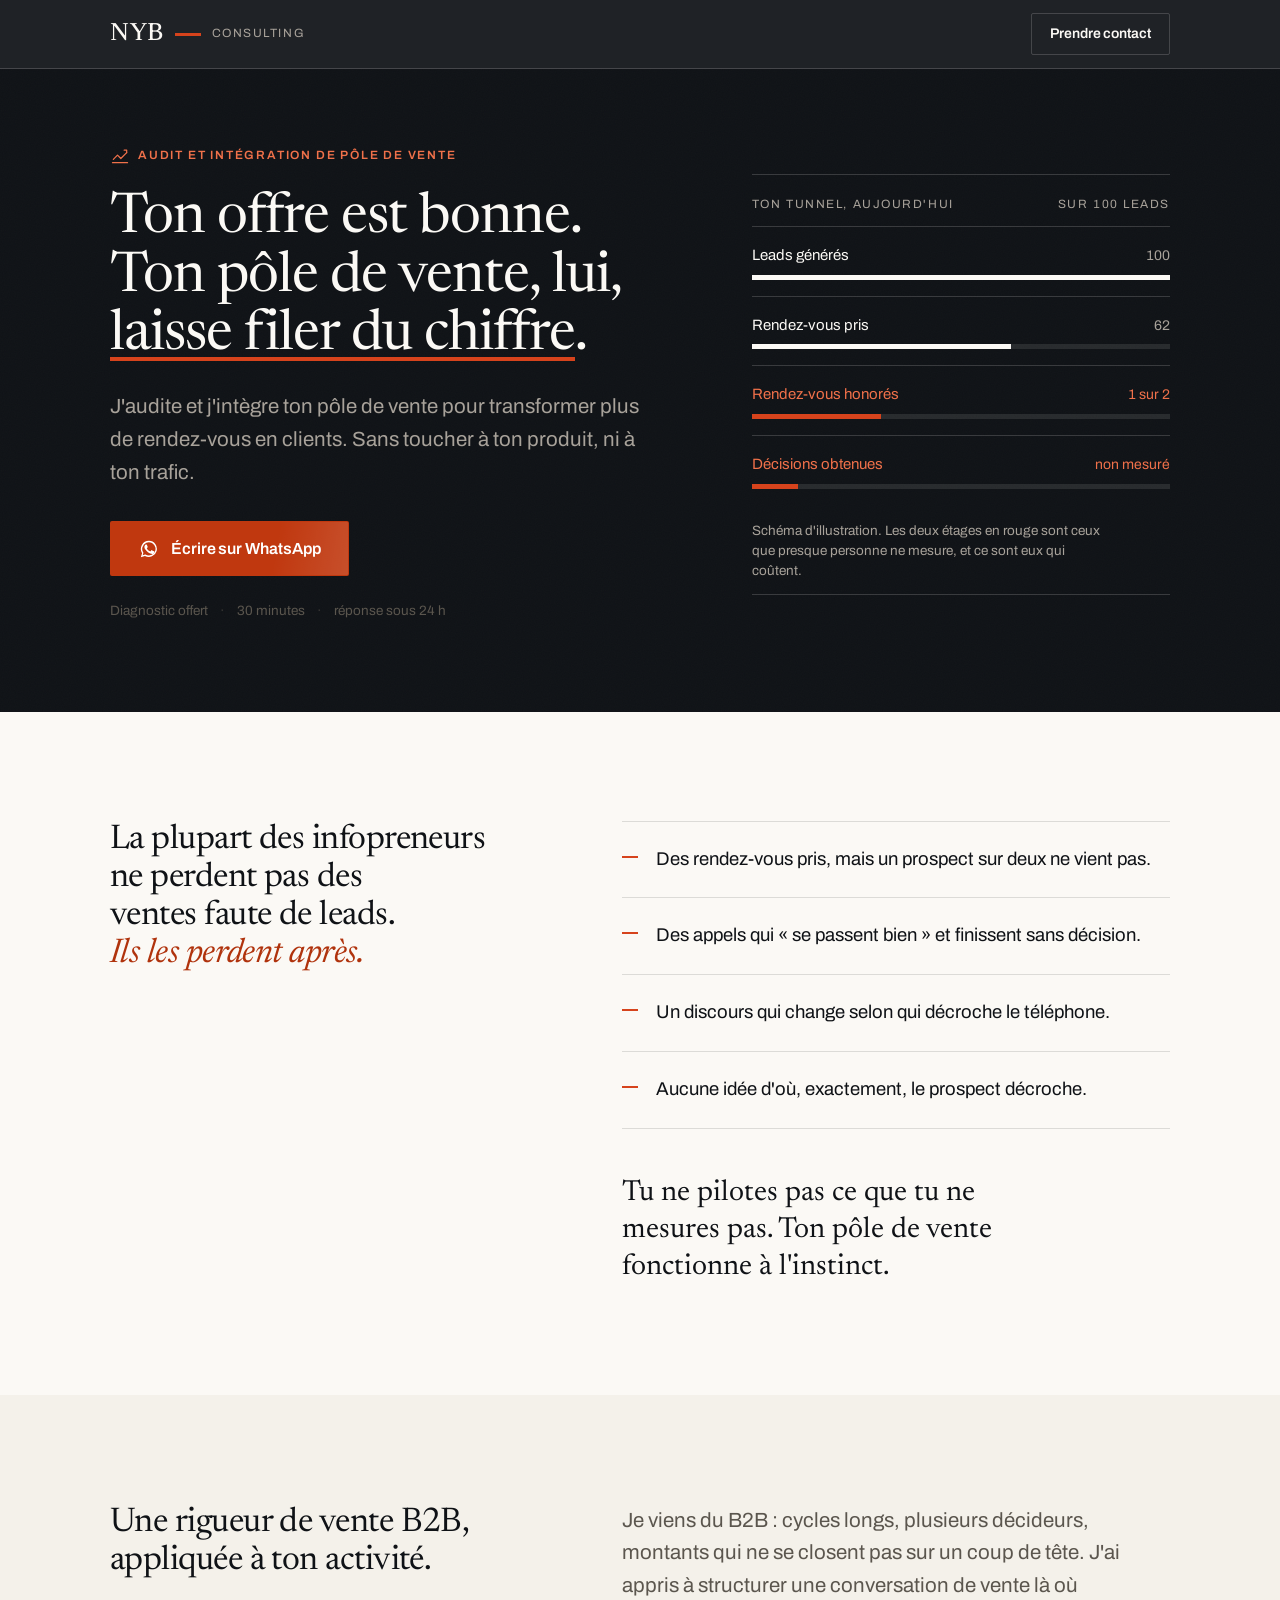
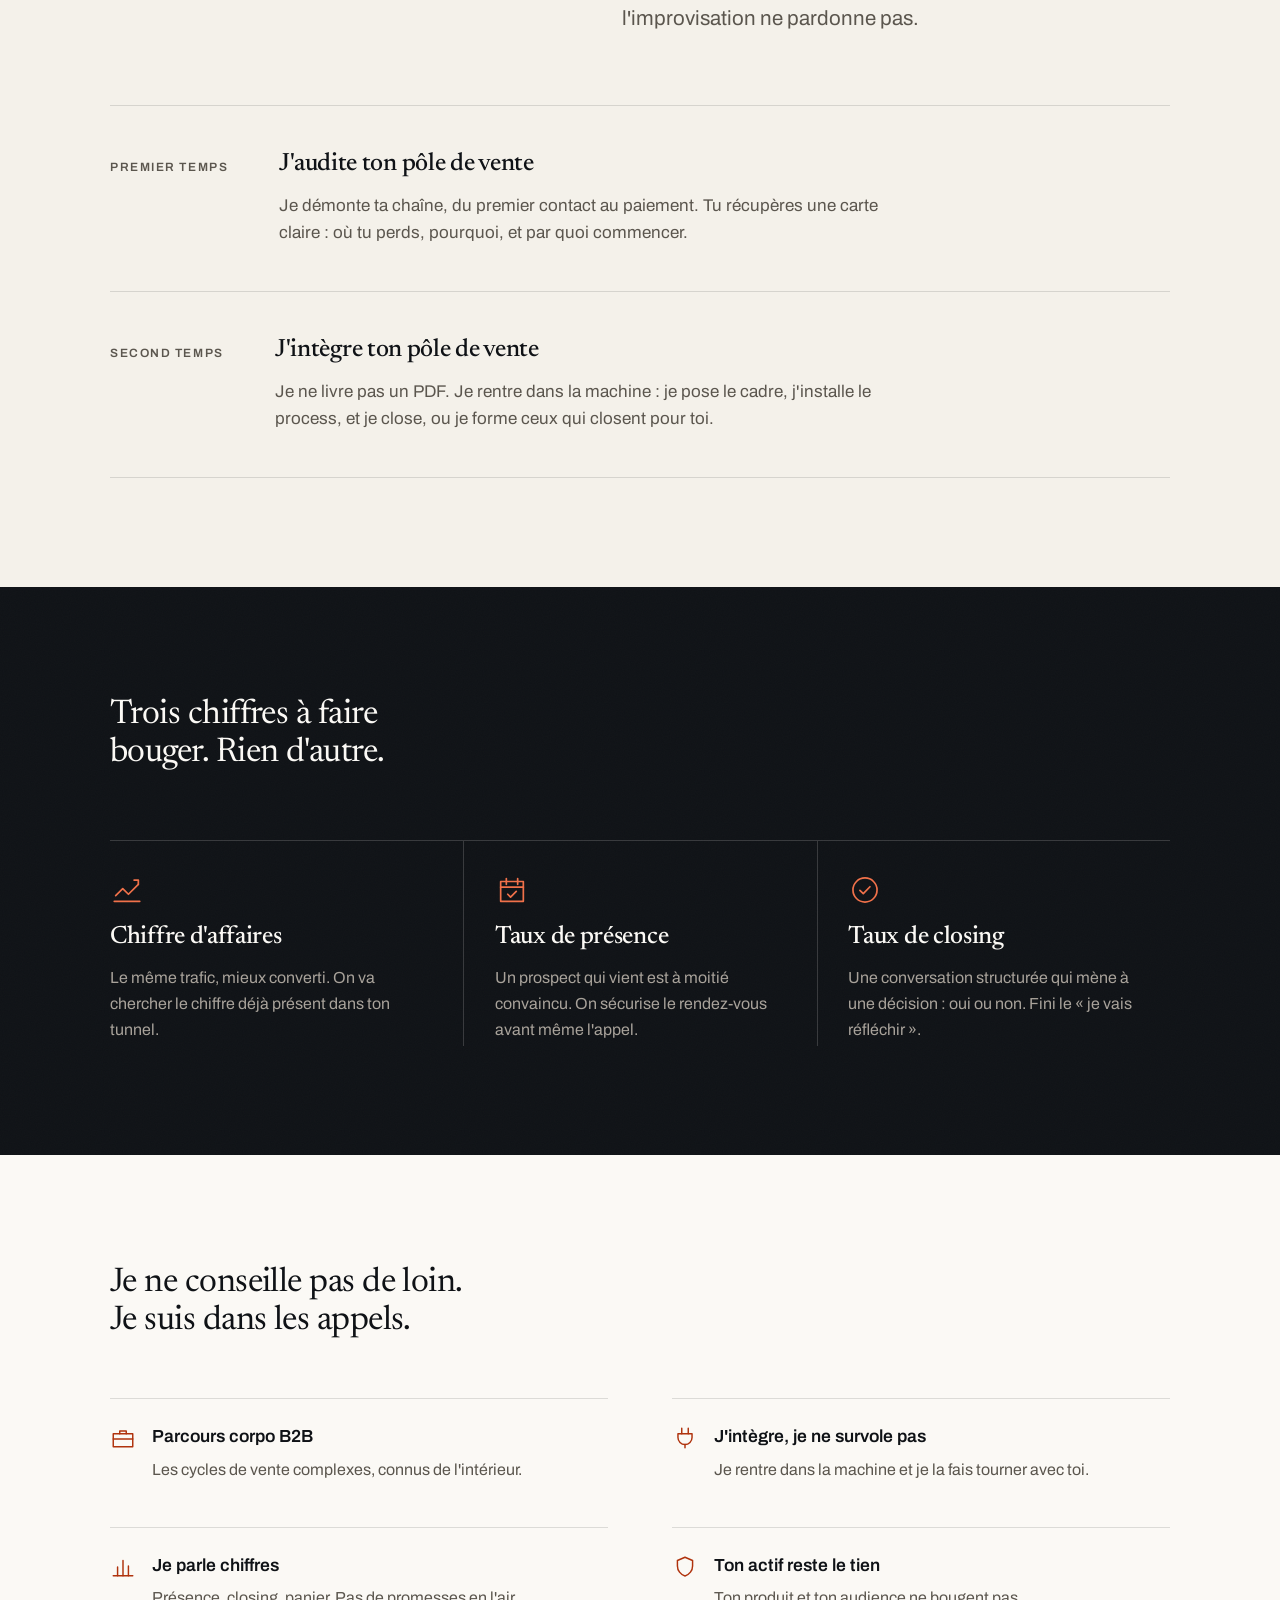
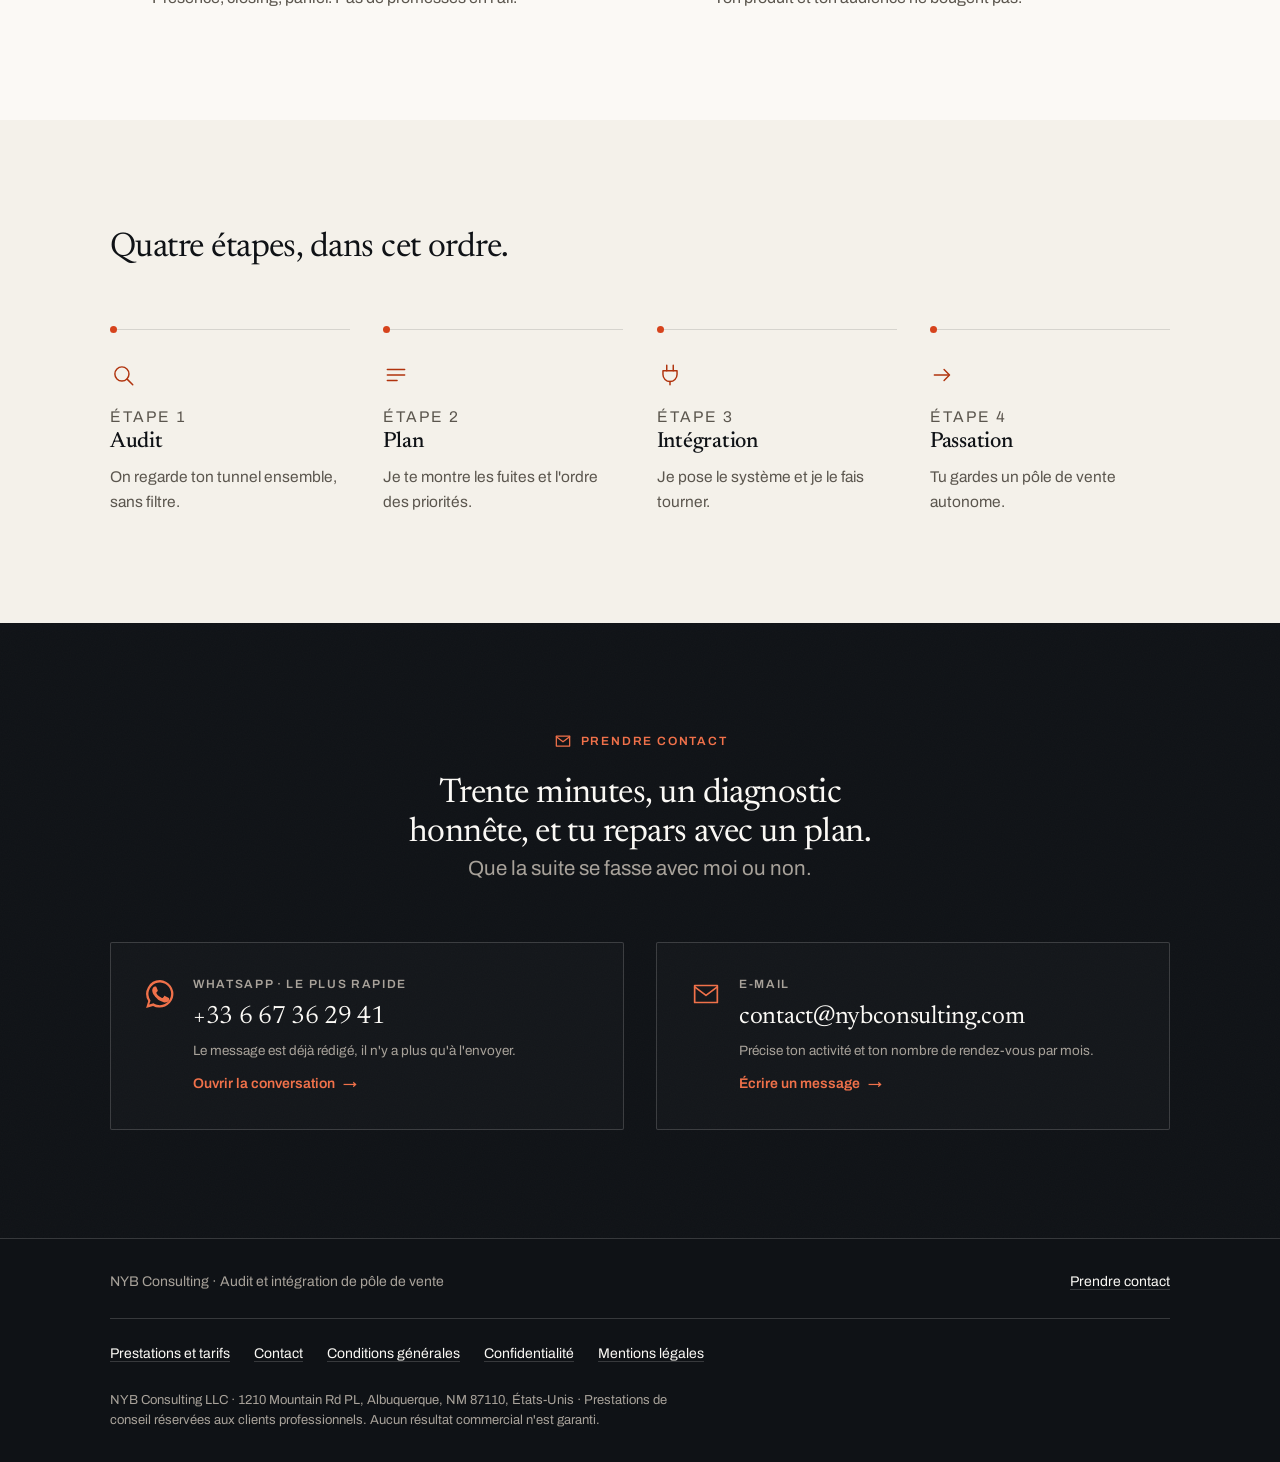
<file: index.html>
<!DOCTYPE html>
<html lang="fr">
<head>
<meta charset="utf-8">
<meta name="viewport" content="width=device-width, initial-scale=1">
<title>NYB Consulting · Audit et intégration de pôle de vente</title>
<meta name="description" content="J'audite et j'intègre ton pôle de vente pour transformer plus de rendez-vous en clients, sans toucher à ton produit ni à ton trafic. Diagnostic offert, 30 minutes.">
<meta name="theme-color" content="#0F1216">
<link rel="canonical" href="https://nybconsulting.com/">
<meta name="robots" content="index, follow">

<meta property="og:type" content="website">
<meta property="og:locale" content="fr_FR">
<meta property="og:site_name" content="NYB Consulting">
<meta property="og:url" content="https://nybconsulting.com/">
<meta property="og:title" content="NYB Consulting · Audit et intégration de pôle de vente">
<meta property="og:description" content="Ton offre est bonne. Ton pôle de vente, lui, laisse filer du chiffre.">
<meta name="twitter:card" content="summary_large_image">

<link rel="icon" href="data:image/svg+xml,<svg xmlns='http://www.w3.org/2000/svg' viewBox='0 0 32 32'><rect width='32' height='32' fill='%230F1216'/><path d='M6 24V8h2.4l7.2 11V8h2.3v16h-2.4L8.3 13v11H6z' fill='%23FBF9F5'/><path d='M20 8h2.6l2.1 4 2.1-4H29l-3.4 6.2V24h-2.3v-9.8L20 8z' fill='%23FBF9F5'/><rect x='6' y='27' width='23' height='2' fill='%23D6431C'/></svg>">

<link rel="preconnect" href="https://fonts.googleapis.com">
<link rel="preconnect" href="https://fonts.gstatic.com" crossorigin>
<link href="https://fonts.googleapis.com/css2?family=Archivo:wght@400;500;600&family=Newsreader:ital,opsz,wght@0,6..72,400;0,6..72,500;1,6..72,400&display=swap" rel="stylesheet">
<link rel="stylesheet" href="pages.css">
<script>document.documentElement.className+=" js"</script>

</head>
<body>

<a class="skip" href="#top">Aller au contenu</a>

<header class="nav">
  <div class="shell nav__in">
    <a class="mark" href="#top" aria-label="NYB Consulting, retour en haut">
      <span class="mark__n">NYB</span>
      <span class="mark__r" aria-hidden="true"></span>
      <span class="mark__s">Consulting</span>
    </a>
    <a class="btn btn--line" href="#contact">Prendre contact</a>
  </div>
  <div class="progress" aria-hidden="true"></div>
</header>

<main id="top">

  <!-- ─────────── ouverture ─────────── -->
  <section class="hero grain">
    <div class="shell hero__in">
      <div class="hero__grid">
        <div>
          <p class="eyebrow" data-ax style="--d:0ms">
            <svg class="ico ico--draw" viewBox="0 0 24 24" aria-hidden="true"><path pathLength="1" d="M3 20h18"/><path pathLength="1" d="M4 16l5-5 4 4 7-7"/><path pathLength="1" d="M20 8V5h-3"/></svg>
            Audit et intégration de pôle de vente
          </p>
          <h1 data-ax style="--d:70ms">Ton offre est bonne.<br>Ton pôle de vente, lui, <span class="strike">laisse filer du chiffre</span>.</h1>
          <p class="lede" data-ax style="--d:150ms">J'audite et j'intègre ton pôle de vente pour transformer plus de rendez-vous en clients. Sans toucher à ton produit, ni à ton trafic.</p>
          <div data-ax style="--d:230ms">
            <a class="btn btn--primary" href="https://wa.me/33667362941?text=Bonjour%2C%20je%20souhaite%20un%20audit%20de%20mon%20p%C3%B4le%20de%20vente." target="_blank" rel="noopener">
              <svg class="ico ico--fill" viewBox="0 0 24 24" aria-hidden="true"><path d="M17.5 14.4c-.3-.2-1.7-.9-2-1-.3-.1-.5-.2-.6.2-.2.3-.7.9-.9 1.1-.2.2-.3.2-.6.1-.3-.2-1.2-.5-2.3-1.4-.9-.8-1.4-1.7-1.6-2-.2-.3 0-.5.1-.6l.5-.5c.1-.2.2-.3.3-.5v-.5c-.1-.2-.6-1.6-.9-2.1-.2-.5-.5-.5-.6-.5h-.6c-.2 0-.5.1-.8.4-.3.3-1 1-1 2.5s1.1 2.9 1.2 3.1c.2.2 2.1 3.2 5.1 4.5.7.3 1.3.5 1.7.6.7.2 1.4.2 1.9.1.6-.1 1.7-.7 1.9-1.4.2-.7.2-1.3.2-1.4-.1-.2-.3-.2-.6-.4z"/><path d="M12 2.2a9.7 9.7 0 0 0-8.3 14.8L2.2 21.8l4.9-1.4A9.7 9.7 0 1 0 12 2.2zm0 17.7c-1.5 0-3-.4-4.3-1.2l-.3-.2-3 .9.9-2.9-.2-.3a8 8 0 1 1 6.9 3.7z"/></svg>
              Écrire sur WhatsApp
            </a>
          </div>
          <p class="meta" data-ax style="--d:290ms"><span>Diagnostic offert</span><span>30 minutes</span><span>réponse sous 24 h</span></p>
        </div>

        <figure class="releve" data-ax style="--d:340ms;margin:0">
          <figcaption class="releve__h"><span>Ton tunnel, aujourd'hui</span><span>Sur 100 leads</span></figcaption>
          <div class="row" style="--i:0;--w:100%">
            <div class="row__top"><span class="row__l">Leads générés</span><span class="row__v">100</span></div>
            <div class="row__track"><div class="row__bar"></div></div>
          </div>
          <div class="row" style="--i:1;--w:62%">
            <div class="row__top"><span class="row__l">Rendez-vous pris</span><span class="row__v">62</span></div>
            <div class="row__track"><div class="row__bar"></div></div>
          </div>
          <div class="row row--leak" style="--i:2;--w:31%">
            <div class="row__top"><span class="row__l">Rendez-vous honorés</span><span class="row__v">1 sur 2</span></div>
            <div class="row__track"><div class="row__bar"></div></div>
          </div>
          <div class="row row--leak" style="--i:3;--w:11%">
            <div class="row__top"><span class="row__l">Décisions obtenues</span><span class="row__v">non mesuré</span></div>
            <div class="row__track"><div class="row__bar"></div></div>
          </div>
          <p class="releve__n">Schéma d'illustration. Les deux étages en rouge sont ceux que presque personne ne mesure, et ce sont eux qui coûtent.</p>
        </figure>
      </div>
    </div>
  </section>

  <!-- ─────────── le problème ─────────── -->
  <section class="section" id="probleme">
    <div class="shell split">
      <h2>La plupart des infopreneurs ne perdent pas des ventes faute de leads.<br><span class="em">Ils les perdent après.</span></h2>
      <div>
        <ul class="fuites" data-ax>
          <li>Des rendez-vous pris, mais un prospect sur deux ne vient pas.</li>
          <li>Des appels qui « se passent bien » et finissent sans décision.</li>
          <li>Un discours qui change selon qui décroche le téléphone.</li>
          <li>Aucune idée d'où, exactement, le prospect décroche.</li>
        </ul>
        <p class="verdict" data-ax>Tu ne pilotes pas ce que tu ne mesures pas. Ton pôle de vente fonctionne à l'instinct.</p>
      </div>
    </div>
  </section>

  <!-- ─────────── la méthode ─────────── -->
  <section class="section" id="methode" style="background:var(--paper-2)">
    <div class="shell">
      <div class="split">
        <h2>Une rigueur de vente B2B, appliquée à ton activité.</h2>
        <p class="lede">Je viens du B2B : cycles longs, plusieurs décideurs, montants qui ne se closent pas sur un coup de tête. J'ai appris à structurer une conversation de vente là où l'improvisation ne pardonne pas.</p>
      </div>

      <div class="temps">
        <article class="temp" data-ax>
          <p class="temp__k">Premier temps</p>
          <div>
            <h3>J'audite ton pôle de vente</h3>
            <p>Je démonte ta chaîne, du premier contact au paiement. Tu récupères une carte claire : où tu perds, pourquoi, et par quoi commencer.</p>
          </div>
        </article>
        <article class="temp" data-ax>
          <p class="temp__k">Second temps</p>
          <div>
            <h3>J'intègre ton pôle de vente</h3>
            <p>Je ne livre pas un PDF. Je rentre dans la machine : je pose le cadre, j'installe le process, et je close, ou je forme ceux qui closent pour toi.</p>
          </div>
        </article>
      </div>
    </div>
  </section>

  <!-- ─────────── les leviers ─────────── -->
  <section class="section dark grain" id="leviers">
    <div class="shell">
      <h2>Trois chiffres à faire bouger. Rien d'autre.</h2>
      <div class="leviers">
        <article class="levier" data-ax>
          <svg class="ico ico--xl ico--draw levier__i" viewBox="0 0 24 24" aria-hidden="true"><path pathLength="1" d="M3 20h18"/><path pathLength="1" d="M4 16l5-5 4 4 7-7"/><path pathLength="1" d="M20 8V5h-3"/></svg>
          <h3>Chiffre d'affaires</h3>
          <p>Le même trafic, mieux converti. On va chercher le chiffre déjà présent dans ton tunnel.</p>
        </article>
        <article class="levier" data-ax>
          <svg class="ico ico--xl ico--draw levier__i" viewBox="0 0 24 24" aria-hidden="true"><path pathLength="1" d="M4 6h16v14H4z"/><path pathLength="1" d="M4 10h16"/><path pathLength="1" d="M8 4v4"/><path pathLength="1" d="M16 4v4"/><path pathLength="1" d="M9 15l2 2 4-4"/></svg>
          <h3>Taux de présence</h3>
          <p>Un prospect qui vient est à moitié convaincu. On sécurise le rendez-vous avant même l'appel.</p>
        </article>
        <article class="levier" data-ax>
          <svg class="ico ico--xl ico--draw levier__i" viewBox="0 0 24 24" aria-hidden="true"><circle pathLength="1" cx="12" cy="12" r="8.5"/><path pathLength="1" d="M8.4 12.2l2.4 2.4 4.7-4.9"/></svg>
          <h3>Taux de closing</h3>
          <p>Une conversation structurée qui mène à une décision : oui ou non. Fini le « je vais réfléchir ».</p>
        </article>
      </div>
    </div>
  </section>

  <!-- ─────────── pourquoi lui ─────────── -->
  <section class="section" id="pourquoi">
    <div class="shell">
      <h2>Je ne conseille pas de loin. Je suis dans les appels.</h2>
      <ul class="args">
        <li data-ax>
          <svg class="ico ico--lg" viewBox="0 0 24 24" aria-hidden="true"><path d="M3 8h18v12H3z"/><path d="M9 8V5.5h6V8"/><path d="M3 13h18"/></svg>
          <div><b>Parcours corpo B2B</b><span>Les cycles de vente complexes, connus de l'intérieur.</span></div>
        </li>
        <li data-ax>
          <svg class="ico ico--lg" viewBox="0 0 24 24" aria-hidden="true"><path d="M9 3v5M15 3v5"/><path d="M5.5 8h13v3.5a6.5 6.5 0 0 1-13 0z"/><path d="M12 18v3"/></svg>
          <div><b>J'intègre, je ne survole pas</b><span>Je rentre dans la machine et je la fais tourner avec toi.</span></div>
        </li>
        <li data-ax>
          <svg class="ico ico--lg" viewBox="0 0 24 24" aria-hidden="true"><path d="M3 20h18"/><path d="M7 20v-8M12 20V6M17 20v-9"/></svg>
          <div><b>Je parle chiffres</b><span>Présence, closing, panier. Pas de promesses en l'air.</span></div>
        </li>
        <li data-ax>
          <svg class="ico ico--lg" viewBox="0 0 24 24" aria-hidden="true"><path d="M12 3l7 3v5c0 4.2-2.9 8.1-7 9.3C7.9 19.1 5 15.2 5 11V6z"/></svg>
          <div><b>Ton actif reste le tien</b><span>Ton produit et ton audience ne bougent pas.</span></div>
        </li>
      </ul>
    </div>
  </section>

  <!-- ─────────── déroulé ─────────── -->
  <section class="section" id="deroule" style="background:var(--paper-2)">
    <div class="shell">
      <h2>Quatre étapes, dans cet ordre.</h2>
      <div class="flow">
        <article class="etape" data-ax>
          <svg class="ico ico--lg etape__i" viewBox="0 0 24 24" aria-hidden="true"><circle cx="11" cy="11" r="6.5"/><path d="M15.8 15.8L21 21"/></svg>
          <p class="etape__k">Étape 1</p>
          <h3>Audit</h3>
          <p>On regarde ton tunnel ensemble, sans filtre.</p>
        </article>
        <article class="etape" data-ax>
          <svg class="ico ico--lg etape__i" viewBox="0 0 24 24" aria-hidden="true"><path d="M4 7h16M4 12h16M4 17h9"/></svg>
          <p class="etape__k">Étape 2</p>
          <h3>Plan</h3>
          <p>Je te montre les fuites et l'ordre des priorités.</p>
        </article>
        <article class="etape" data-ax>
          <svg class="ico ico--lg etape__i" viewBox="0 0 24 24" aria-hidden="true"><path d="M9 3v5M15 3v5"/><path d="M5.5 8h13v3.5a6.5 6.5 0 0 1-13 0z"/><path d="M12 18v3"/></svg>
          <p class="etape__k">Étape 3</p>
          <h3>Intégration</h3>
          <p>Je pose le système et je le fais tourner.</p>
        </article>
        <article class="etape" data-ax>
          <svg class="ico ico--lg etape__i" viewBox="0 0 24 24" aria-hidden="true"><path d="M4 12h13"/><path d="M13 7l5 5-5 5"/></svg>
          <p class="etape__k">Étape 4</p>
          <h3>Passation</h3>
          <p>Tu gardes un pôle de vente autonome.</p>
        </article>
      </div>
    </div>
  </section>

  <!-- ─────────── prendre contact ─────────── -->
  <section class="section dark grain" id="contact">
    <div class="shell">
      <div class="centre" style="max-width:44rem">
        <p class="eyebrow">
          <svg class="ico" viewBox="0 0 24 24" aria-hidden="true"><path d="M4 6h16v12H4z"/><path d="M4 7l8 6 8-6"/></svg>
          Prendre contact
        </p>
        <h2 style="max-width:none">Trente minutes, un diagnostic honnête, et tu repars avec un plan.</h2>
        <p class="lede">Que la suite se fasse avec moi ou non.</p>
      </div>

      <div class="canaux">
        <a class="canal" data-ax href="https://wa.me/33667362941?text=Bonjour%2C%20je%20souhaite%20un%20audit%20de%20mon%20p%C3%B4le%20de%20vente." target="_blank" rel="noopener">
          <svg class="ico ico--xl ico--fill canal__i" viewBox="0 0 24 24" aria-hidden="true"><path d="M17.5 14.4c-.3-.2-1.7-.9-2-1-.3-.1-.5-.2-.6.2-.2.3-.7.9-.9 1.1-.2.2-.3.2-.6.1-.3-.2-1.2-.5-2.3-1.4-.9-.8-1.4-1.7-1.6-2-.2-.3 0-.5.1-.6l.5-.5c.1-.2.2-.3.3-.5v-.5c-.1-.2-.6-1.6-.9-2.1-.2-.5-.5-.5-.6-.5h-.6c-.2 0-.5.1-.8.4-.3.3-1 1-1 2.5s1.1 2.9 1.2 3.1c.2.2 2.1 3.2 5.1 4.5.7.3 1.3.5 1.7.6.7.2 1.4.2 1.9.1.6-.1 1.7-.7 1.9-1.4.2-.7.2-1.3.2-1.4-.1-.2-.3-.2-.6-.4z"/><path d="M12 2.2a9.7 9.7 0 0 0-8.3 14.8L2.2 21.8l4.9-1.4A9.7 9.7 0 1 0 12 2.2zm0 17.7c-1.5 0-3-.4-4.3-1.2l-.3-.2-3 .9.9-2.9-.2-.3a8 8 0 1 1 6.9 3.7z"/></svg>
          <div>
            <p class="canal__k">WhatsApp · le plus rapide</p>
            <p class="canal__v">+33 6 67 36 29 41</p>
            <p class="canal__n">Le message est déjà rédigé, il n'y a plus qu'à l'envoyer.</p>
            <span class="canal__go">Ouvrir la conversation <i aria-hidden="true">→</i></span>
          </div>
        </a>

        <a class="canal" data-ax href="mailto:contact@nybconsulting.com?subject=Demande%20d%27audit%20de%20p%C3%B4le%20de%20vente">
          <svg class="ico ico--xl canal__i" viewBox="0 0 24 24" aria-hidden="true"><path d="M4 6h16v12H4z"/><path d="M4 7l8 6 8-6"/></svg>
          <div>
            <p class="canal__k">E-mail</p>
            <p class="canal__v">contact@nybconsulting.com</p>
            <p class="canal__n">Précise ton activité et ton nombre de rendez-vous par mois.</p>
            <span class="canal__go">Écrire un message <i aria-hidden="true">→</i></span>
          </div>
        </a>
      </div>
    </div>
  </section>

</main>

<footer class="foot">
  <div class="shell foot__in">
    <div class="foot__top">
      <span>NYB Consulting · Audit et intégration de pôle de vente</span>
      <span><a href="#contact">Prendre contact</a></span>
    </div>
    <ul class="foot__nav">
      <li><a href="prestations.html">Prestations et tarifs</a></li>
      <li><a href="contact.html">Contact</a></li>
      <li><a href="conditions-generales.html">Conditions générales</a></li>
      <li><a href="confidentialite.html">Confidentialité</a></li>
      <li><a href="mentions-legales.html">Mentions légales</a></li>
    </ul>
    <p class="foot__legal">NYB Consulting LLC · 1210 Mountain Rd PL, Albuquerque, NM 87110, États-Unis · Prestations de conseil réservées aux clients professionnels. Aucun résultat commercial n'est garanti.</p>
  </div>
</footer>

<script src="pages.js" defer></script>

</body>
</html>
</file>
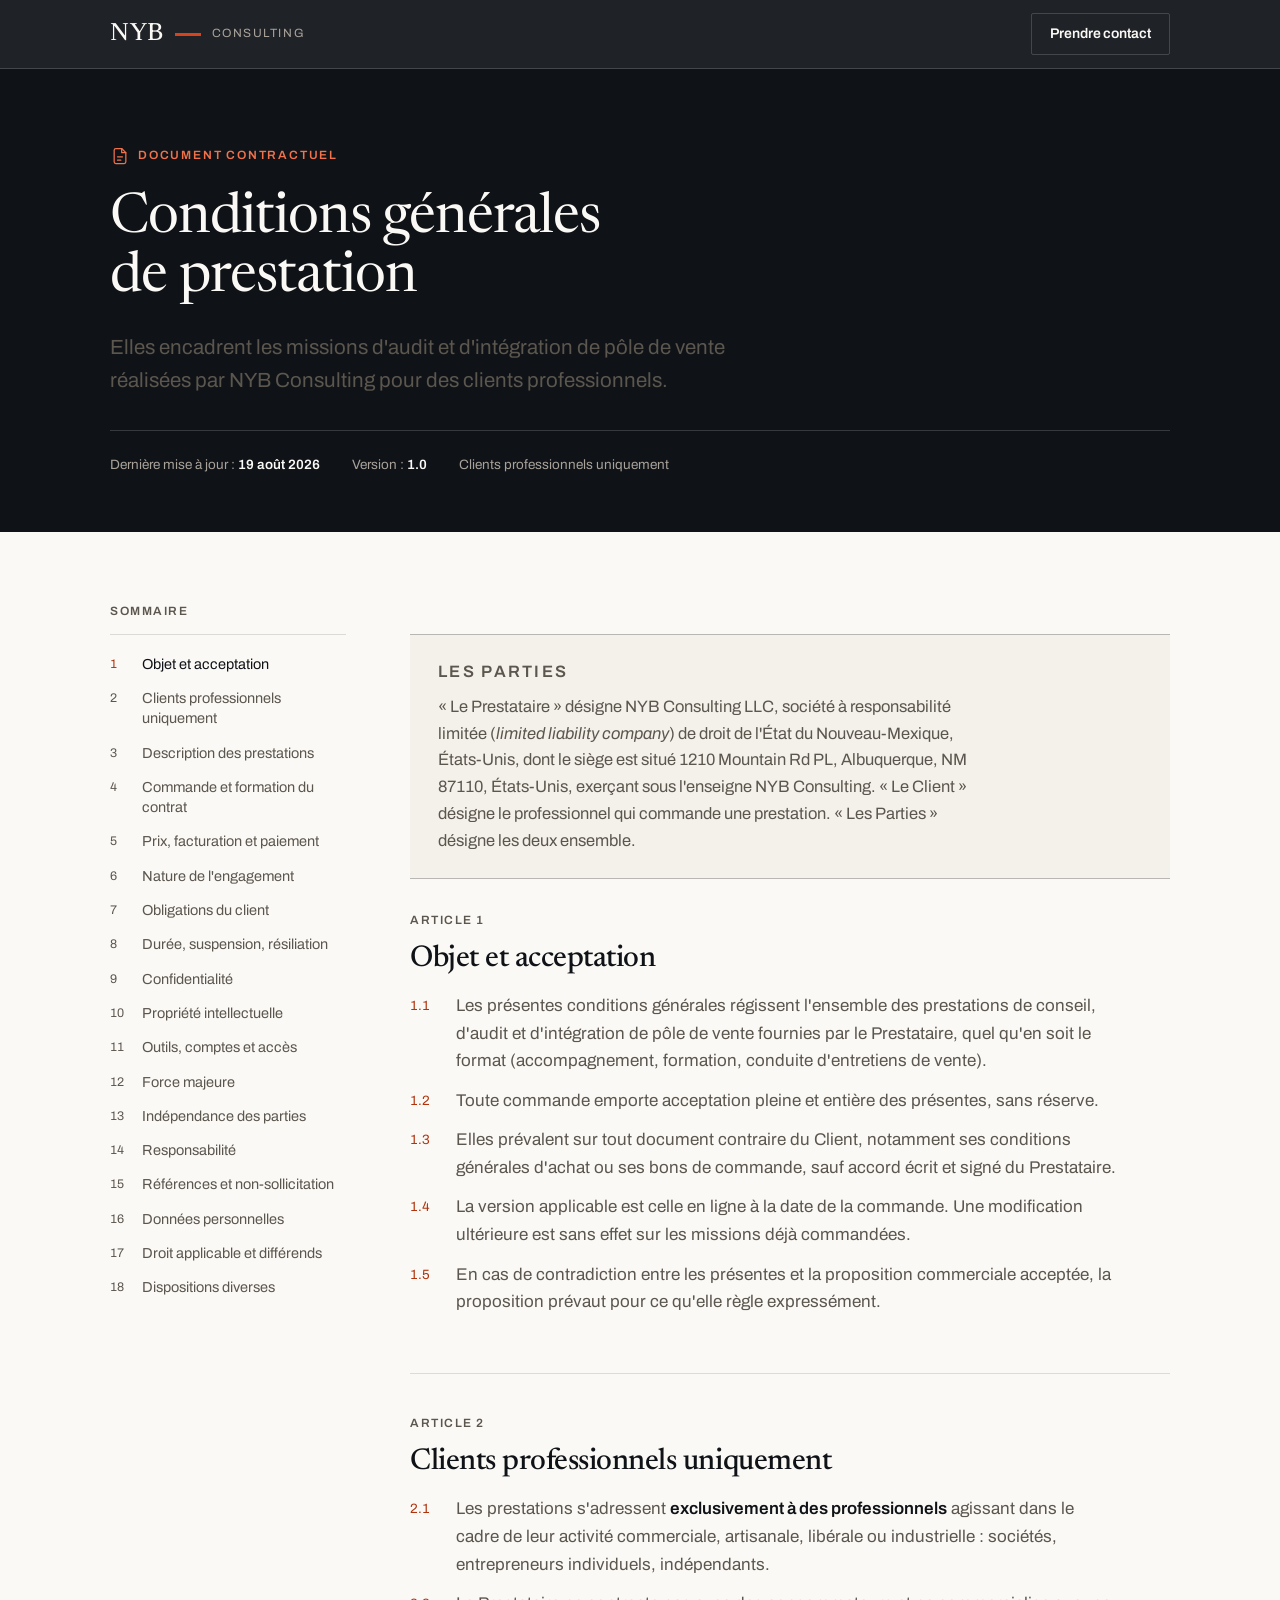
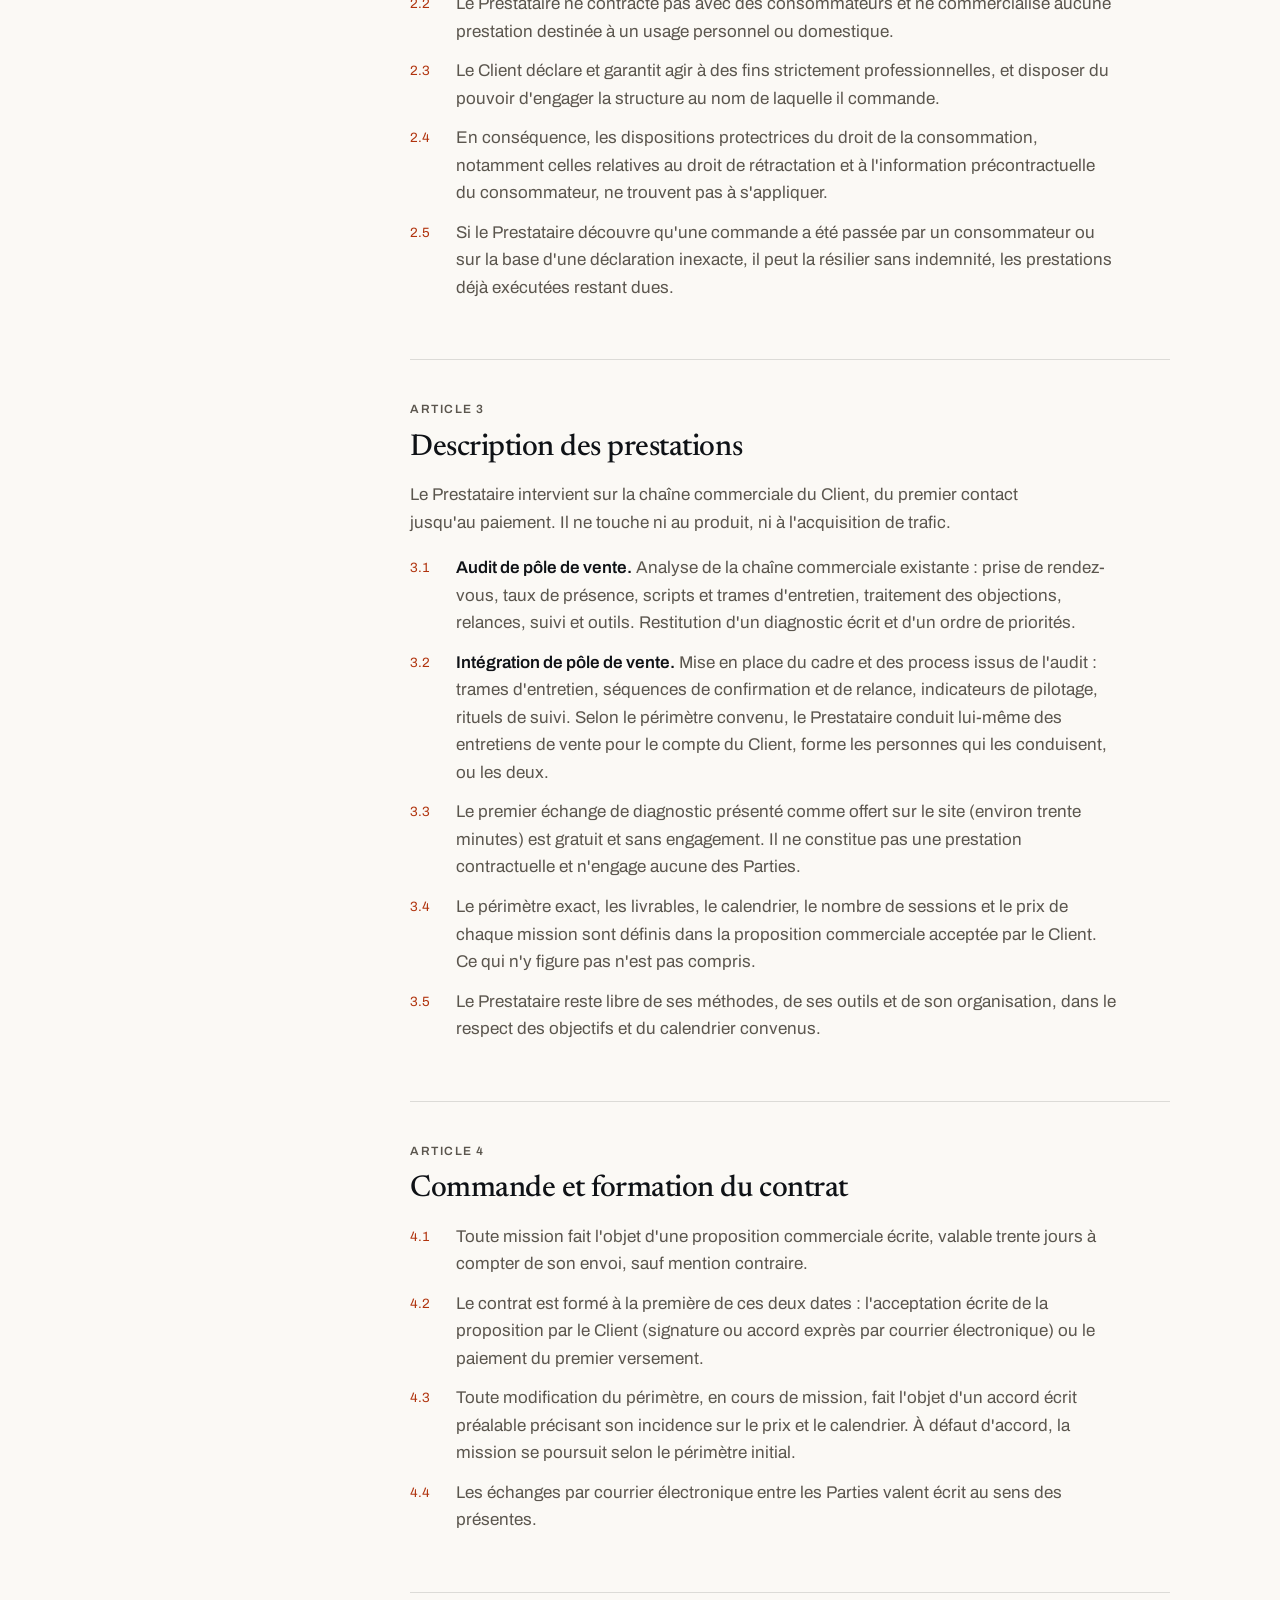
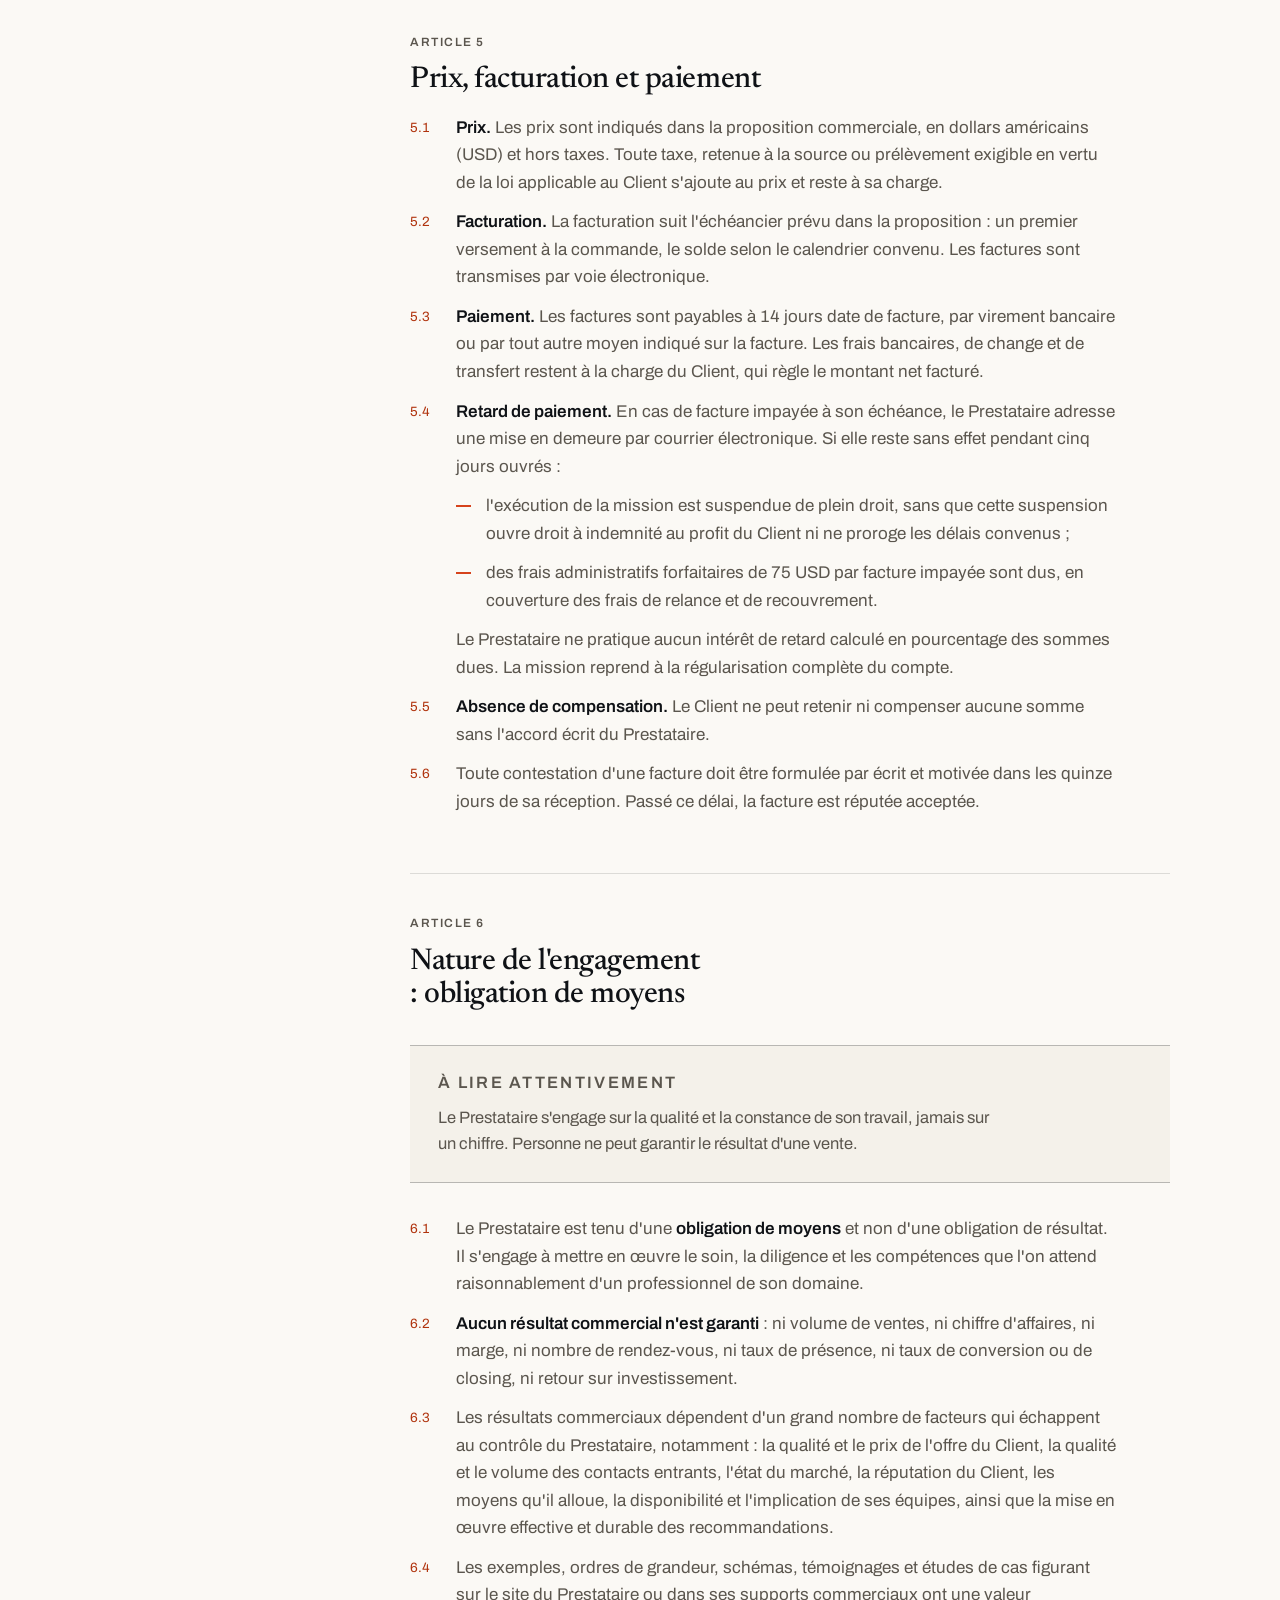
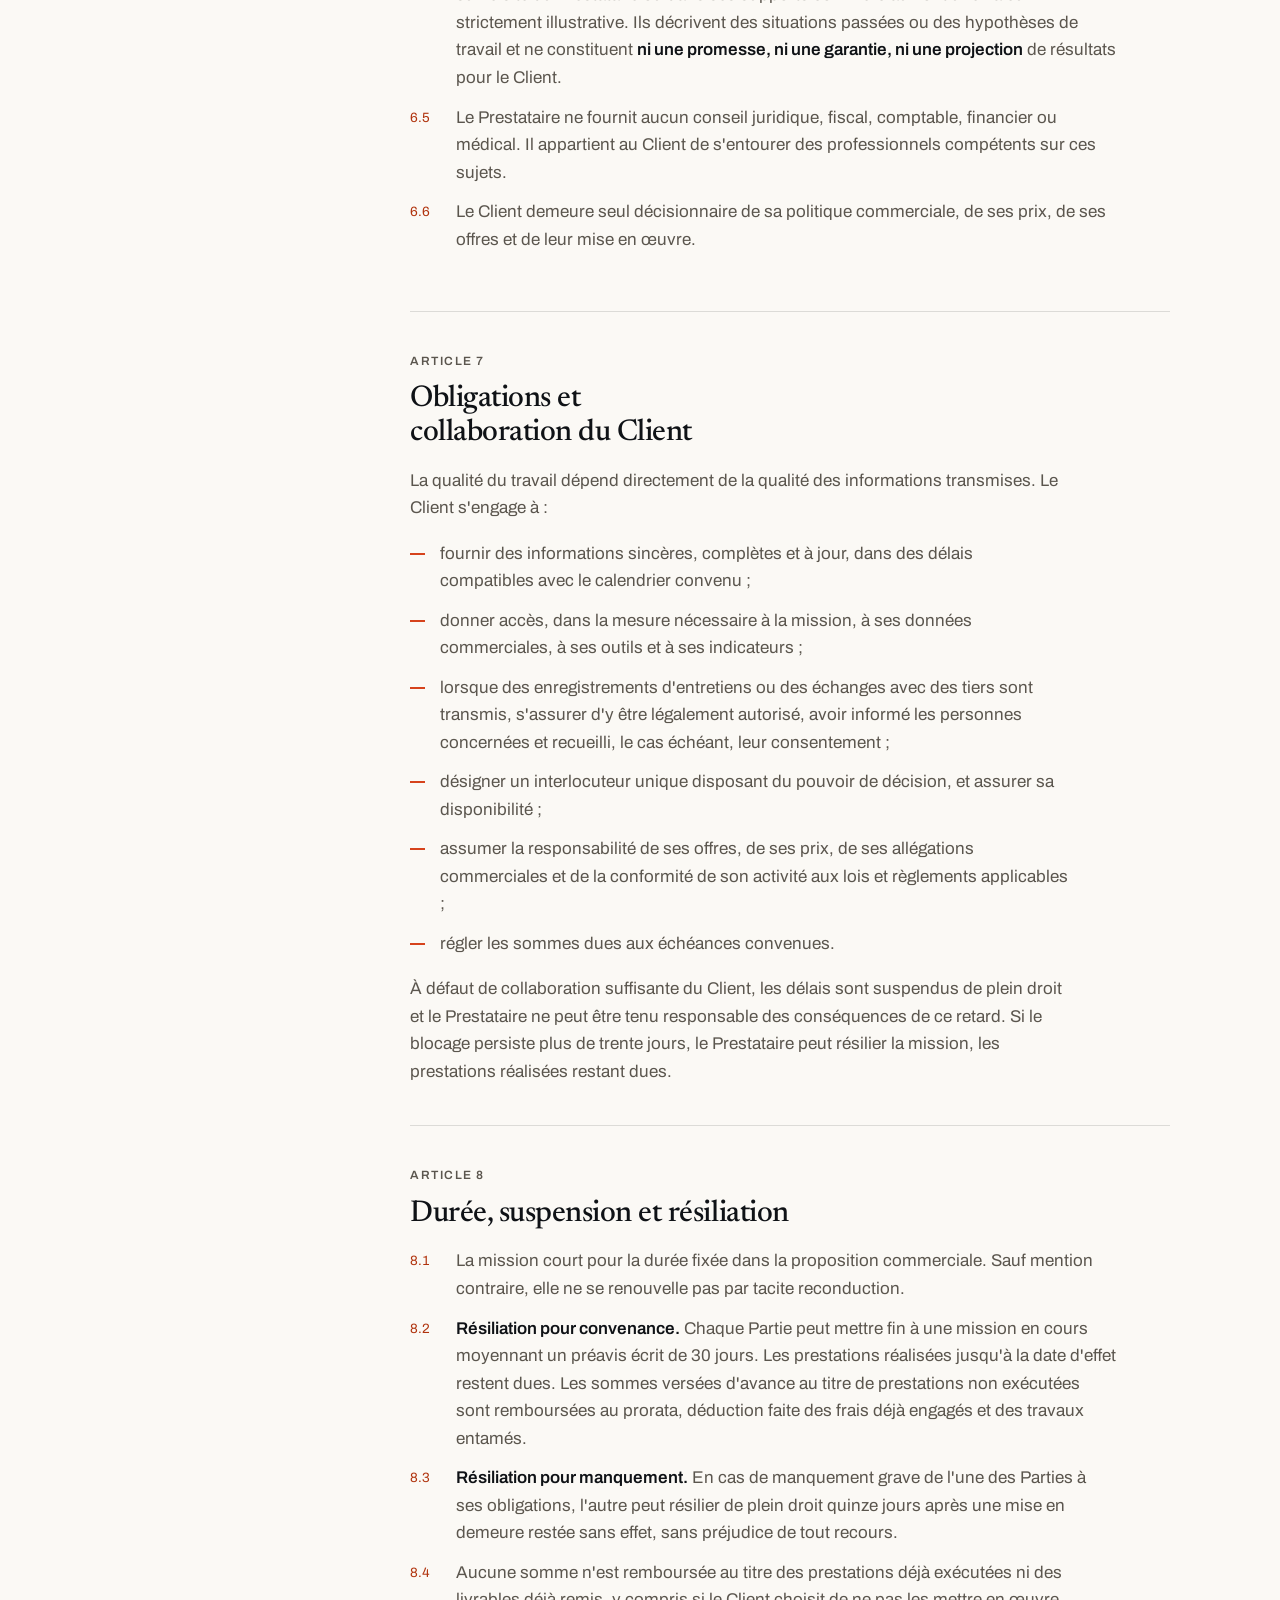
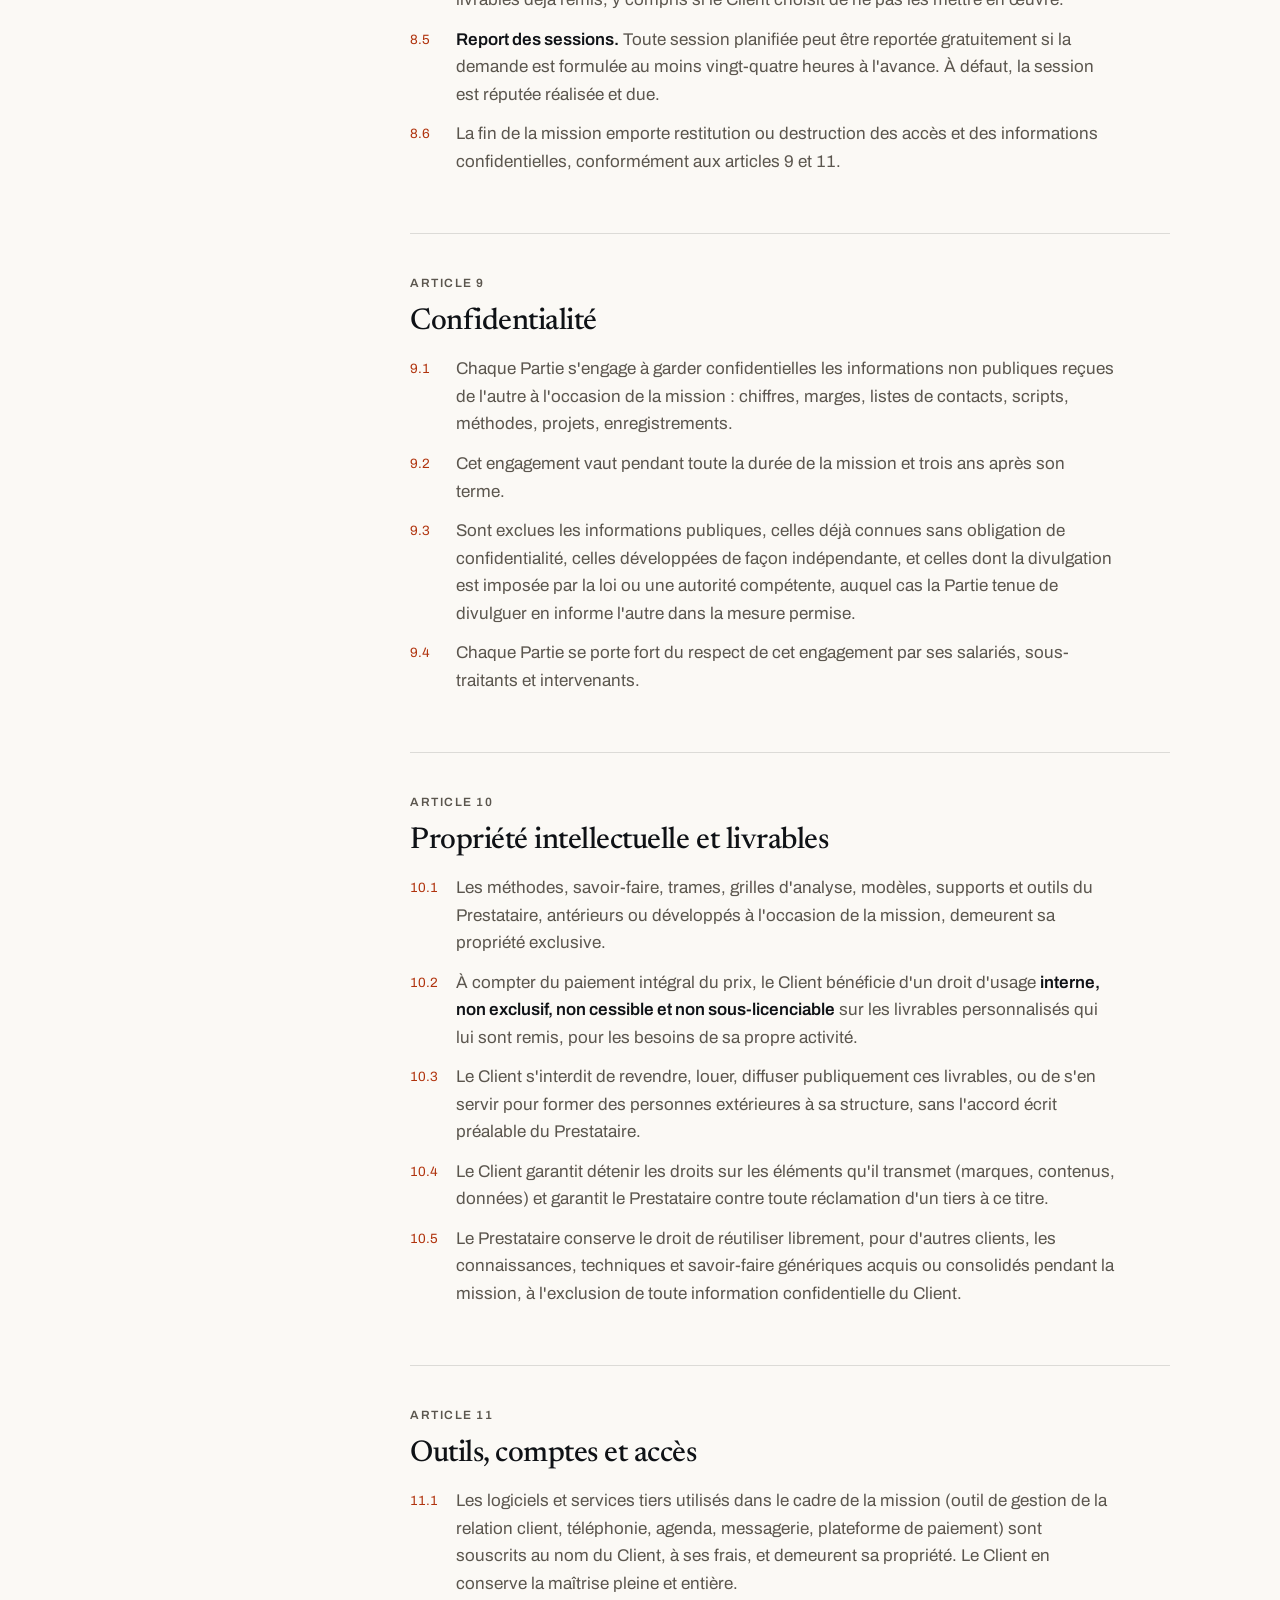
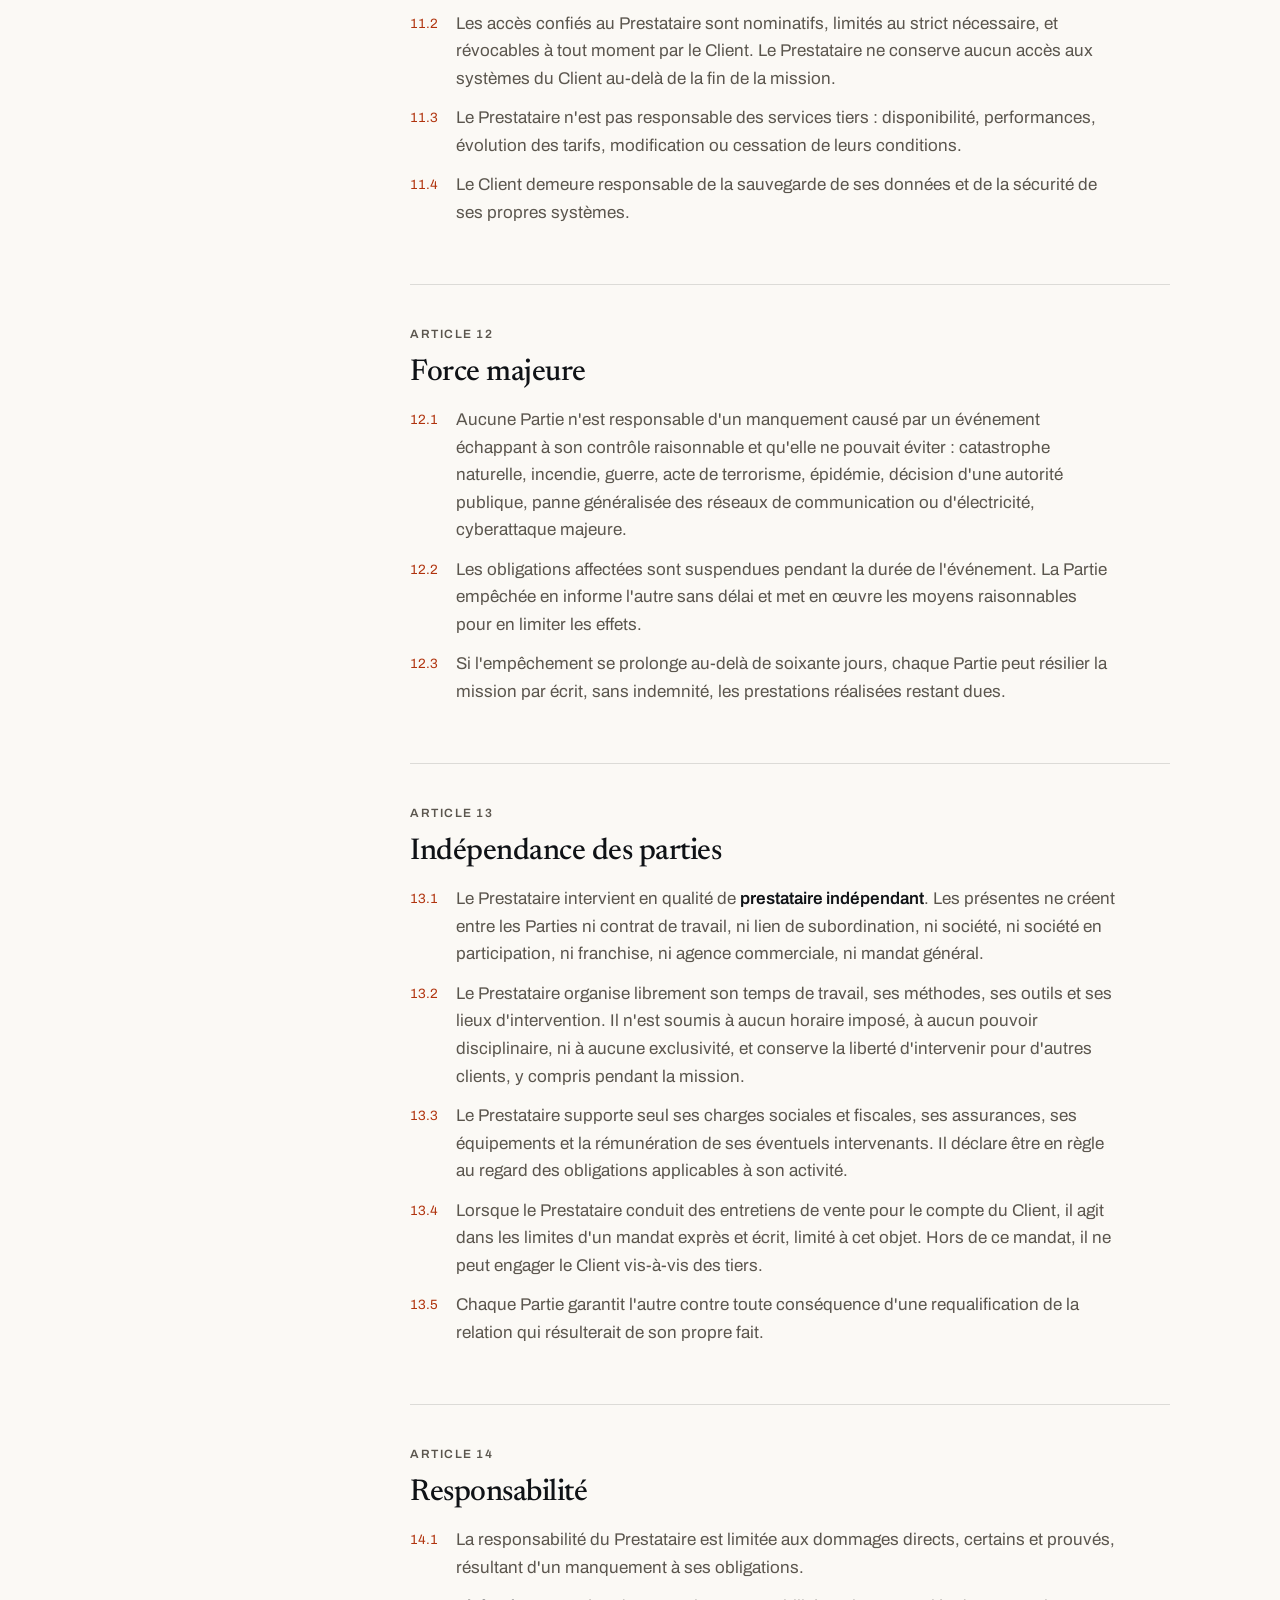
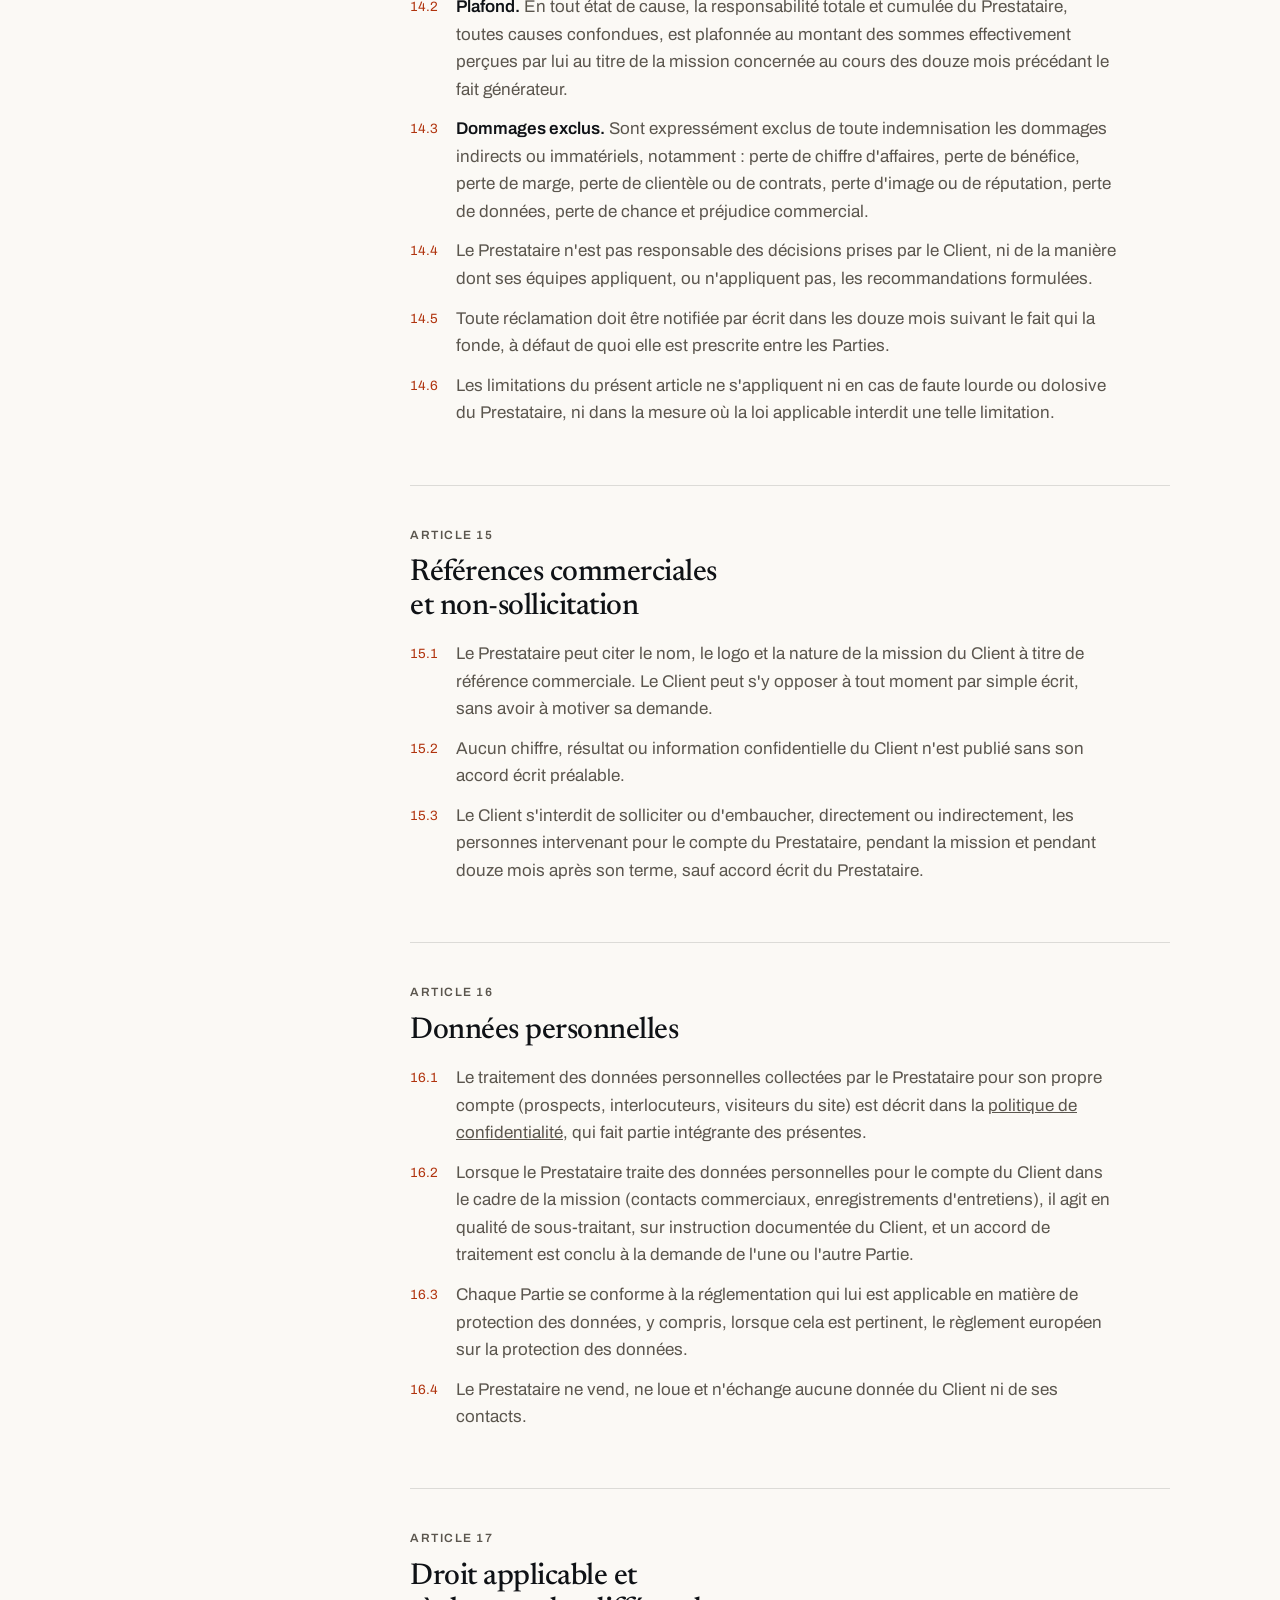
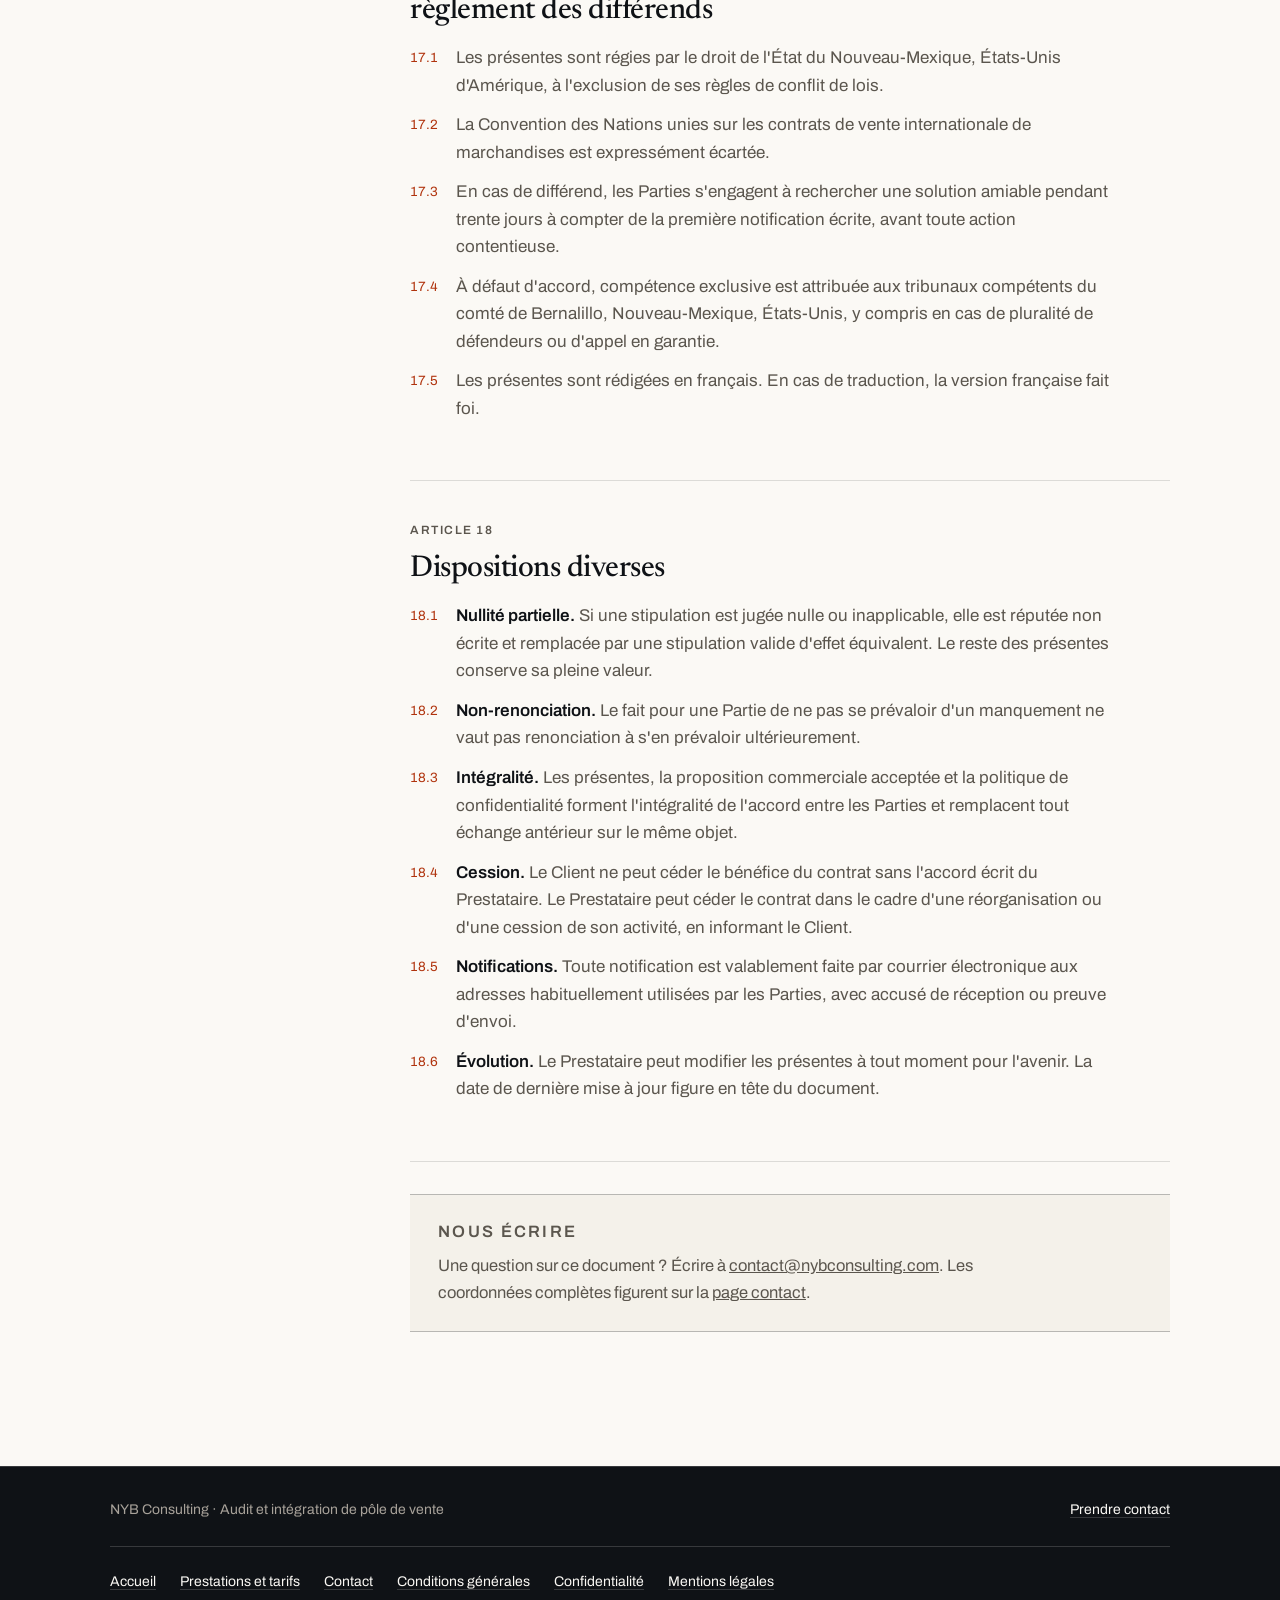
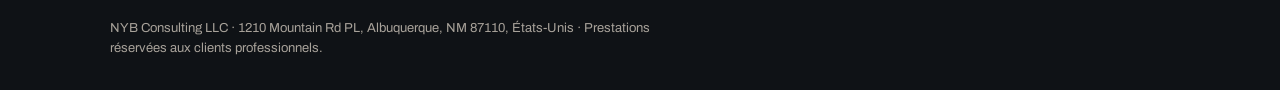
<file: conditions-generales.html>
<!DOCTYPE html>
<html lang="fr">
<head>
<meta charset="utf-8">
<meta name="viewport" content="width=device-width, initial-scale=1">
<title>Conditions générales de prestation · NYB Consulting</title>
<meta name="description" content="Conditions générales de prestation de NYB Consulting : audit et intégration de pôle de vente. Prestations réservées aux clients professionnels.">
<meta name="theme-color" content="#0F1216">
<link rel="canonical" href="https://nybconsulting.com/conditions-generales.html">
<meta name="robots" content="index, follow">
<meta property="og:type" content="website">
<meta property="og:locale" content="fr_FR">
<meta property="og:site_name" content="NYB Consulting">
<meta property="og:url" content="https://nybconsulting.com/conditions-generales.html">
<meta property="og:title" content="Conditions générales de prestation · NYB Consulting">
<meta property="og:description" content="Conditions générales de prestation de NYB Consulting : audit et intégration de pôle de vente. Prestations réservées aux clients professionnels.">
<link rel="icon" href="data:image/svg+xml,<svg xmlns='http://www.w3.org/2000/svg' viewBox='0 0 32 32'><rect width='32' height='32' fill='%230F1216'/><path d='M6 24V8h2.4l7.2 11V8h2.3v16h-2.4L8.3 13v11H6z' fill='%23FBF9F5'/><path d='M20 8h2.6l2.1 4 2.1-4H29l-3.4 6.2V24h-2.3v-9.8L20 8z' fill='%23FBF9F5'/><rect x='6' y='27' width='23' height='2' fill='%23D6431C'/></svg>">
<link rel="preconnect" href="https://fonts.googleapis.com">
<link rel="preconnect" href="https://fonts.gstatic.com" crossorigin>
<link href="https://fonts.googleapis.com/css2?family=Archivo:wght@400;500;600&family=Newsreader:ital,opsz,wght@0,6..72,400;0,6..72,500;1,6..72,400&display=swap" rel="stylesheet">
<link rel="stylesheet" href="pages.css">
<script>document.documentElement.className+=" js"</script>

</head>
<body>

<a class="skip" href="#doc">Aller au contenu</a>

<header class="nav">
  <div class="shell nav__in">
    <a class="mark" href="index.html" aria-label="NYB Consulting, retour à l'accueil">
      <span class="mark__n">NYB</span>
      <span class="mark__r" aria-hidden="true"></span>
      <span class="mark__s">Consulting</span>
    </a>
    <a class="btn btn--line" href="index.html#contact">Prendre contact</a>
  </div>
  <div class="progress" aria-hidden="true"></div>
</header>

<main>

<section class="doc-head">
  <div class="shell">
    <p class="eyebrow" data-ax>
      <svg class="ico" viewBox="0 0 24 24" aria-hidden="true"><path d="M14 3H7a2 2 0 0 0-2 2v14a2 2 0 0 0 2 2h10a2 2 0 0 0 2-2V8z"/><path d="M14 3v5h5"/><path d="M9 13h6M9 17h4"/></svg>
      Document contractuel
    </p>
    <h1 data-ax>Conditions générales de prestation</h1>
    <p class="lede" data-ax>Elles encadrent les missions d'audit et d'intégration de pôle de vente réalisées par NYB Consulting pour des clients professionnels.</p>
    <p class="stamp" data-ax>
      <span>Dernière mise à jour : <b>19 août 2026</b></span>
      <span>Version : <b>1.0</b></span>
      <span>Clients professionnels uniquement</span>
    </p>
  </div>
</section>

<section class="doc" id="doc">
  <div class="shell doc__grid">

    <details class="toc" open>
      <summary>Sommaire</summary>
      <ol>
        <li><a href="#art-1">Objet et acceptation</a></li>
        <li><a href="#art-2">Clients professionnels uniquement</a></li>
        <li><a href="#art-3">Description des prestations</a></li>
        <li><a href="#art-4">Commande et formation du contrat</a></li>
        <li><a href="#art-5">Prix, facturation et paiement</a></li>
        <li><a href="#art-6">Nature de l'engagement</a></li>
        <li><a href="#art-7">Obligations du client</a></li>
        <li><a href="#art-8">Durée, suspension, résiliation</a></li>
        <li><a href="#art-9">Confidentialité</a></li>
        <li><a href="#art-10">Propriété intellectuelle</a></li>
        <li><a href="#art-11">Outils, comptes et accès</a></li>
        <li><a href="#art-12">Force majeure</a></li>
        <li><a href="#art-13">Indépendance des parties</a></li>
        <li><a href="#art-14">Responsabilité</a></li>
        <li><a href="#art-15">Références et non-sollicitation</a></li>
        <li><a href="#art-16">Données personnelles</a></li>
        <li><a href="#art-17">Droit applicable et différends</a></li>
        <li><a href="#art-18">Dispositions diverses</a></li>
      </ol>
    </details>

    <div>

      <div class="note">
        <div class="note__in">
          <p class="note__k">Les parties</p>
          <p>« Le Prestataire » désigne NYB Consulting LLC, société à responsabilité limitée (<i>limited liability company</i>) de droit de l'État du Nouveau-Mexique, États-Unis, dont le siège est situé 1210 Mountain Rd PL, Albuquerque, NM 87110, États-Unis, exerçant sous l'enseigne NYB Consulting. « Le Client » désigne le professionnel qui commande une prestation. « Les Parties » désigne les deux ensemble.</p>
        </div>
      </div>

      <article class="art" id="art-1" style="--n:'1'">
        <p class="art__k"><a href="#art-1">Article 1</a></p>
        <h2>Objet et acceptation</h2>
        <ol class="al" style="--n:'1'">
          <li>Les présentes conditions générales régissent l'ensemble des prestations de conseil, d'audit et d'intégration de pôle de vente fournies par le Prestataire, quel qu'en soit le format (accompagnement, formation, conduite d'entretiens de vente).</li>
          <li>Toute commande emporte acceptation pleine et entière des présentes, sans réserve.</li>
          <li>Elles prévalent sur tout document contraire du Client, notamment ses conditions générales d'achat ou ses bons de commande, sauf accord écrit et signé du Prestataire.</li>
          <li>La version applicable est celle en ligne à la date de la commande. Une modification ultérieure est sans effet sur les missions déjà commandées.</li>
          <li>En cas de contradiction entre les présentes et la proposition commerciale acceptée, la proposition prévaut pour ce qu'elle règle expressément.</li>
        </ol>
      </article>

      <article class="art" id="art-2">
        <p class="art__k"><a href="#art-2">Article 2</a></p>
        <h2>Clients professionnels uniquement</h2>
        <ol class="al" style="--n:'2'">
          <li>Les prestations s'adressent <strong>exclusivement à des professionnels</strong> agissant dans le cadre de leur activité commerciale, artisanale, libérale ou industrielle : sociétés, entrepreneurs individuels, indépendants.</li>
          <li>Le Prestataire ne contracte pas avec des consommateurs et ne commercialise aucune prestation destinée à un usage personnel ou domestique.</li>
          <li>Le Client déclare et garantit agir à des fins strictement professionnelles, et disposer du pouvoir d'engager la structure au nom de laquelle il commande.</li>
          <li>En conséquence, les dispositions protectrices du droit de la consommation, notamment celles relatives au droit de rétractation et à l'information précontractuelle du consommateur, ne trouvent pas à s'appliquer.</li>
          <li>Si le Prestataire découvre qu'une commande a été passée par un consommateur ou sur la base d'une déclaration inexacte, il peut la résilier sans indemnité, les prestations déjà exécutées restant dues.</li>
        </ol>
      </article>

      <article class="art" id="art-3">
        <p class="art__k"><a href="#art-3">Article 3</a></p>
        <h2>Description des prestations</h2>
        <p>Le Prestataire intervient sur la chaîne commerciale du Client, du premier contact jusqu'au paiement. Il ne touche ni au produit, ni à l'acquisition de trafic.</p>
        <ol class="al" style="--n:'3'">
          <li><strong>Audit de pôle de vente.</strong> Analyse de la chaîne commerciale existante : prise de rendez-vous, taux de présence, scripts et trames d'entretien, traitement des objections, relances, suivi et outils. Restitution d'un diagnostic écrit et d'un ordre de priorités.</li>
          <li><strong>Intégration de pôle de vente.</strong> Mise en place du cadre et des process issus de l'audit : trames d'entretien, séquences de confirmation et de relance, indicateurs de pilotage, rituels de suivi. Selon le périmètre convenu, le Prestataire conduit lui-même des entretiens de vente pour le compte du Client, forme les personnes qui les conduisent, ou les deux.</li>
          <li>Le premier échange de diagnostic présenté comme offert sur le site (environ trente minutes) est gratuit et sans engagement. Il ne constitue pas une prestation contractuelle et n'engage aucune des Parties.</li>
          <li>Le périmètre exact, les livrables, le calendrier, le nombre de sessions et le prix de chaque mission sont définis dans la proposition commerciale acceptée par le Client. Ce qui n'y figure pas n'est pas compris.</li>
          <li>Le Prestataire reste libre de ses méthodes, de ses outils et de son organisation, dans le respect des objectifs et du calendrier convenus.</li>
        </ol>
      </article>

      <article class="art" id="art-4">
        <p class="art__k"><a href="#art-4">Article 4</a></p>
        <h2>Commande et formation du contrat</h2>
        <ol class="al" style="--n:'4'">
          <li>Toute mission fait l'objet d'une proposition commerciale écrite, valable trente jours à compter de son envoi, sauf mention contraire.</li>
          <li>Le contrat est formé à la première de ces deux dates : l'acceptation écrite de la proposition par le Client (signature ou accord exprès par courrier électronique) ou le paiement du premier versement.</li>
          <li>Toute modification du périmètre, en cours de mission, fait l'objet d'un accord écrit préalable précisant son incidence sur le prix et le calendrier. À défaut d'accord, la mission se poursuit selon le périmètre initial.</li>
          <li>Les échanges par courrier électronique entre les Parties valent écrit au sens des présentes.</li>
        </ol>
      </article>

      <article class="art" id="art-5">
        <p class="art__k"><a href="#art-5">Article 5</a></p>
        <h2>Prix, facturation et paiement</h2>
        <ol class="al" style="--n:'5'">
          <li><strong>Prix.</strong> Les prix sont indiqués dans la proposition commerciale, en dollars américains (USD) et hors taxes. Toute taxe, retenue à la source ou prélèvement exigible en vertu de la loi applicable au Client s'ajoute au prix et reste à sa charge.</li>
          <li><strong>Facturation.</strong> La facturation suit l'échéancier prévu dans la proposition : un premier versement à la commande, le solde selon le calendrier convenu. Les factures sont transmises par voie électronique.</li>
          <li><strong>Paiement.</strong> Les factures sont payables à 14 jours date de facture, par virement bancaire ou par tout autre moyen indiqué sur la facture. Les frais bancaires, de change et de transfert restent à la charge du Client, qui règle le montant net facturé.</li>
          <li><strong>Retard de paiement.</strong> En cas de facture impayée à son échéance, le Prestataire adresse une mise en demeure par courrier électronique. Si elle reste sans effet pendant cinq jours ouvrés :
            <ul class="tirets" style="margin:12px 0">
              <li>l'exécution de la mission est suspendue de plein droit, sans que cette suspension ouvre droit à indemnité au profit du Client ni ne proroge les délais convenus ;</li>
              <li>des frais administratifs forfaitaires de 75 USD par facture impayée sont dus, en couverture des frais de relance et de recouvrement.</li>
            </ul>
            Le Prestataire ne pratique aucun intérêt de retard calculé en pourcentage des sommes dues. La mission reprend à la régularisation complète du compte.</li>
          <li><strong>Absence de compensation.</strong> Le Client ne peut retenir ni compenser aucune somme sans l'accord écrit du Prestataire.</li>
          <li>Toute contestation d'une facture doit être formulée par écrit et motivée dans les quinze jours de sa réception. Passé ce délai, la facture est réputée acceptée.</li>
        </ol>
      </article>

      <article class="art" id="art-6">
        <p class="art__k"><a href="#art-6">Article 6</a></p>
        <h2>Nature de l'engagement : obligation de moyens</h2>
        <div class="note">
        <div class="note__in">
          <p class="note__k">À lire attentivement</p>
          <p>Le Prestataire s'engage sur la qualité et la constance de son travail, jamais sur un chiffre. Personne ne peut garantir le résultat d'une vente.</p>
        </div>
      </div>
        <ol class="al" style="--n:'6'">
          <li>Le Prestataire est tenu d'une <strong>obligation de moyens</strong> et non d'une obligation de résultat. Il s'engage à mettre en œuvre le soin, la diligence et les compétences que l'on attend raisonnablement d'un professionnel de son domaine.</li>
          <li><strong>Aucun résultat commercial n'est garanti</strong> : ni volume de ventes, ni chiffre d'affaires, ni marge, ni nombre de rendez-vous, ni taux de présence, ni taux de conversion ou de closing, ni retour sur investissement.</li>
          <li>Les résultats commerciaux dépendent d'un grand nombre de facteurs qui échappent au contrôle du Prestataire, notamment : la qualité et le prix de l'offre du Client, la qualité et le volume des contacts entrants, l'état du marché, la réputation du Client, les moyens qu'il alloue, la disponibilité et l'implication de ses équipes, ainsi que la mise en œuvre effective et durable des recommandations.</li>
          <li>Les exemples, ordres de grandeur, schémas, témoignages et études de cas figurant sur le site du Prestataire ou dans ses supports commerciaux ont une valeur strictement illustrative. Ils décrivent des situations passées ou des hypothèses de travail et ne constituent <strong>ni une promesse, ni une garantie, ni une projection</strong> de résultats pour le Client.</li>
          <li>Le Prestataire ne fournit aucun conseil juridique, fiscal, comptable, financier ou médical. Il appartient au Client de s'entourer des professionnels compétents sur ces sujets.</li>
          <li>Le Client demeure seul décisionnaire de sa politique commerciale, de ses prix, de ses offres et de leur mise en œuvre.</li>
        </ol>
      </article>

      <article class="art" id="art-7">
        <p class="art__k"><a href="#art-7">Article 7</a></p>
        <h2>Obligations et collaboration du Client</h2>
        <p>La qualité du travail dépend directement de la qualité des informations transmises. Le Client s'engage à :</p>
        <ul class="tirets">
          <li>fournir des informations sincères, complètes et à jour, dans des délais compatibles avec le calendrier convenu ;</li>
          <li>donner accès, dans la mesure nécessaire à la mission, à ses données commerciales, à ses outils et à ses indicateurs ;</li>
          <li>lorsque des enregistrements d'entretiens ou des échanges avec des tiers sont transmis, s'assurer d'y être légalement autorisé, avoir informé les personnes concernées et recueilli, le cas échéant, leur consentement ;</li>
          <li>désigner un interlocuteur unique disposant du pouvoir de décision, et assurer sa disponibilité ;</li>
          <li>assumer la responsabilité de ses offres, de ses prix, de ses allégations commerciales et de la conformité de son activité aux lois et règlements applicables ;</li>
          <li>régler les sommes dues aux échéances convenues.</li>
        </ul>
        <p>À défaut de collaboration suffisante du Client, les délais sont suspendus de plein droit et le Prestataire ne peut être tenu responsable des conséquences de ce retard. Si le blocage persiste plus de trente jours, le Prestataire peut résilier la mission, les prestations réalisées restant dues.</p>
      </article>

      <article class="art" id="art-8">
        <p class="art__k"><a href="#art-8">Article 8</a></p>
        <h2>Durée, suspension et résiliation</h2>
        <ol class="al" style="--n:'8'">
          <li>La mission court pour la durée fixée dans la proposition commerciale. Sauf mention contraire, elle ne se renouvelle pas par tacite reconduction.</li>
          <li><strong>Résiliation pour convenance.</strong> Chaque Partie peut mettre fin à une mission en cours moyennant un préavis écrit de 30 jours. Les prestations réalisées jusqu'à la date d'effet restent dues. Les sommes versées d'avance au titre de prestations non exécutées sont remboursées au prorata, déduction faite des frais déjà engagés et des travaux entamés.</li>
          <li><strong>Résiliation pour manquement.</strong> En cas de manquement grave de l'une des Parties à ses obligations, l'autre peut résilier de plein droit quinze jours après une mise en demeure restée sans effet, sans préjudice de tout recours.</li>
          <li>Aucune somme n'est remboursée au titre des prestations déjà exécutées ni des livrables déjà remis, y compris si le Client choisit de ne pas les mettre en œuvre.</li>
          <li><strong>Report des sessions.</strong> Toute session planifiée peut être reportée gratuitement si la demande est formulée au moins vingt-quatre heures à l'avance. À défaut, la session est réputée réalisée et due.</li>
          <li>La fin de la mission emporte restitution ou destruction des accès et des informations confidentielles, conformément aux articles 9 et 11.</li>
        </ol>
      </article>

      <article class="art" id="art-9">
        <p class="art__k"><a href="#art-9">Article 9</a></p>
        <h2>Confidentialité</h2>
        <ol class="al" style="--n:'9'">
          <li>Chaque Partie s'engage à garder confidentielles les informations non publiques reçues de l'autre à l'occasion de la mission : chiffres, marges, listes de contacts, scripts, méthodes, projets, enregistrements.</li>
          <li>Cet engagement vaut pendant toute la durée de la mission et trois ans après son terme.</li>
          <li>Sont exclues les informations publiques, celles déjà connues sans obligation de confidentialité, celles développées de façon indépendante, et celles dont la divulgation est imposée par la loi ou une autorité compétente, auquel cas la Partie tenue de divulguer en informe l'autre dans la mesure permise.</li>
          <li>Chaque Partie se porte fort du respect de cet engagement par ses salariés, sous-traitants et intervenants.</li>
        </ol>
      </article>

      <article class="art" id="art-10">
        <p class="art__k"><a href="#art-10">Article 10</a></p>
        <h2>Propriété intellectuelle et livrables</h2>
        <ol class="al" style="--n:'10'">
          <li>Les méthodes, savoir-faire, trames, grilles d'analyse, modèles, supports et outils du Prestataire, antérieurs ou développés à l'occasion de la mission, demeurent sa propriété exclusive.</li>
          <li>À compter du paiement intégral du prix, le Client bénéficie d'un droit d'usage <strong>interne, non exclusif, non cessible et non sous-licenciable</strong> sur les livrables personnalisés qui lui sont remis, pour les besoins de sa propre activité.</li>
          <li>Le Client s'interdit de revendre, louer, diffuser publiquement ces livrables, ou de s'en servir pour former des personnes extérieures à sa structure, sans l'accord écrit préalable du Prestataire.</li>
          <li>Le Client garantit détenir les droits sur les éléments qu'il transmet (marques, contenus, données) et garantit le Prestataire contre toute réclamation d'un tiers à ce titre.</li>
          <li>Le Prestataire conserve le droit de réutiliser librement, pour d'autres clients, les connaissances, techniques et savoir-faire génériques acquis ou consolidés pendant la mission, à l'exclusion de toute information confidentielle du Client.</li>
        </ol>
      </article>

      <article class="art" id="art-11">
        <p class="art__k"><a href="#art-11">Article 11</a></p>
        <h2>Outils, comptes et accès</h2>
        <ol class="al" style="--n:'11'">
          <li>Les logiciels et services tiers utilisés dans le cadre de la mission (outil de gestion de la relation client, téléphonie, agenda, messagerie, plateforme de paiement) sont souscrits au nom du Client, à ses frais, et demeurent sa propriété. Le Client en conserve la maîtrise pleine et entière.</li>
          <li>Les accès confiés au Prestataire sont nominatifs, limités au strict nécessaire, et révocables à tout moment par le Client. Le Prestataire ne conserve aucun accès aux systèmes du Client au-delà de la fin de la mission.</li>
          <li>Le Prestataire n'est pas responsable des services tiers : disponibilité, performances, évolution des tarifs, modification ou cessation de leurs conditions.</li>
          <li>Le Client demeure responsable de la sauvegarde de ses données et de la sécurité de ses propres systèmes.</li>
        </ol>
      </article>

      <article class="art" id="art-12">
        <p class="art__k"><a href="#art-12">Article 12</a></p>
        <h2>Force majeure</h2>
        <ol class="al" style="--n:'12'">
          <li>Aucune Partie n'est responsable d'un manquement causé par un événement échappant à son contrôle raisonnable et qu'elle ne pouvait éviter : catastrophe naturelle, incendie, guerre, acte de terrorisme, épidémie, décision d'une autorité publique, panne généralisée des réseaux de communication ou d'électricité, cyberattaque majeure.</li>
          <li>Les obligations affectées sont suspendues pendant la durée de l'événement. La Partie empêchée en informe l'autre sans délai et met en œuvre les moyens raisonnables pour en limiter les effets.</li>
          <li>Si l'empêchement se prolonge au-delà de soixante jours, chaque Partie peut résilier la mission par écrit, sans indemnité, les prestations réalisées restant dues.</li>
        </ol>
      </article>

      <article class="art" id="art-13">
        <p class="art__k"><a href="#art-13">Article 13</a></p>
        <h2>Indépendance des parties</h2>
        <ol class="al" style="--n:'13'">
          <li>Le Prestataire intervient en qualité de <strong>prestataire indépendant</strong>. Les présentes ne créent entre les Parties ni contrat de travail, ni lien de subordination, ni société, ni société en participation, ni franchise, ni agence commerciale, ni mandat général.</li>
          <li>Le Prestataire organise librement son temps de travail, ses méthodes, ses outils et ses lieux d'intervention. Il n'est soumis à aucun horaire imposé, à aucun pouvoir disciplinaire, ni à aucune exclusivité, et conserve la liberté d'intervenir pour d'autres clients, y compris pendant la mission.</li>
          <li>Le Prestataire supporte seul ses charges sociales et fiscales, ses assurances, ses équipements et la rémunération de ses éventuels intervenants. Il déclare être en règle au regard des obligations applicables à son activité.</li>
          <li>Lorsque le Prestataire conduit des entretiens de vente pour le compte du Client, il agit dans les limites d'un mandat exprès et écrit, limité à cet objet. Hors de ce mandat, il ne peut engager le Client vis-à-vis des tiers.</li>
          <li>Chaque Partie garantit l'autre contre toute conséquence d'une requalification de la relation qui résulterait de son propre fait.</li>
        </ol>
      </article>

      <article class="art" id="art-14">
        <p class="art__k"><a href="#art-14">Article 14</a></p>
        <h2>Responsabilité</h2>
        <ol class="al" style="--n:'14'">
          <li>La responsabilité du Prestataire est limitée aux dommages directs, certains et prouvés, résultant d'un manquement à ses obligations.</li>
          <li><strong>Plafond.</strong> En tout état de cause, la responsabilité totale et cumulée du Prestataire, toutes causes confondues, est plafonnée au montant des sommes effectivement perçues par lui au titre de la mission concernée au cours des douze mois précédant le fait générateur.</li>
          <li><strong>Dommages exclus.</strong> Sont expressément exclus de toute indemnisation les dommages indirects ou immatériels, notamment : perte de chiffre d'affaires, perte de bénéfice, perte de marge, perte de clientèle ou de contrats, perte d'image ou de réputation, perte de données, perte de chance et préjudice commercial.</li>
          <li>Le Prestataire n'est pas responsable des décisions prises par le Client, ni de la manière dont ses équipes appliquent, ou n'appliquent pas, les recommandations formulées.</li>
          <li>Toute réclamation doit être notifiée par écrit dans les douze mois suivant le fait qui la fonde, à défaut de quoi elle est prescrite entre les Parties.</li>
          <li>Les limitations du présent article ne s'appliquent ni en cas de faute lourde ou dolosive du Prestataire, ni dans la mesure où la loi applicable interdit une telle limitation.</li>
        </ol>
      </article>

      <article class="art" id="art-15">
        <p class="art__k"><a href="#art-15">Article 15</a></p>
        <h2>Références commerciales et non-sollicitation</h2>
        <ol class="al" style="--n:'15'">
          <li>Le Prestataire peut citer le nom, le logo et la nature de la mission du Client à titre de référence commerciale. Le Client peut s'y opposer à tout moment par simple écrit, sans avoir à motiver sa demande.</li>
          <li>Aucun chiffre, résultat ou information confidentielle du Client n'est publié sans son accord écrit préalable.</li>
          <li>Le Client s'interdit de solliciter ou d'embaucher, directement ou indirectement, les personnes intervenant pour le compte du Prestataire, pendant la mission et pendant douze mois après son terme, sauf accord écrit du Prestataire.</li>
        </ol>
      </article>

      <article class="art" id="art-16">
        <p class="art__k"><a href="#art-16">Article 16</a></p>
        <h2>Données personnelles</h2>
        <ol class="al" style="--n:'16'">
          <li>Le traitement des données personnelles collectées par le Prestataire pour son propre compte (prospects, interlocuteurs, visiteurs du site) est décrit dans la <a href="confidentialite.html">politique de confidentialité</a>, qui fait partie intégrante des présentes.</li>
          <li>Lorsque le Prestataire traite des données personnelles pour le compte du Client dans le cadre de la mission (contacts commerciaux, enregistrements d'entretiens), il agit en qualité de sous-traitant, sur instruction documentée du Client, et un accord de traitement est conclu à la demande de l'une ou l'autre Partie.</li>
          <li>Chaque Partie se conforme à la réglementation qui lui est applicable en matière de protection des données, y compris, lorsque cela est pertinent, le règlement européen sur la protection des données.</li>
          <li>Le Prestataire ne vend, ne loue et n'échange aucune donnée du Client ni de ses contacts.</li>
        </ol>
      </article>

      <article class="art" id="art-17">
        <p class="art__k"><a href="#art-17">Article 17</a></p>
        <h2>Droit applicable et règlement des différends</h2>
        <ol class="al" style="--n:'17'">
          <li>Les présentes sont régies par le droit de l'État du Nouveau-Mexique, États-Unis d'Amérique, à l'exclusion de ses règles de conflit de lois.</li>
          <li>La Convention des Nations unies sur les contrats de vente internationale de marchandises est expressément écartée.</li>
          <li>En cas de différend, les Parties s'engagent à rechercher une solution amiable pendant trente jours à compter de la première notification écrite, avant toute action contentieuse.</li>
          <li>À défaut d'accord, compétence exclusive est attribuée aux tribunaux compétents du comté de Bernalillo, Nouveau-Mexique, États-Unis, y compris en cas de pluralité de défendeurs ou d'appel en garantie.</li>
          <li>Les présentes sont rédigées en français. En cas de traduction, la version française fait foi.</li>
        </ol>
      </article>

      <article class="art" id="art-18">
        <p class="art__k"><a href="#art-18">Article 18</a></p>
        <h2>Dispositions diverses</h2>
        <ol class="al" style="--n:'18'">
          <li><strong>Nullité partielle.</strong> Si une stipulation est jugée nulle ou inapplicable, elle est réputée non écrite et remplacée par une stipulation valide d'effet équivalent. Le reste des présentes conserve sa pleine valeur.</li>
          <li><strong>Non-renonciation.</strong> Le fait pour une Partie de ne pas se prévaloir d'un manquement ne vaut pas renonciation à s'en prévaloir ultérieurement.</li>
          <li><strong>Intégralité.</strong> Les présentes, la proposition commerciale acceptée et la politique de confidentialité forment l'intégralité de l'accord entre les Parties et remplacent tout échange antérieur sur le même objet.</li>
          <li><strong>Cession.</strong> Le Client ne peut céder le bénéfice du contrat sans l'accord écrit du Prestataire. Le Prestataire peut céder le contrat dans le cadre d'une réorganisation ou d'une cession de son activité, en informant le Client.</li>
          <li><strong>Notifications.</strong> Toute notification est valablement faite par courrier électronique aux adresses habituellement utilisées par les Parties, avec accusé de réception ou preuve d'envoi.</li>
          <li><strong>Évolution.</strong> Le Prestataire peut modifier les présentes à tout moment pour l'avenir. La date de dernière mise à jour figure en tête du document.</li>
        </ol>
      </article>

      <div class="note">
        <div class="note__in">
          <p class="note__k">Nous écrire</p>
          <p>Une question sur ce document ? Écrire à <a href="mailto:contact@nybconsulting.com">contact@nybconsulting.com</a>. Les coordonnées complètes figurent sur la <a href="contact.html">page contact</a>.</p>
        </div>
      </div>

    </div>
  </div>
</section>

</main>

<footer class="foot">
  <div class="shell foot__in">
    <div class="foot__top">
      <span>NYB Consulting · Audit et intégration de pôle de vente</span>
      <span><a href="index.html#contact">Prendre contact</a></span>
    </div>
    <ul class="foot__nav">
      <li><a href="index.html">Accueil</a></li>
      <li><a href="prestations.html">Prestations et tarifs</a></li>
      <li><a href="contact.html">Contact</a></li>
      <li><a href="conditions-generales.html">Conditions générales</a></li>
      <li><a href="confidentialite.html">Confidentialité</a></li>
      <li><a href="mentions-legales.html">Mentions légales</a></li>
    </ul>
    <p class="foot__legal">NYB Consulting LLC · 1210 Mountain Rd PL, Albuquerque, NM 87110, États-Unis · Prestations réservées aux clients professionnels.</p>
  </div>
</footer>

<script src="pages.js" defer></script>

</body>
</html>
</file>
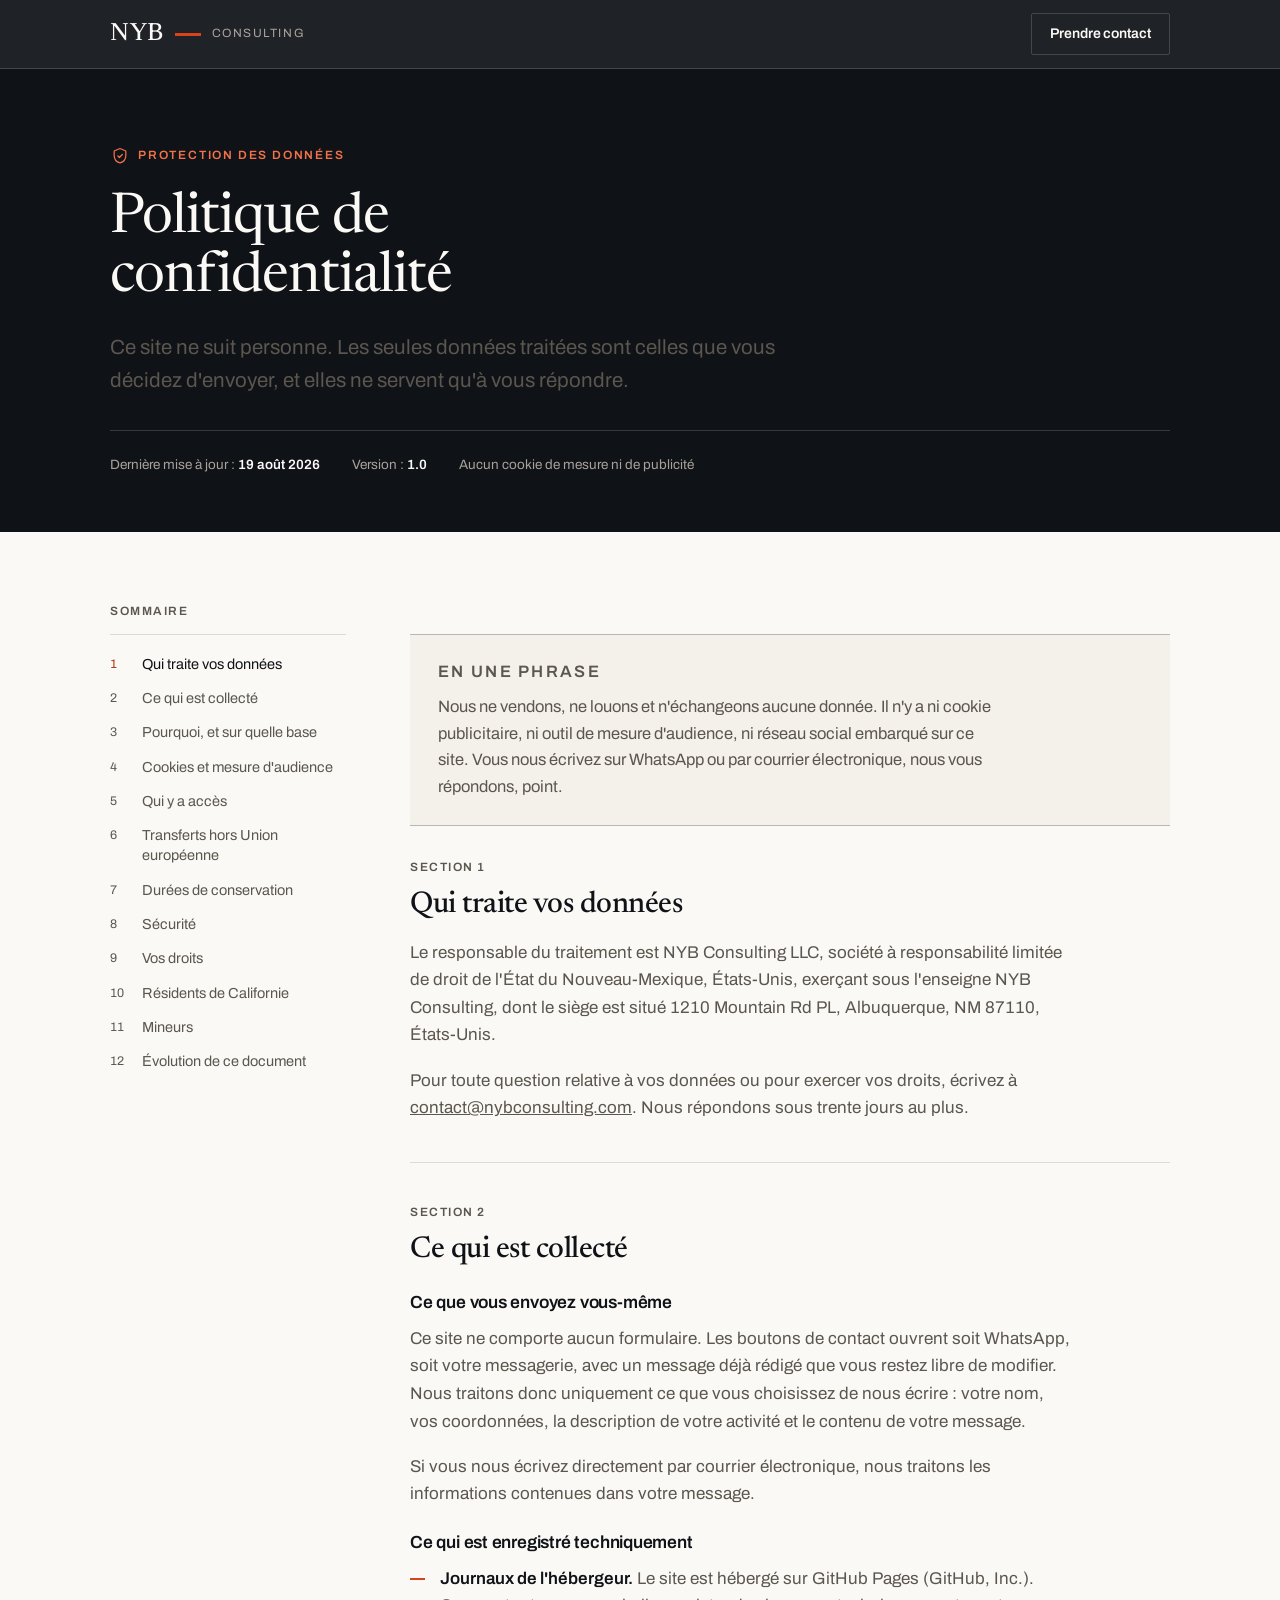
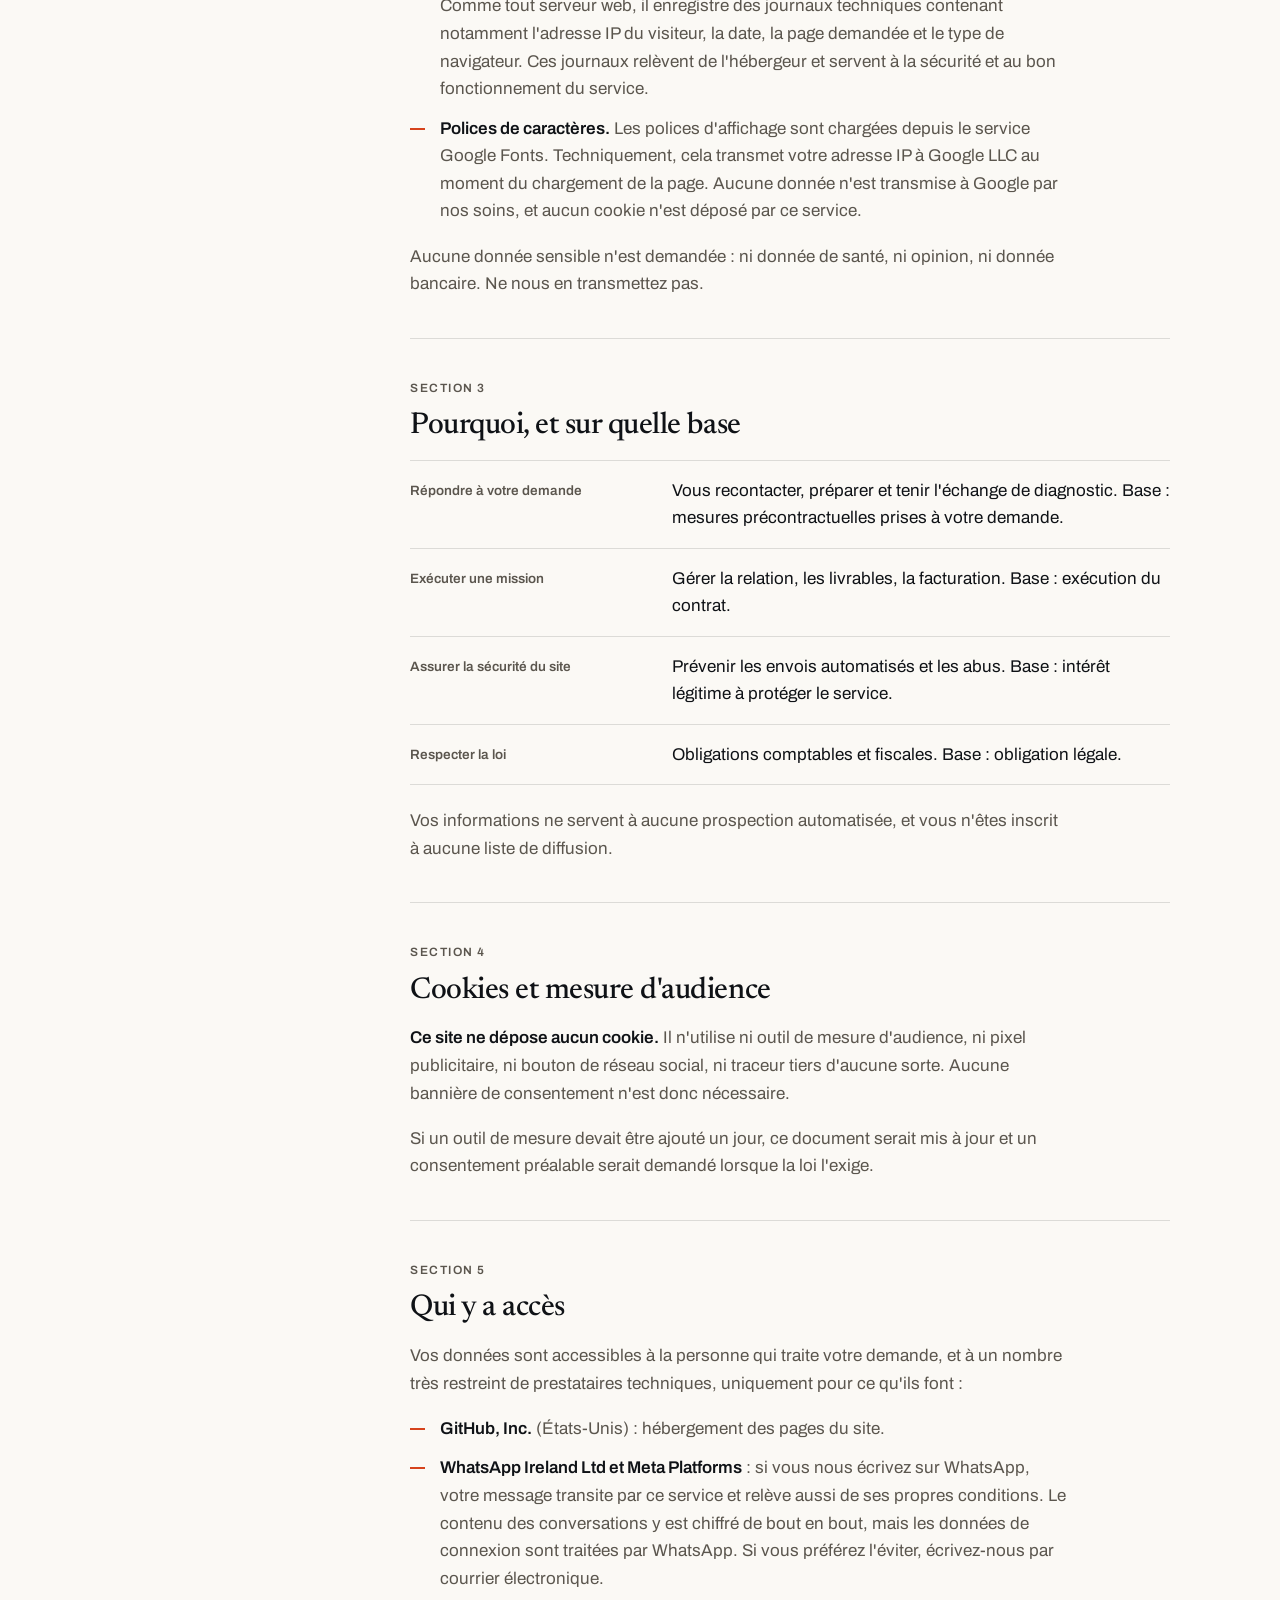
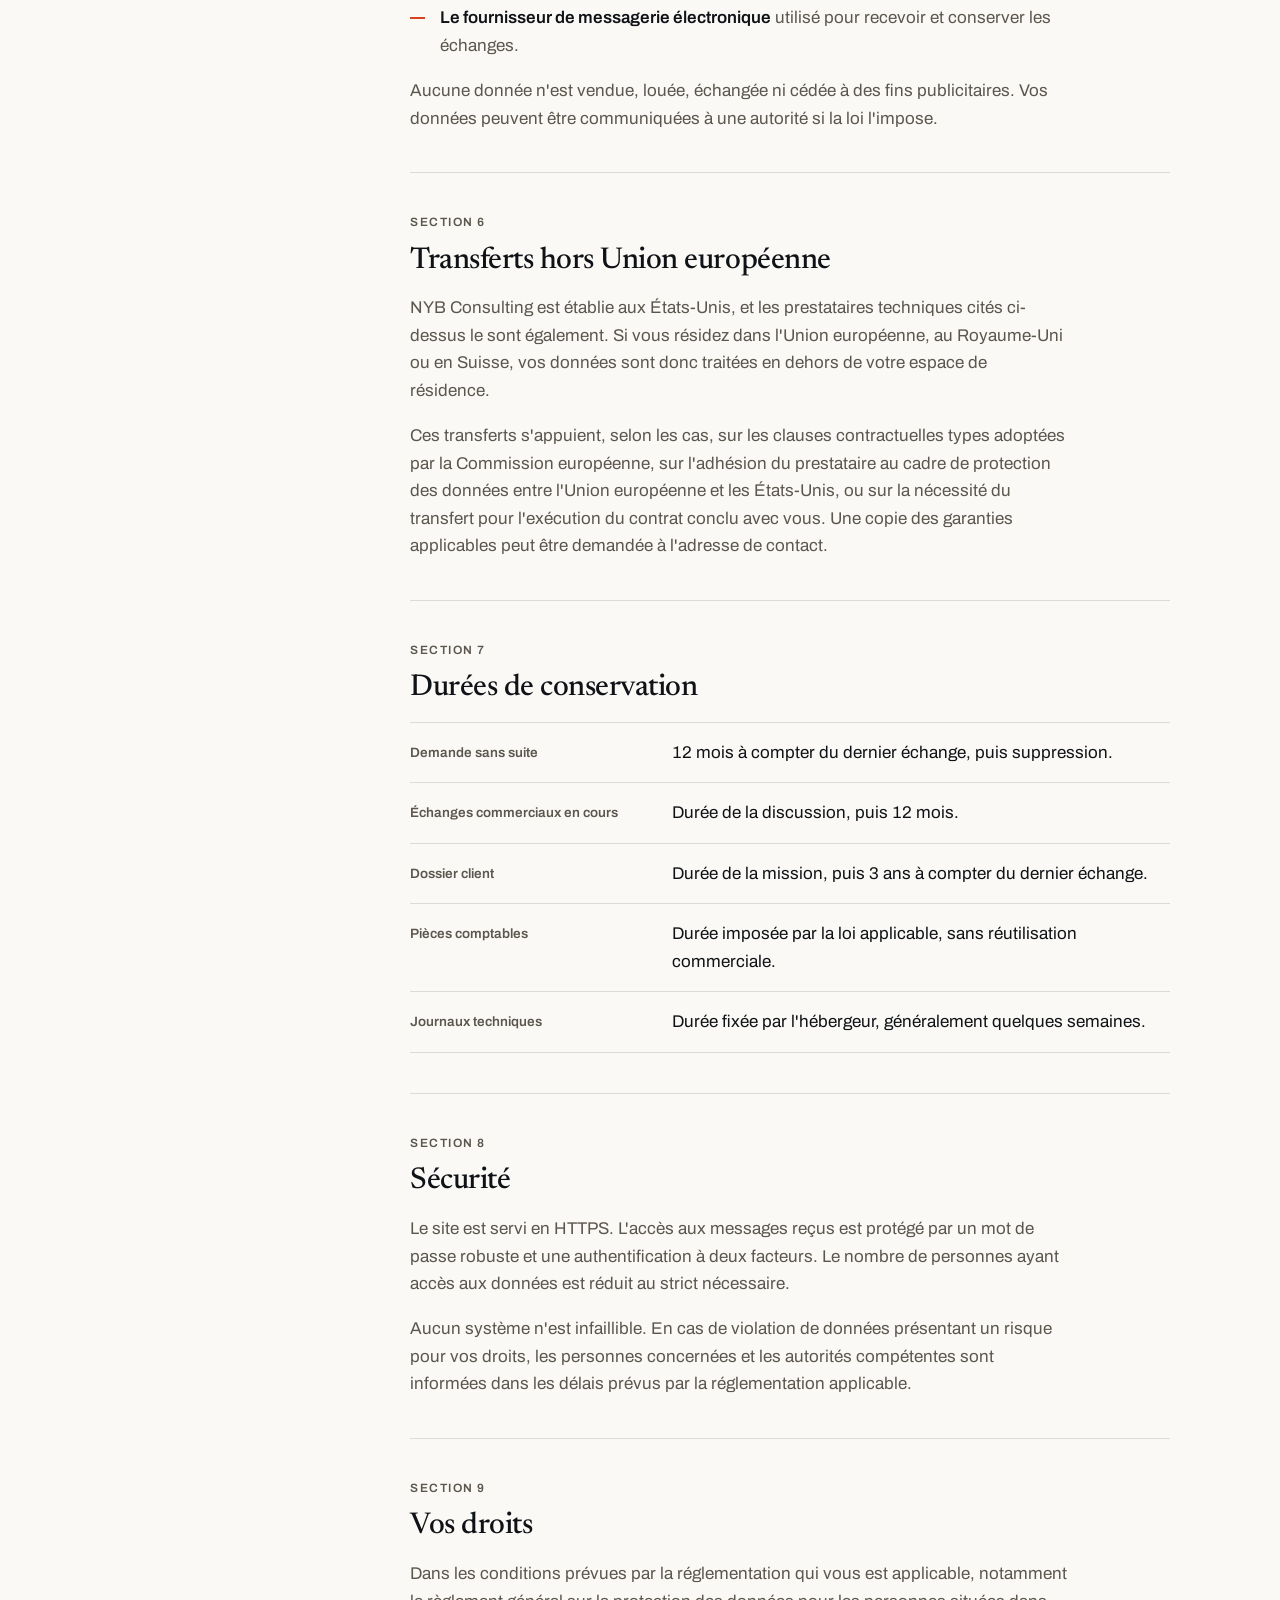
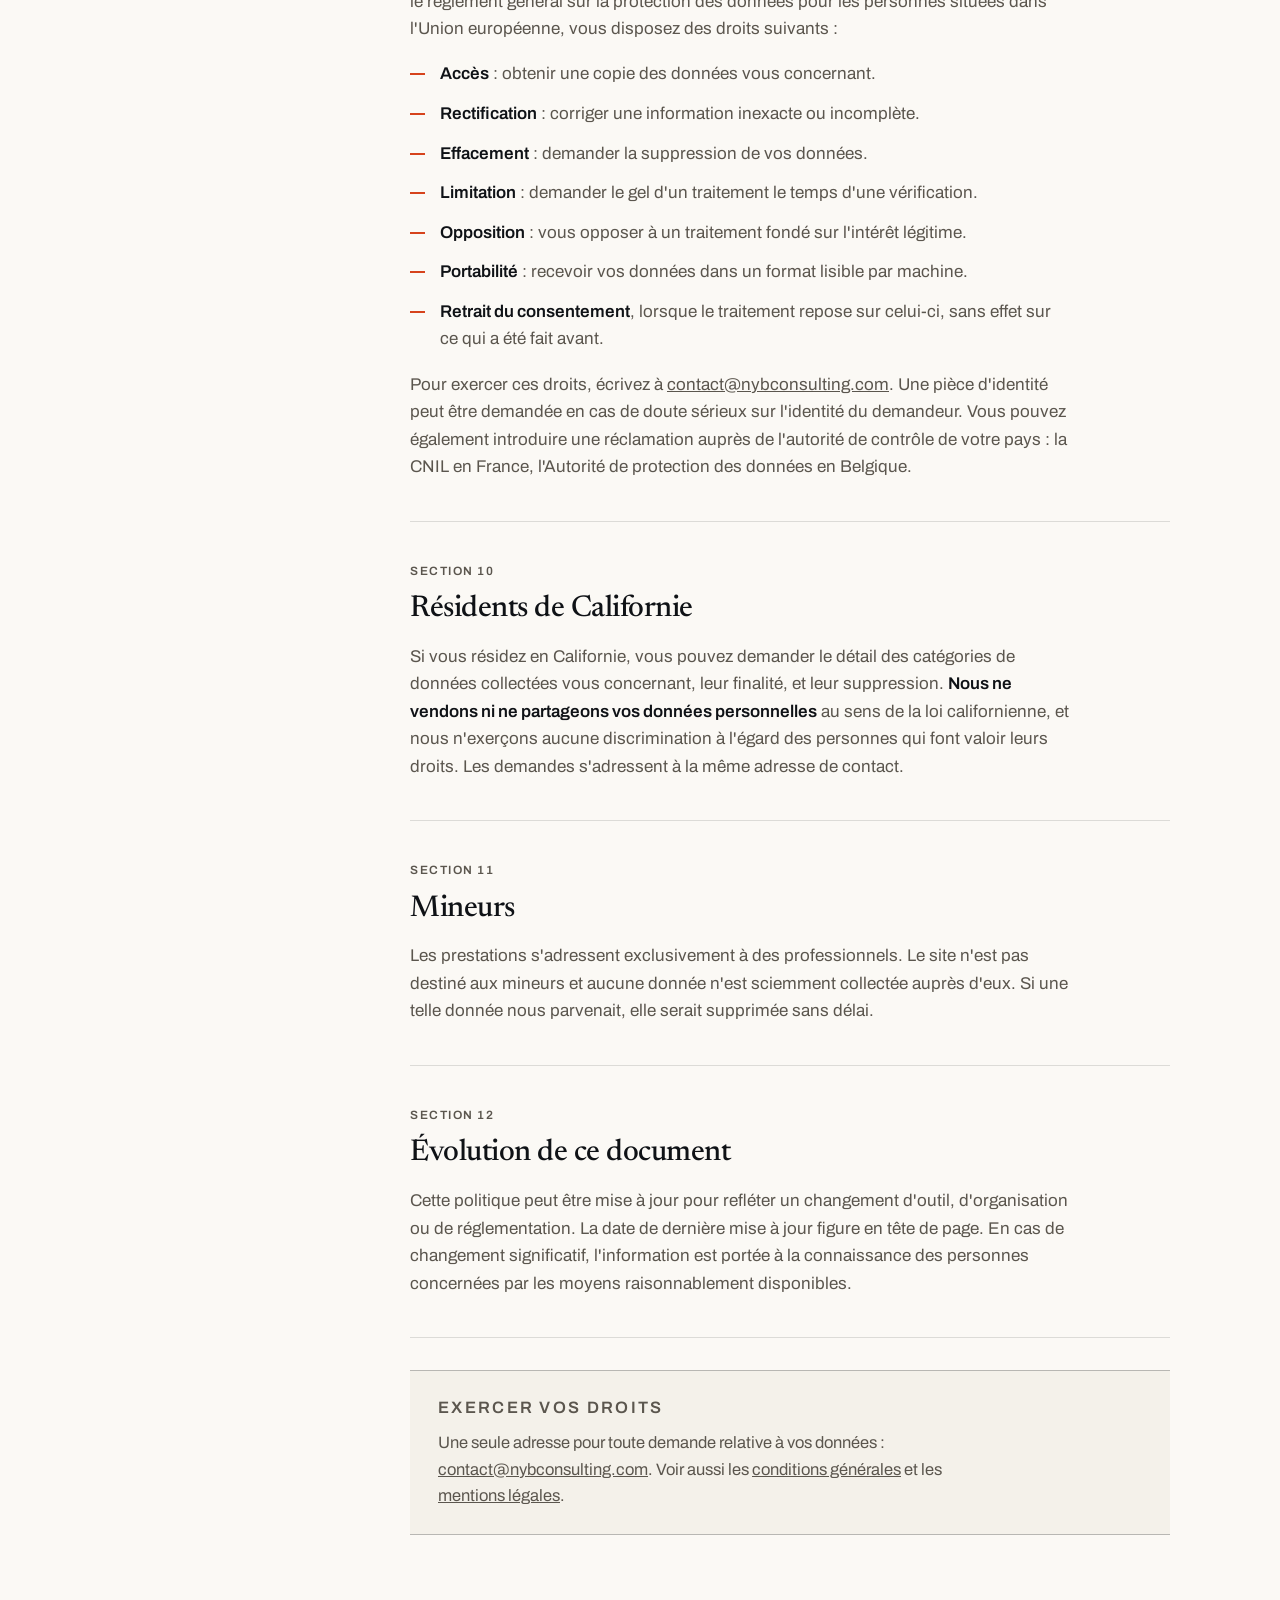
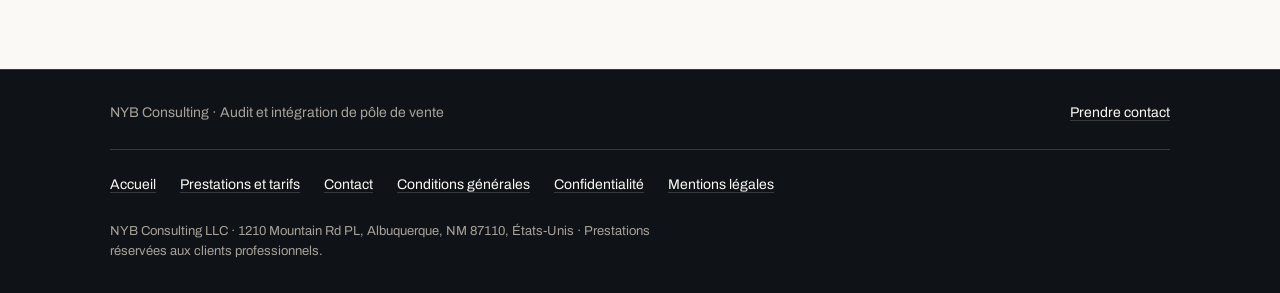
<file: confidentialite.html>
<!DOCTYPE html>
<html lang="fr">
<head>
<meta charset="utf-8">
<meta name="viewport" content="width=device-width, initial-scale=1">
<title>Politique de confidentialité · NYB Consulting</title>
<meta name="description" content="Quelles données NYB Consulting collecte, pourquoi, combien de temps elles sont conservées, et comment exercer ses droits.">
<meta name="theme-color" content="#0F1216">
<link rel="canonical" href="https://nybconsulting.com/confidentialite.html">
<meta name="robots" content="index, follow">
<meta property="og:type" content="website">
<meta property="og:locale" content="fr_FR">
<meta property="og:site_name" content="NYB Consulting">
<meta property="og:url" content="https://nybconsulting.com/confidentialite.html">
<meta property="og:title" content="Politique de confidentialité · NYB Consulting">
<meta property="og:description" content="Quelles données NYB Consulting collecte, pourquoi, combien de temps elles sont conservées, et comment exercer ses droits.">
<link rel="icon" href="data:image/svg+xml,<svg xmlns='http://www.w3.org/2000/svg' viewBox='0 0 32 32'><rect width='32' height='32' fill='%230F1216'/><path d='M6 24V8h2.4l7.2 11V8h2.3v16h-2.4L8.3 13v11H6z' fill='%23FBF9F5'/><path d='M20 8h2.6l2.1 4 2.1-4H29l-3.4 6.2V24h-2.3v-9.8L20 8z' fill='%23FBF9F5'/><rect x='6' y='27' width='23' height='2' fill='%23D6431C'/></svg>">
<link rel="preconnect" href="https://fonts.googleapis.com">
<link rel="preconnect" href="https://fonts.gstatic.com" crossorigin>
<link href="https://fonts.googleapis.com/css2?family=Archivo:wght@400;500;600&family=Newsreader:ital,opsz,wght@0,6..72,400;0,6..72,500;1,6..72,400&display=swap" rel="stylesheet">
<link rel="stylesheet" href="pages.css">
<script>document.documentElement.className+=" js"</script>

</head>
<body>

<a class="skip" href="#doc">Aller au contenu</a>

<header class="nav">
  <div class="shell nav__in">
    <a class="mark" href="index.html" aria-label="NYB Consulting, retour à l'accueil">
      <span class="mark__n">NYB</span>
      <span class="mark__r" aria-hidden="true"></span>
      <span class="mark__s">Consulting</span>
    </a>
    <a class="btn btn--line" href="index.html#contact">Prendre contact</a>
  </div>
  <div class="progress" aria-hidden="true"></div>
</header>

<main>

<section class="doc-head">
  <div class="shell">
    <p class="eyebrow" data-ax>
      <svg class="ico" viewBox="0 0 24 24" aria-hidden="true"><path d="M12 3l7 3v5c0 4.2-2.9 8.1-7 9.3C7.9 19.1 5 15.2 5 11V6z"/><path d="M9.5 12l1.8 1.8 3.5-3.6"/></svg>
      Protection des données
    </p>
    <h1 data-ax>Politique de confidentialité</h1>
    <p class="lede" data-ax>Ce site ne suit personne. Les seules données traitées sont celles que vous décidez d'envoyer, et elles ne servent qu'à vous répondre.</p>
    <p class="stamp" data-ax>
      <span>Dernière mise à jour : <b>19 août 2026</b></span>
      <span>Version : <b>1.0</b></span>
      <span>Aucun cookie de mesure ni de publicité</span>
    </p>
  </div>
</section>

<section class="doc" id="doc">
  <div class="shell doc__grid">

    <details class="toc" open>
      <summary>Sommaire</summary>
      <ol>
        <li><a href="#c-1">Qui traite vos données</a></li>
        <li><a href="#c-2">Ce qui est collecté</a></li>
        <li><a href="#c-3">Pourquoi, et sur quelle base</a></li>
        <li><a href="#c-4">Cookies et mesure d'audience</a></li>
        <li><a href="#c-5">Qui y a accès</a></li>
        <li><a href="#c-6">Transferts hors Union européenne</a></li>
        <li><a href="#c-7">Durées de conservation</a></li>
        <li><a href="#c-8">Sécurité</a></li>
        <li><a href="#c-9">Vos droits</a></li>
        <li><a href="#c-10">Résidents de Californie</a></li>
        <li><a href="#c-11">Mineurs</a></li>
        <li><a href="#c-12">Évolution de ce document</a></li>
      </ol>
    </details>

    <div>

      <div class="note">
        <div class="note__in">
          <p class="note__k">En une phrase</p>
          <p>Nous ne vendons, ne louons et n'échangeons aucune donnée. Il n'y a ni cookie publicitaire, ni outil de mesure d'audience, ni réseau social embarqué sur ce site. Vous nous écrivez sur WhatsApp ou par courrier électronique, nous vous répondons, point.</p>
        </div>
      </div>

      <article class="art" id="c-1" style="--n:'1'">
        <p class="art__k"><a href="#c-1">Section 1</a></p>
        <h2>Qui traite vos données</h2>
        <p>Le responsable du traitement est NYB Consulting LLC, société à responsabilité limitée de droit de l'État du Nouveau-Mexique, États-Unis, exerçant sous l'enseigne NYB Consulting, dont le siège est situé 1210 Mountain Rd PL, Albuquerque, NM 87110, États-Unis.</p>
        <p>Pour toute question relative à vos données ou pour exercer vos droits, écrivez à <a href="mailto:contact@nybconsulting.com">contact@nybconsulting.com</a>. Nous répondons sous trente jours au plus.</p>
      </article>

      <article class="art" id="c-2" style="--n:'2'">
        <p class="art__k"><a href="#c-2">Section 2</a></p>
        <h2>Ce qui est collecté</h2>
        <h3>Ce que vous envoyez vous-même</h3>
        <p>Ce site ne comporte aucun formulaire. Les boutons de contact ouvrent soit WhatsApp, soit votre messagerie, avec un message déjà rédigé que vous restez libre de modifier. Nous traitons donc uniquement ce que vous choisissez de nous écrire : votre nom, vos coordonnées, la description de votre activité et le contenu de votre message.</p>
        <p>Si vous nous écrivez directement par courrier électronique, nous traitons les informations contenues dans votre message.</p>
        <h3>Ce qui est enregistré techniquement</h3>
        <ul class="tirets">
          <li><strong>Journaux de l'hébergeur.</strong> Le site est hébergé sur GitHub Pages (GitHub, Inc.). Comme tout serveur web, il enregistre des journaux techniques contenant notamment l'adresse IP du visiteur, la date, la page demandée et le type de navigateur. Ces journaux relèvent de l'hébergeur et servent à la sécurité et au bon fonctionnement du service.</li>
          <li><strong>Polices de caractères.</strong> Les polices d'affichage sont chargées depuis le service Google Fonts. Techniquement, cela transmet votre adresse IP à Google LLC au moment du chargement de la page. Aucune donnée n'est transmise à Google par nos soins, et aucun cookie n'est déposé par ce service.</li>
        </ul>
        <p>Aucune donnée sensible n'est demandée : ni donnée de santé, ni opinion, ni donnée bancaire. Ne nous en transmettez pas.</p>
      </article>

      <article class="art" id="c-3" style="--n:'3'">
        <p class="art__k"><a href="#c-3">Section 3</a></p>
        <h2>Pourquoi, et sur quelle base</h2>
        <ul class="fiche" style="border-top:1px solid var(--rule)">
          <li><span class="k">Répondre à votre demande</span><span class="v">Vous recontacter, préparer et tenir l'échange de diagnostic. Base : mesures précontractuelles prises à votre demande.</span></li>
          <li><span class="k">Exécuter une mission</span><span class="v">Gérer la relation, les livrables, la facturation. Base : exécution du contrat.</span></li>
          <li><span class="k">Assurer la sécurité du site</span><span class="v">Prévenir les envois automatisés et les abus. Base : intérêt légitime à protéger le service.</span></li>
          <li><span class="k">Respecter la loi</span><span class="v">Obligations comptables et fiscales. Base : obligation légale.</span></li>
        </ul>
        <p style="margin-top:22px">Vos informations ne servent à aucune prospection automatisée, et vous n'êtes inscrit à aucune liste de diffusion.</p>
      </article>

      <article class="art" id="c-4" style="--n:'4'">
        <p class="art__k"><a href="#c-4">Section 4</a></p>
        <h2>Cookies et mesure d'audience</h2>
        <p><strong>Ce site ne dépose aucun cookie.</strong> Il n'utilise ni outil de mesure d'audience, ni pixel publicitaire, ni bouton de réseau social, ni traceur tiers d'aucune sorte. Aucune bannière de consentement n'est donc nécessaire.</p>
        <p>Si un outil de mesure devait être ajouté un jour, ce document serait mis à jour et un consentement préalable serait demandé lorsque la loi l'exige.</p>
      </article>

      <article class="art" id="c-5" style="--n:'5'">
        <p class="art__k"><a href="#c-5">Section 5</a></p>
        <h2>Qui y a accès</h2>
        <p>Vos données sont accessibles à la personne qui traite votre demande, et à un nombre très restreint de prestataires techniques, uniquement pour ce qu'ils font :</p>
        <ul class="tirets">
          <li><strong>GitHub, Inc.</strong> (États-Unis) : hébergement des pages du site.</li>
          <li><strong>WhatsApp Ireland Ltd et Meta Platforms</strong> : si vous nous écrivez sur WhatsApp, votre message transite par ce service et relève aussi de ses propres conditions. Le contenu des conversations y est chiffré de bout en bout, mais les données de connexion sont traitées par WhatsApp. Si vous préférez l'éviter, écrivez-nous par courrier électronique.</li>
          <li><strong>Le fournisseur de messagerie électronique</strong> utilisé pour recevoir et conserver les échanges.</li>
        </ul>
        <p>Aucune donnée n'est vendue, louée, échangée ni cédée à des fins publicitaires. Vos données peuvent être communiquées à une autorité si la loi l'impose.</p>
      </article>

      <article class="art" id="c-6" style="--n:'6'">
        <p class="art__k"><a href="#c-6">Section 6</a></p>
        <h2>Transferts hors Union européenne</h2>
        <p>NYB Consulting est établie aux États-Unis, et les prestataires techniques cités ci-dessus le sont également. Si vous résidez dans l'Union européenne, au Royaume-Uni ou en Suisse, vos données sont donc traitées en dehors de votre espace de résidence.</p>
        <p>Ces transferts s'appuient, selon les cas, sur les clauses contractuelles types adoptées par la Commission européenne, sur l'adhésion du prestataire au cadre de protection des données entre l'Union européenne et les États-Unis, ou sur la nécessité du transfert pour l'exécution du contrat conclu avec vous. Une copie des garanties applicables peut être demandée à l'adresse de contact.</p>
      </article>

      <article class="art" id="c-7" style="--n:'7'">
        <p class="art__k"><a href="#c-7">Section 7</a></p>
        <h2>Durées de conservation</h2>
        <ul class="fiche" style="border-top:1px solid var(--rule)">
          <li><span class="k">Demande sans suite</span><span class="v">12 mois à compter du dernier échange, puis suppression.</span></li>
          <li><span class="k">Échanges commerciaux en cours</span><span class="v">Durée de la discussion, puis 12 mois.</span></li>
          <li><span class="k">Dossier client</span><span class="v">Durée de la mission, puis 3 ans à compter du dernier échange.</span></li>
          <li><span class="k">Pièces comptables</span><span class="v">Durée imposée par la loi applicable, sans réutilisation commerciale.</span></li>
          <li><span class="k">Journaux techniques</span><span class="v">Durée fixée par l'hébergeur, généralement quelques semaines.</span></li>
        </ul>
      </article>

      <article class="art" id="c-8" style="--n:'8'">
        <p class="art__k"><a href="#c-8">Section 8</a></p>
        <h2>Sécurité</h2>
        <p>Le site est servi en HTTPS. L'accès aux messages reçus est protégé par un mot de passe robuste et une authentification à deux facteurs. Le nombre de personnes ayant accès aux données est réduit au strict nécessaire.</p>
        <p>Aucun système n'est infaillible. En cas de violation de données présentant un risque pour vos droits, les personnes concernées et les autorités compétentes sont informées dans les délais prévus par la réglementation applicable.</p>
      </article>

      <article class="art" id="c-9" style="--n:'9'">
        <p class="art__k"><a href="#c-9">Section 9</a></p>
        <h2>Vos droits</h2>
        <p>Dans les conditions prévues par la réglementation qui vous est applicable, notamment le règlement général sur la protection des données pour les personnes situées dans l'Union européenne, vous disposez des droits suivants :</p>
        <ul class="tirets">
          <li><strong>Accès</strong> : obtenir une copie des données vous concernant.</li>
          <li><strong>Rectification</strong> : corriger une information inexacte ou incomplète.</li>
          <li><strong>Effacement</strong> : demander la suppression de vos données.</li>
          <li><strong>Limitation</strong> : demander le gel d'un traitement le temps d'une vérification.</li>
          <li><strong>Opposition</strong> : vous opposer à un traitement fondé sur l'intérêt légitime.</li>
          <li><strong>Portabilité</strong> : recevoir vos données dans un format lisible par machine.</li>
          <li><strong>Retrait du consentement</strong>, lorsque le traitement repose sur celui-ci, sans effet sur ce qui a été fait avant.</li>
        </ul>
        <p>Pour exercer ces droits, écrivez à <a href="mailto:contact@nybconsulting.com">contact@nybconsulting.com</a>. Une pièce d'identité peut être demandée en cas de doute sérieux sur l'identité du demandeur. Vous pouvez également introduire une réclamation auprès de l'autorité de contrôle de votre pays : la CNIL en France, l'Autorité de protection des données en Belgique.</p>
      </article>

      <article class="art" id="c-10" style="--n:'10'">
        <p class="art__k"><a href="#c-10">Section 10</a></p>
        <h2>Résidents de Californie</h2>
        <p>Si vous résidez en Californie, vous pouvez demander le détail des catégories de données collectées vous concernant, leur finalité, et leur suppression. <strong>Nous ne vendons ni ne partageons vos données personnelles</strong> au sens de la loi californienne, et nous n'exerçons aucune discrimination à l'égard des personnes qui font valoir leurs droits. Les demandes s'adressent à la même adresse de contact.</p>
      </article>

      <article class="art" id="c-11" style="--n:'11'">
        <p class="art__k"><a href="#c-11">Section 11</a></p>
        <h2>Mineurs</h2>
        <p>Les prestations s'adressent exclusivement à des professionnels. Le site n'est pas destiné aux mineurs et aucune donnée n'est sciemment collectée auprès d'eux. Si une telle donnée nous parvenait, elle serait supprimée sans délai.</p>
      </article>

      <article class="art" id="c-12" style="--n:'12'">
        <p class="art__k"><a href="#c-12">Section 12</a></p>
        <h2>Évolution de ce document</h2>
        <p>Cette politique peut être mise à jour pour refléter un changement d'outil, d'organisation ou de réglementation. La date de dernière mise à jour figure en tête de page. En cas de changement significatif, l'information est portée à la connaissance des personnes concernées par les moyens raisonnablement disponibles.</p>
      </article>

      <div class="note">
        <div class="note__in">
          <p class="note__k">Exercer vos droits</p>
          <p>Une seule adresse pour toute demande relative à vos données : <a href="mailto:contact@nybconsulting.com">contact@nybconsulting.com</a>. Voir aussi les <a href="conditions-generales.html">conditions générales</a> et les <a href="mentions-legales.html">mentions légales</a>.</p>
        </div>
      </div>

    </div>
  </div>
</section>

</main>

<footer class="foot">
  <div class="shell foot__in">
    <div class="foot__top">
      <span>NYB Consulting · Audit et intégration de pôle de vente</span>
      <span><a href="index.html#contact">Prendre contact</a></span>
    </div>
    <ul class="foot__nav">
      <li><a href="index.html">Accueil</a></li>
      <li><a href="prestations.html">Prestations et tarifs</a></li>
      <li><a href="contact.html">Contact</a></li>
      <li><a href="conditions-generales.html">Conditions générales</a></li>
      <li><a href="confidentialite.html">Confidentialité</a></li>
      <li><a href="mentions-legales.html">Mentions légales</a></li>
    </ul>
    <p class="foot__legal">NYB Consulting LLC · 1210 Mountain Rd PL, Albuquerque, NM 87110, États-Unis · Prestations réservées aux clients professionnels.</p>
  </div>
</footer>

<script src="pages.js" defer></script>

</body>
</html>
</file>
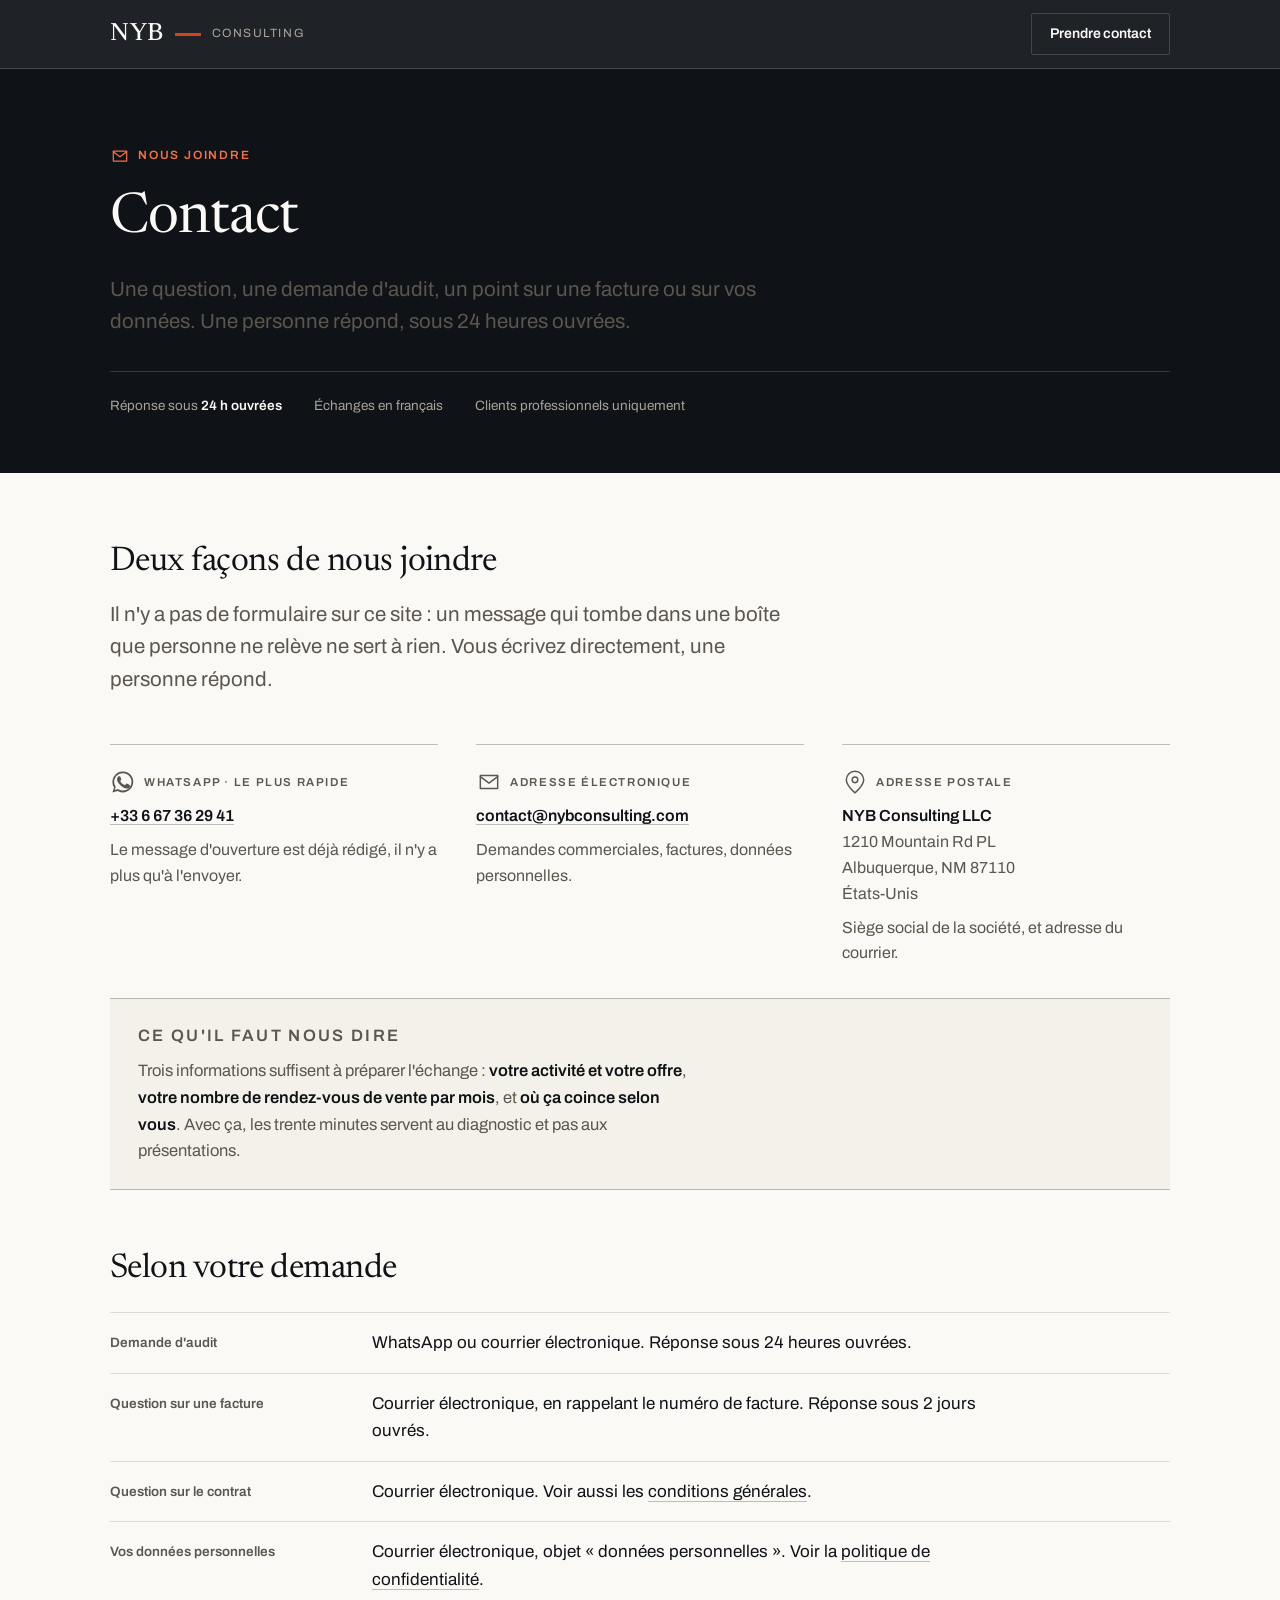
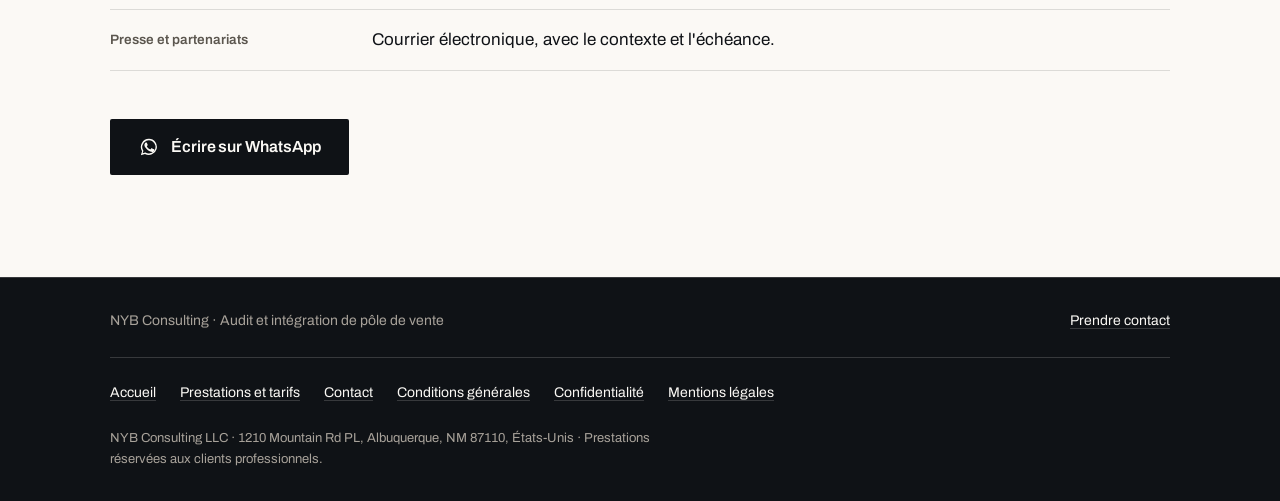
<file: contact.html>
<!DOCTYPE html>
<html lang="fr">
<head>
<meta charset="utf-8">
<meta name="viewport" content="width=device-width, initial-scale=1">
<title>Contact · NYB Consulting</title>
<meta name="description" content="Coordonnées de NYB Consulting : adresse postale, adresse électronique, téléphone et délai de réponse.">
<meta name="theme-color" content="#0F1216">
<link rel="canonical" href="https://nybconsulting.com/contact.html">
<meta name="robots" content="index, follow">
<meta property="og:type" content="website">
<meta property="og:locale" content="fr_FR">
<meta property="og:site_name" content="NYB Consulting">
<meta property="og:url" content="https://nybconsulting.com/contact.html">
<meta property="og:title" content="Contact · NYB Consulting">
<meta property="og:description" content="Coordonnées de NYB Consulting : adresse postale, adresse électronique, téléphone et délai de réponse.">
<link rel="icon" href="data:image/svg+xml,<svg xmlns='http://www.w3.org/2000/svg' viewBox='0 0 32 32'><rect width='32' height='32' fill='%230F1216'/><path d='M6 24V8h2.4l7.2 11V8h2.3v16h-2.4L8.3 13v11H6z' fill='%23FBF9F5'/><path d='M20 8h2.6l2.1 4 2.1-4H29l-3.4 6.2V24h-2.3v-9.8L20 8z' fill='%23FBF9F5'/><rect x='6' y='27' width='23' height='2' fill='%23D6431C'/></svg>">
<link rel="preconnect" href="https://fonts.googleapis.com">
<link rel="preconnect" href="https://fonts.gstatic.com" crossorigin>
<link href="https://fonts.googleapis.com/css2?family=Archivo:wght@400;500;600&family=Newsreader:ital,opsz,wght@0,6..72,400;0,6..72,500;1,6..72,400&display=swap" rel="stylesheet">
<link rel="stylesheet" href="pages.css">
<script>document.documentElement.className+=" js"</script>

</head>
<body>

<a class="skip" href="#doc">Aller au contenu</a>

<header class="nav">
  <div class="shell nav__in">
    <a class="mark" href="index.html" aria-label="NYB Consulting, retour à l'accueil">
      <span class="mark__n">NYB</span>
      <span class="mark__r" aria-hidden="true"></span>
      <span class="mark__s">Consulting</span>
    </a>
    <a class="btn btn--line" href="index.html#contact">Prendre contact</a>
  </div>
  <div class="progress" aria-hidden="true"></div>
</header>

<main>

<section class="doc-head">
  <div class="shell">
    <p class="eyebrow" data-ax>
      <svg class="ico" viewBox="0 0 24 24" aria-hidden="true"><path d="M4 6h16v12H4z"/><path d="M4 7l8 6 8-6"/></svg>
      Nous joindre
    </p>
    <h1 data-ax>Contact</h1>
    <p class="lede" data-ax>Une question, une demande d'audit, un point sur une facture ou sur vos données. Une personne répond, sous 24 heures ouvrées.</p>
    <p class="stamp" data-ax>
      <span>Réponse sous <b>24 h ouvrées</b></span>
      <span>Échanges en français</span>
      <span>Clients professionnels uniquement</span>
    </p>
  </div>
</section>

<section class="doc" id="doc">
  <div class="shell">

    <h2>Deux façons de nous joindre</h2>
    <p class="lede" style="margin-top:var(--s4)">Il n'y a pas de formulaire sur ce site : un message qui tombe dans une boîte que personne ne relève ne sert à rien. Vous écrivez directement, une personne répond.</p>

    <div class="cartes">

      <article class="carte" data-ax>
        <p class="carte__h">
          <svg class="ico ico--lg ico--fill" viewBox="0 0 24 24" aria-hidden="true"><path d="M17.5 14.4c-.3-.2-1.7-.9-2-1-.3-.1-.5-.2-.6.2-.2.3-.7.9-.9 1.1-.2.2-.3.2-.6.1-.3-.2-1.2-.5-2.3-1.4-.9-.8-1.4-1.7-1.6-2-.2-.3 0-.5.1-.6l.5-.5c.1-.2.2-.3.3-.5v-.5c-.1-.2-.6-1.6-.9-2.1-.2-.5-.5-.5-.6-.5h-.6c-.2 0-.5.1-.8.4-.3.3-1 1-1 2.5s1.1 2.9 1.2 3.1c.2.2 2.1 3.2 5.1 4.5.7.3 1.3.5 1.7.6.7.2 1.4.2 1.9.1.6-.1 1.7-.7 1.9-1.4.2-.7.2-1.3.2-1.4-.1-.2-.3-.2-.6-.4z"/><path d="M12 2.2a9.7 9.7 0 0 0-8.3 14.8L2.2 21.8l4.9-1.4A9.7 9.7 0 1 0 12 2.2zm0 17.7c-1.5 0-3-.4-4.3-1.2l-.3-.2-3 .9.9-2.9-.2-.3a8 8 0 1 1 6.9 3.7z"/></svg>
          <span>WhatsApp · le plus rapide</span>
        </p>
        <p><strong><a href="https://wa.me/33667362941?text=Bonjour%2C%20je%20souhaite%20un%20audit%20de%20mon%20p%C3%B4le%20de%20vente." target="_blank" rel="noopener">+33 6 67 36 29 41</a></strong></p>
        <p>Le message d'ouverture est déjà rédigé, il n'y a plus qu'à l'envoyer.</p>
      </article>

      <article class="carte" data-ax>
        <p class="carte__h">
          <svg class="ico ico--lg" viewBox="0 0 24 24" aria-hidden="true"><path d="M4 6h16v12H4z"/><path d="M4 7l8 6 8-6"/></svg>
          <span>Adresse électronique</span>
        </p>
        <p><strong><a href="mailto:contact@nybconsulting.com">contact@nybconsulting.com</a></strong></p>
        <p>Demandes commerciales, factures, données personnelles.</p>
      </article>

      <article class="carte" data-ax>
        <p class="carte__h">
          <svg class="ico ico--lg" viewBox="0 0 24 24" aria-hidden="true"><path d="M20 10c0 5.5-8 12-8 12S4 15.5 4 10a8 8 0 0 1 16 0z"/><circle cx="12" cy="10" r="2.6"/></svg>
          <span>Adresse postale</span>
        </p>
        <p><strong>NYB Consulting LLC</strong><br>1210 Mountain Rd PL<br>Albuquerque, NM 87110<br>États-Unis</p>
        <p>Siège social de la société, et adresse du courrier.</p>
      </article>

    </div>

    <div class="note">
      <div class="note__in">
        <p class="note__k">Ce qu'il faut nous dire</p>
        <p>Trois informations suffisent à préparer l'échange : <b>votre activité et votre offre</b>, <b>votre nombre de rendez-vous de vente par mois</b>, et <b>où ça coince selon vous</b>. Avec ça, les trente minutes servent au diagnostic et pas aux présentations.</p>
      </div>
    </div>

    <div style="margin-top:clamp(40px,5vw,60px)">
      <h2>Selon votre demande</h2>
      <ul class="fiche" style="margin-top:var(--s5)">
        <li><span class="k">Demande d'audit</span><span class="v">WhatsApp ou courrier électronique. Réponse sous 24 heures ouvrées.</span></li>
        <li><span class="k">Question sur une facture</span><span class="v">Courrier électronique, en rappelant le numéro de facture. Réponse sous 2 jours ouvrés.</span></li>
        <li><span class="k">Question sur le contrat</span><span class="v">Courrier électronique. Voir aussi les <a href="conditions-generales.html">conditions générales</a>.</span></li>
        <li><span class="k">Vos données personnelles</span><span class="v">Courrier électronique, objet « données personnelles ». Voir la <a href="confidentialite.html">politique de confidentialité</a>.</span></li>
        <li><span class="k">Presse et partenariats</span><span class="v">Courrier électronique, avec le contexte et l'échéance.</span></li>
      </ul>
    </div>

    <p style="margin-top:var(--s7)">
      <a class="btn btn--dark" href="https://wa.me/33667362941?text=Bonjour%2C%20je%20souhaite%20un%20audit%20de%20mon%20p%C3%B4le%20de%20vente." target="_blank" rel="noopener">
        <svg class="ico  ico--fill" viewBox="0 0 24 24" aria-hidden="true"><path d="M17.5 14.4c-.3-.2-1.7-.9-2-1-.3-.1-.5-.2-.6.2-.2.3-.7.9-.9 1.1-.2.2-.3.2-.6.1-.3-.2-1.2-.5-2.3-1.4-.9-.8-1.4-1.7-1.6-2-.2-.3 0-.5.1-.6l.5-.5c.1-.2.2-.3.3-.5v-.5c-.1-.2-.6-1.6-.9-2.1-.2-.5-.5-.5-.6-.5h-.6c-.2 0-.5.1-.8.4-.3.3-1 1-1 2.5s1.1 2.9 1.2 3.1c.2.2 2.1 3.2 5.1 4.5.7.3 1.3.5 1.7.6.7.2 1.4.2 1.9.1.6-.1 1.7-.7 1.9-1.4.2-.7.2-1.3.2-1.4-.1-.2-.3-.2-.6-.4z"/><path d="M12 2.2a9.7 9.7 0 0 0-8.3 14.8L2.2 21.8l4.9-1.4A9.7 9.7 0 1 0 12 2.2zm0 17.7c-1.5 0-3-.4-4.3-1.2l-.3-.2-3 .9.9-2.9-.2-.3a8 8 0 1 1 6.9 3.7z"/></svg>
        Écrire sur WhatsApp
      </a>
    </p>

  </div>
</section>

</main>

<footer class="foot">
  <div class="shell foot__in">
    <div class="foot__top">
      <span>NYB Consulting · Audit et intégration de pôle de vente</span>
      <span><a href="index.html#contact">Prendre contact</a></span>
    </div>
    <ul class="foot__nav">
      <li><a href="index.html">Accueil</a></li>
      <li><a href="prestations.html">Prestations et tarifs</a></li>
      <li><a href="contact.html">Contact</a></li>
      <li><a href="conditions-generales.html">Conditions générales</a></li>
      <li><a href="confidentialite.html">Confidentialité</a></li>
      <li><a href="mentions-legales.html">Mentions légales</a></li>
    </ul>
    <p class="foot__legal">NYB Consulting LLC · 1210 Mountain Rd PL, Albuquerque, NM 87110, États-Unis · Prestations réservées aux clients professionnels.</p>
  </div>
</footer>

<script src="pages.js" defer></script>

</body>
</html>
</file>
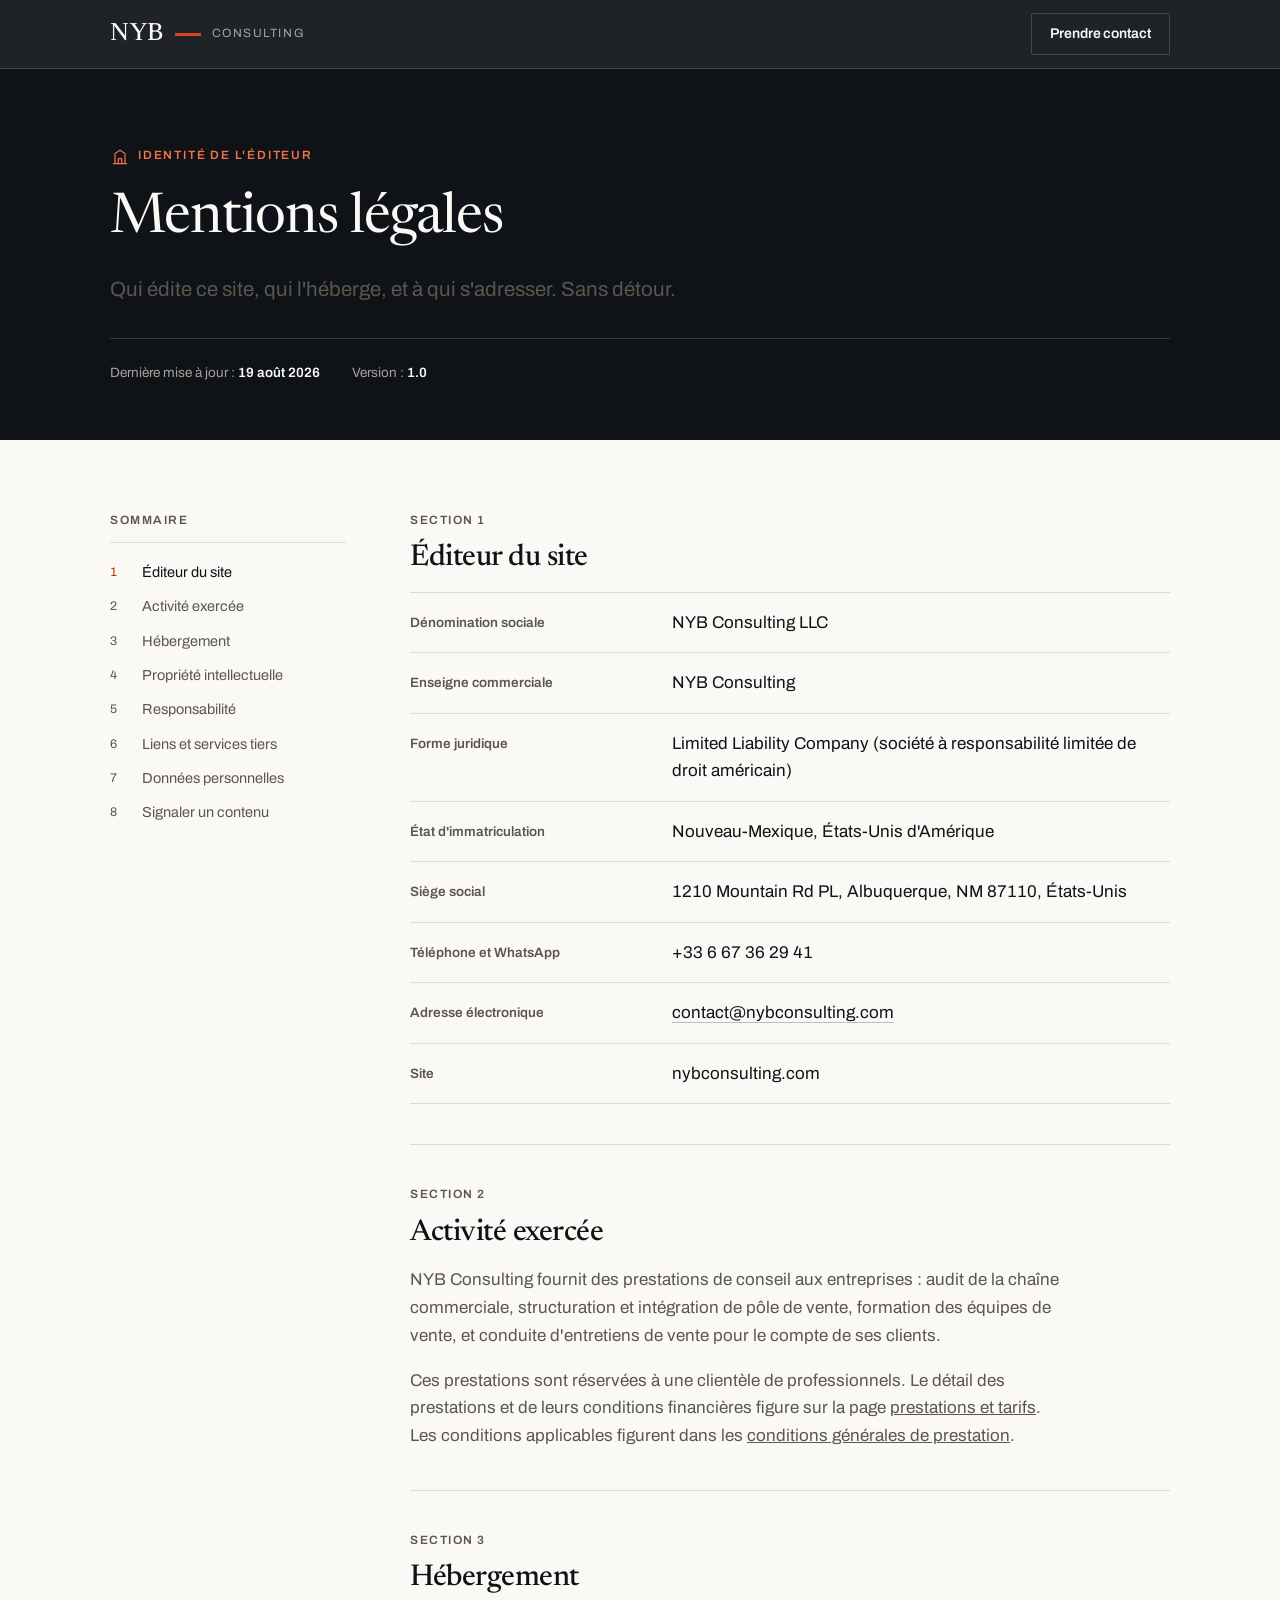
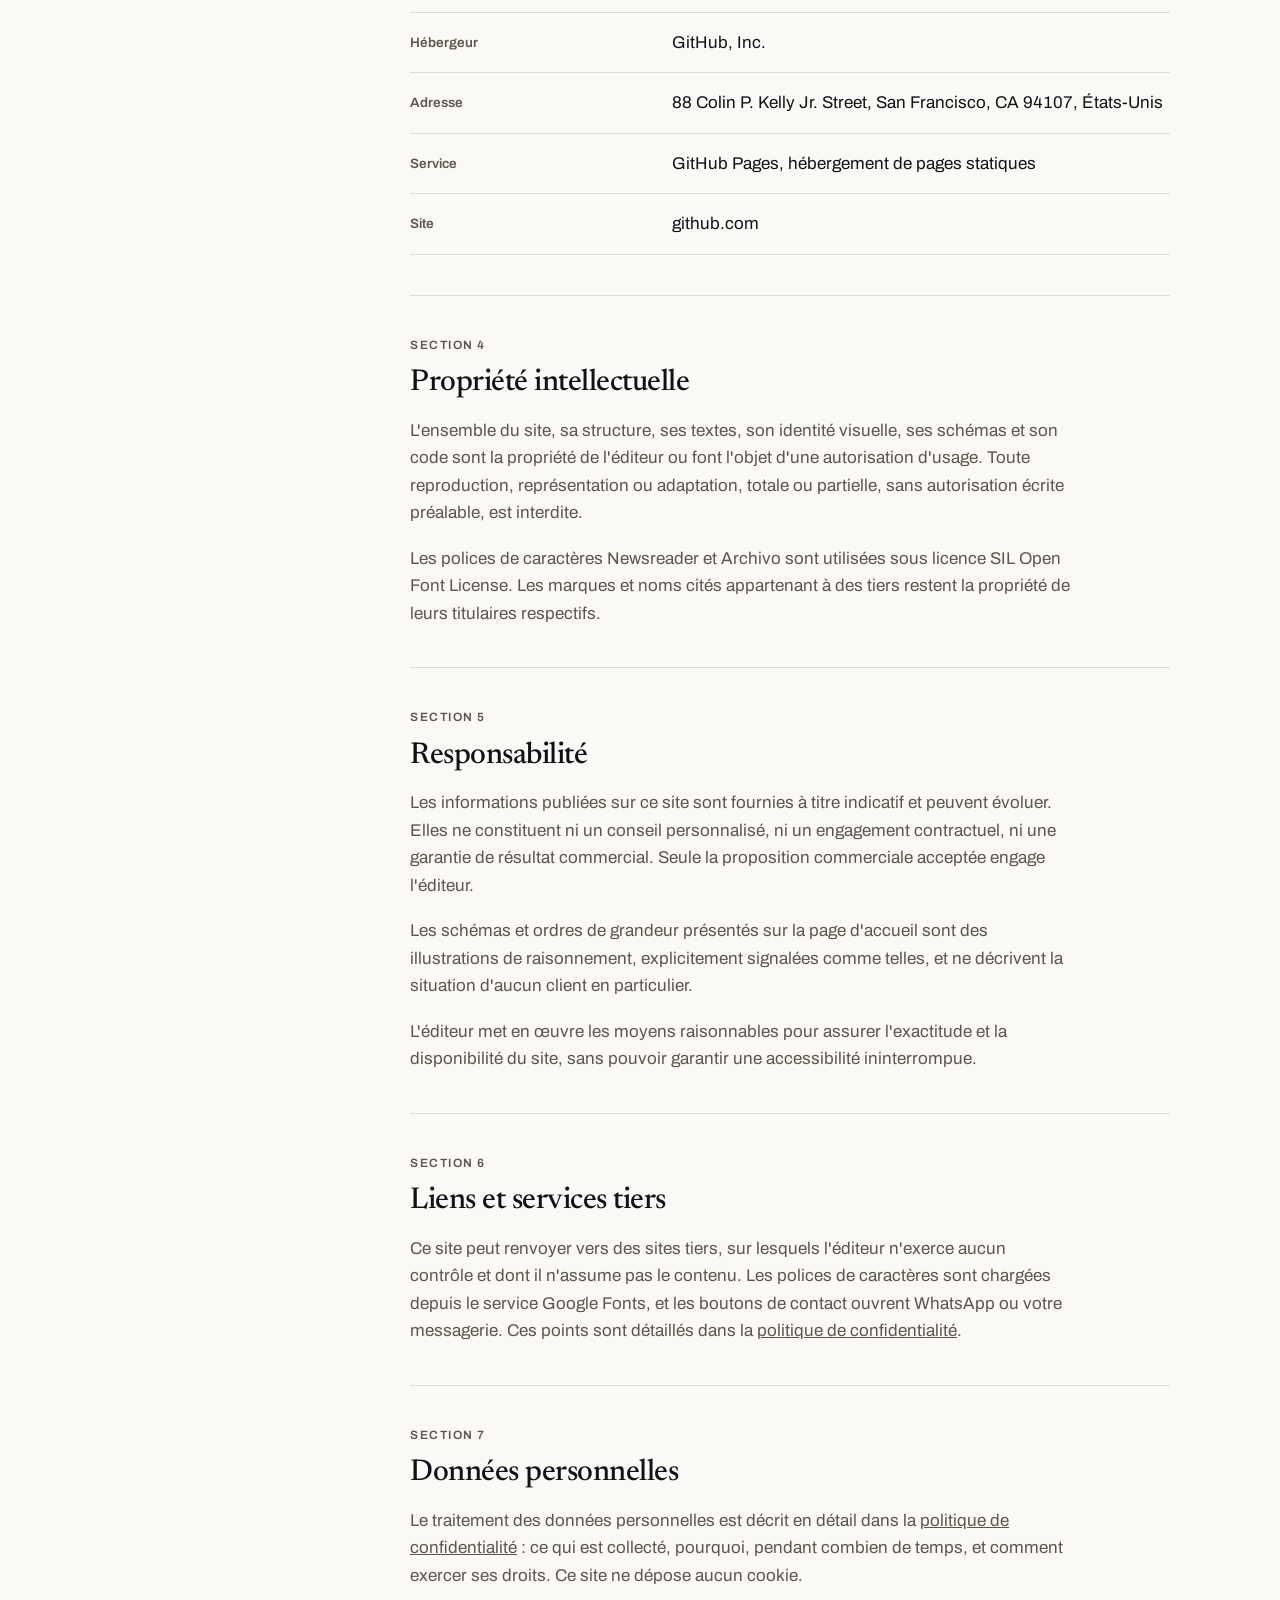
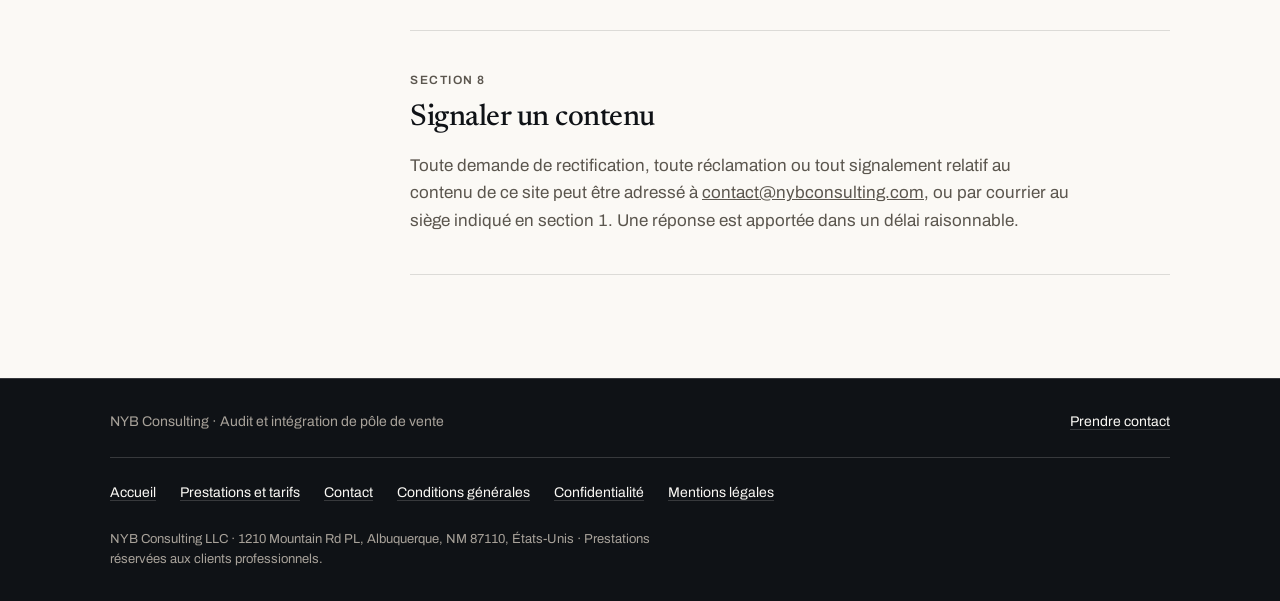
<file: mentions-legales.html>
<!DOCTYPE html>
<html lang="fr">
<head>
<meta charset="utf-8">
<meta name="viewport" content="width=device-width, initial-scale=1">
<title>Mentions légales · NYB Consulting</title>
<meta name="description" content="Identité de l'éditeur du site NYB Consulting, hébergement, propriété intellectuelle et responsabilité.">
<meta name="theme-color" content="#0F1216">
<link rel="canonical" href="https://nybconsulting.com/mentions-legales.html">
<meta name="robots" content="index, follow">
<meta property="og:type" content="website">
<meta property="og:locale" content="fr_FR">
<meta property="og:site_name" content="NYB Consulting">
<meta property="og:url" content="https://nybconsulting.com/mentions-legales.html">
<meta property="og:title" content="Mentions légales · NYB Consulting">
<meta property="og:description" content="Identité de l'éditeur du site NYB Consulting, hébergement, propriété intellectuelle et responsabilité.">
<link rel="icon" href="data:image/svg+xml,<svg xmlns='http://www.w3.org/2000/svg' viewBox='0 0 32 32'><rect width='32' height='32' fill='%230F1216'/><path d='M6 24V8h2.4l7.2 11V8h2.3v16h-2.4L8.3 13v11H6z' fill='%23FBF9F5'/><path d='M20 8h2.6l2.1 4 2.1-4H29l-3.4 6.2V24h-2.3v-9.8L20 8z' fill='%23FBF9F5'/><rect x='6' y='27' width='23' height='2' fill='%23D6431C'/></svg>">
<link rel="preconnect" href="https://fonts.googleapis.com">
<link rel="preconnect" href="https://fonts.gstatic.com" crossorigin>
<link href="https://fonts.googleapis.com/css2?family=Archivo:wght@400;500;600&family=Newsreader:ital,opsz,wght@0,6..72,400;0,6..72,500;1,6..72,400&display=swap" rel="stylesheet">
<link rel="stylesheet" href="pages.css">
<script>document.documentElement.className+=" js"</script>

</head>
<body>

<a class="skip" href="#doc">Aller au contenu</a>

<header class="nav">
  <div class="shell nav__in">
    <a class="mark" href="index.html" aria-label="NYB Consulting, retour à l'accueil">
      <span class="mark__n">NYB</span>
      <span class="mark__r" aria-hidden="true"></span>
      <span class="mark__s">Consulting</span>
    </a>
    <a class="btn btn--line" href="index.html#contact">Prendre contact</a>
  </div>
  <div class="progress" aria-hidden="true"></div>
</header>

<main>

<section class="doc-head">
  <div class="shell">
    <p class="eyebrow" data-ax>
      <svg class="ico" viewBox="0 0 24 24" aria-hidden="true"><path d="M4 21h16"/><path d="M6 21V9l6-4 6 4v12"/><path d="M10 21v-6h4v6"/></svg>
      Identité de l'éditeur
    </p>
    <h1 data-ax>Mentions légales</h1>
    <p class="lede" data-ax>Qui édite ce site, qui l'héberge, et à qui s'adresser. Sans détour.</p>
    <p class="stamp" data-ax>
      <span>Dernière mise à jour : <b>19 août 2026</b></span>
      <span>Version : <b>1.0</b></span>
    </p>
  </div>
</section>

<section class="doc" id="doc">
  <div class="shell doc__grid">

    <details class="toc" open>
      <summary>Sommaire</summary>
      <ol>
        <li><a href="#m-1">Éditeur du site</a></li>
        <li><a href="#m-2">Activité exercée</a></li>
        <li><a href="#m-3">Hébergement</a></li>
        <li><a href="#m-4">Propriété intellectuelle</a></li>
        <li><a href="#m-5">Responsabilité</a></li>
        <li><a href="#m-6">Liens et services tiers</a></li>
        <li><a href="#m-7">Données personnelles</a></li>
        <li><a href="#m-8">Signaler un contenu</a></li>
      </ol>
    </details>

    <div>

      <article class="art" id="m-1">
        <p class="art__k"><a href="#m-1">Section 1</a></p>
        <h2>Éditeur du site</h2>
        <ul class="fiche">
          <li><span class="k">Dénomination sociale</span><span class="v">NYB Consulting LLC</span></li>
          <li><span class="k">Enseigne commerciale</span><span class="v">NYB Consulting</span></li>
          <li><span class="k">Forme juridique</span><span class="v">Limited Liability Company (société à responsabilité limitée de droit américain)</span></li>
          <li><span class="k">État d'immatriculation</span><span class="v">Nouveau-Mexique, États-Unis d'Amérique</span></li>
          <li><span class="k">Siège social</span><span class="v">1210 Mountain Rd PL, Albuquerque, NM 87110, États-Unis</span></li>
          <li><span class="k">Téléphone et WhatsApp</span><span class="v">+33 6 67 36 29 41</span></li>
          <li><span class="k">Adresse électronique</span><span class="v"><a href="mailto:contact@nybconsulting.com">contact@nybconsulting.com</a></span></li>
          <li><span class="k">Site</span><span class="v">nybconsulting.com</span></li>
        </ul>
      </article>

      <article class="art" id="m-2">
        <p class="art__k"><a href="#m-2">Section 2</a></p>
        <h2>Activité exercée</h2>
        <p>NYB Consulting fournit des prestations de conseil aux entreprises : audit de la chaîne commerciale, structuration et intégration de pôle de vente, formation des équipes de vente, et conduite d'entretiens de vente pour le compte de ses clients.</p>
        <p>Ces prestations sont réservées à une clientèle de professionnels. Le détail des prestations et de leurs conditions financières figure sur la page <a href="prestations.html">prestations et tarifs</a>. Les conditions applicables figurent dans les <a href="conditions-generales.html">conditions générales de prestation</a>.</p>
      </article>

      <article class="art" id="m-3">
        <p class="art__k"><a href="#m-3">Section 3</a></p>
        <h2>Hébergement</h2>
        <ul class="fiche">
          <li><span class="k">Hébergeur</span><span class="v">GitHub, Inc.</span></li>
          <li><span class="k">Adresse</span><span class="v">88 Colin P. Kelly Jr. Street, San Francisco, CA 94107, États-Unis</span></li>
          <li><span class="k">Service</span><span class="v">GitHub Pages, hébergement de pages statiques</span></li>
          <li><span class="k">Site</span><span class="v">github.com</span></li>
        </ul>
      </article>

      <article class="art" id="m-4">
        <p class="art__k"><a href="#m-4">Section 4</a></p>
        <h2>Propriété intellectuelle</h2>
        <p>L'ensemble du site, sa structure, ses textes, son identité visuelle, ses schémas et son code sont la propriété de l'éditeur ou font l'objet d'une autorisation d'usage. Toute reproduction, représentation ou adaptation, totale ou partielle, sans autorisation écrite préalable, est interdite.</p>
        <p>Les polices de caractères Newsreader et Archivo sont utilisées sous licence SIL Open Font License. Les marques et noms cités appartenant à des tiers restent la propriété de leurs titulaires respectifs.</p>
      </article>

      <article class="art" id="m-5">
        <p class="art__k"><a href="#m-5">Section 5</a></p>
        <h2>Responsabilité</h2>
        <p>Les informations publiées sur ce site sont fournies à titre indicatif et peuvent évoluer. Elles ne constituent ni un conseil personnalisé, ni un engagement contractuel, ni une garantie de résultat commercial. Seule la proposition commerciale acceptée engage l'éditeur.</p>
        <p>Les schémas et ordres de grandeur présentés sur la page d'accueil sont des illustrations de raisonnement, explicitement signalées comme telles, et ne décrivent la situation d'aucun client en particulier.</p>
        <p>L'éditeur met en œuvre les moyens raisonnables pour assurer l'exactitude et la disponibilité du site, sans pouvoir garantir une accessibilité ininterrompue.</p>
      </article>

      <article class="art" id="m-6">
        <p class="art__k"><a href="#m-6">Section 6</a></p>
        <h2>Liens et services tiers</h2>
        <p>Ce site peut renvoyer vers des sites tiers, sur lesquels l'éditeur n'exerce aucun contrôle et dont il n'assume pas le contenu. Les polices de caractères sont chargées depuis le service Google Fonts, et les boutons de contact ouvrent WhatsApp ou votre messagerie. Ces points sont détaillés dans la <a href="confidentialite.html">politique de confidentialité</a>.</p>
      </article>

      <article class="art" id="m-7">
        <p class="art__k"><a href="#m-7">Section 7</a></p>
        <h2>Données personnelles</h2>
        <p>Le traitement des données personnelles est décrit en détail dans la <a href="confidentialite.html">politique de confidentialité</a> : ce qui est collecté, pourquoi, pendant combien de temps, et comment exercer ses droits. Ce site ne dépose aucun cookie.</p>
      </article>

      <article class="art" id="m-8">
        <p class="art__k"><a href="#m-8">Section 8</a></p>
        <h2>Signaler un contenu</h2>
        <p>Toute demande de rectification, toute réclamation ou tout signalement relatif au contenu de ce site peut être adressé à <a href="mailto:contact@nybconsulting.com">contact@nybconsulting.com</a>, ou par courrier au siège indiqué en section 1. Une réponse est apportée dans un délai raisonnable.</p>
      </article>

    </div>
  </div>
</section>

</main>

<footer class="foot">
  <div class="shell foot__in">
    <div class="foot__top">
      <span>NYB Consulting · Audit et intégration de pôle de vente</span>
      <span><a href="index.html#contact">Prendre contact</a></span>
    </div>
    <ul class="foot__nav">
      <li><a href="index.html">Accueil</a></li>
      <li><a href="prestations.html">Prestations et tarifs</a></li>
      <li><a href="contact.html">Contact</a></li>
      <li><a href="conditions-generales.html">Conditions générales</a></li>
      <li><a href="confidentialite.html">Confidentialité</a></li>
      <li><a href="mentions-legales.html">Mentions légales</a></li>
    </ul>
    <p class="foot__legal">NYB Consulting LLC · 1210 Mountain Rd PL, Albuquerque, NM 87110, États-Unis · Prestations réservées aux clients professionnels.</p>
  </div>
</footer>

<script src="pages.js" defer></script>

</body>
</html>
</file>
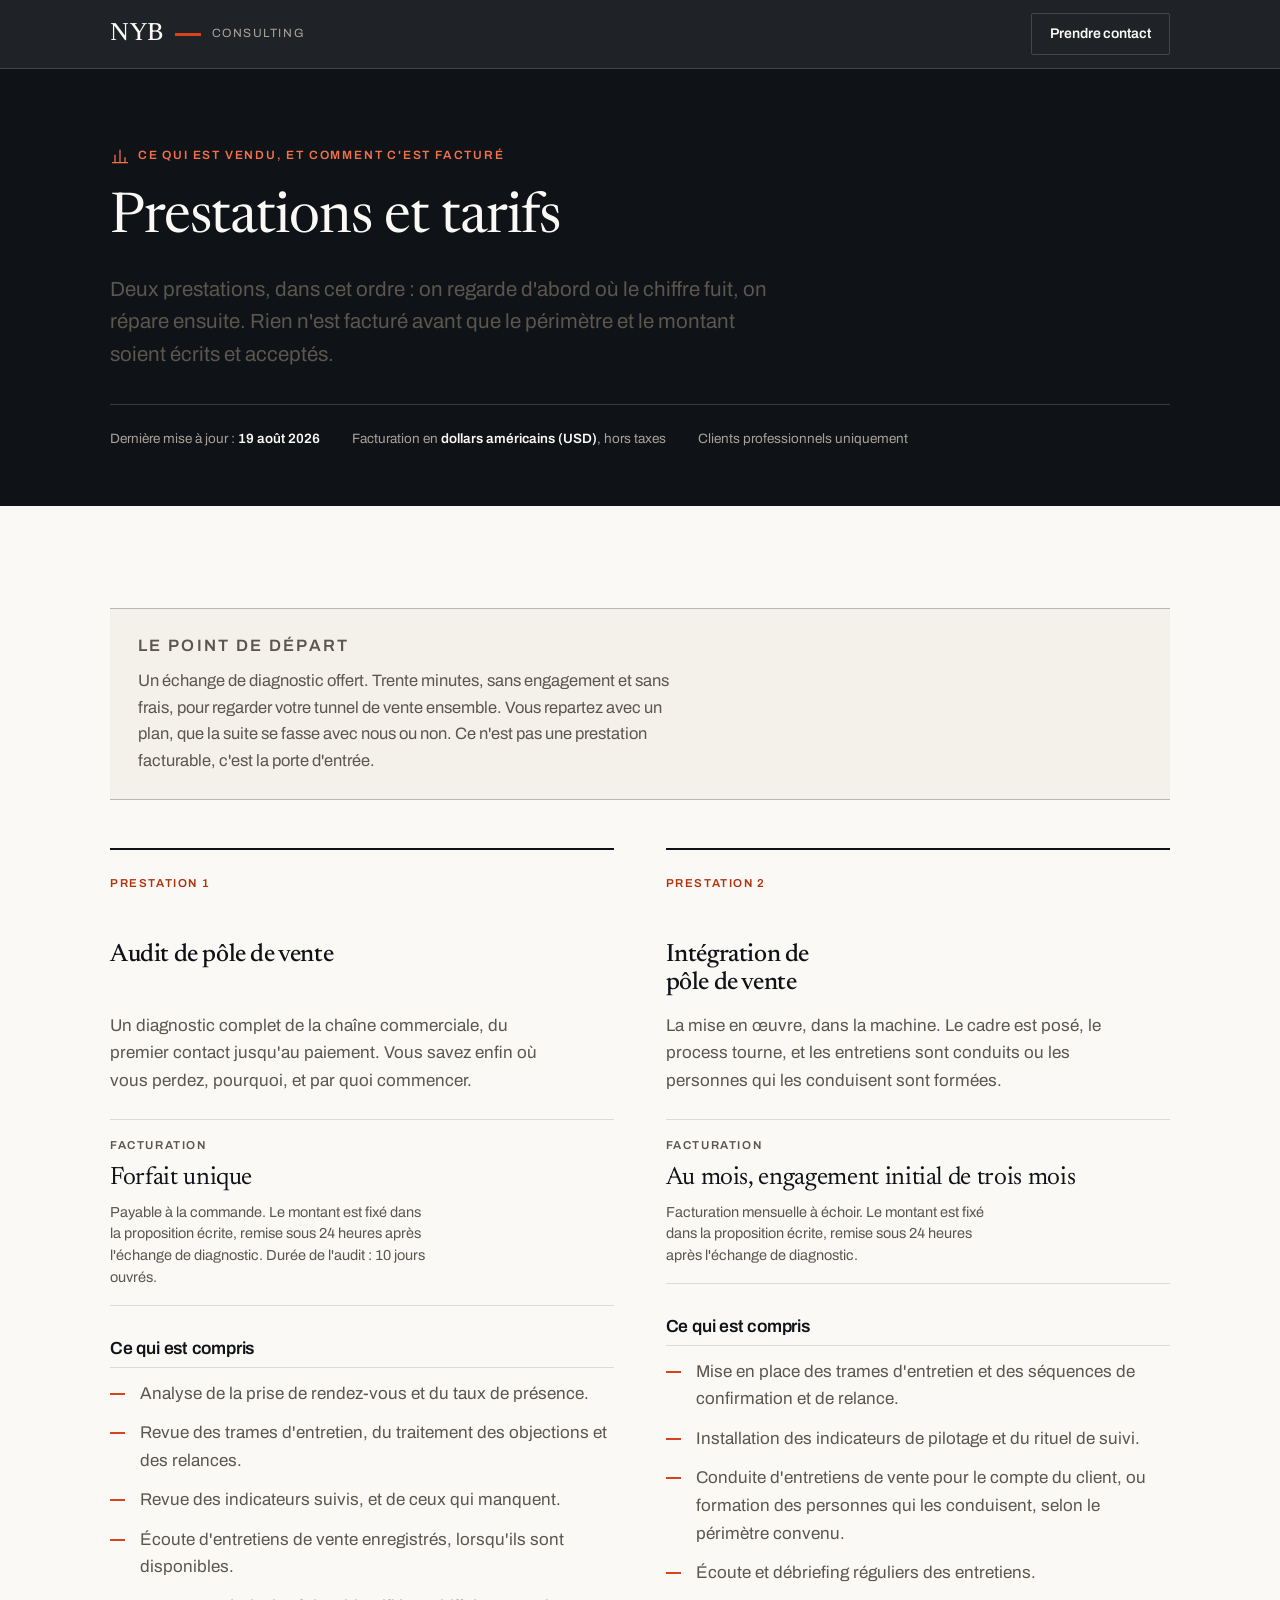
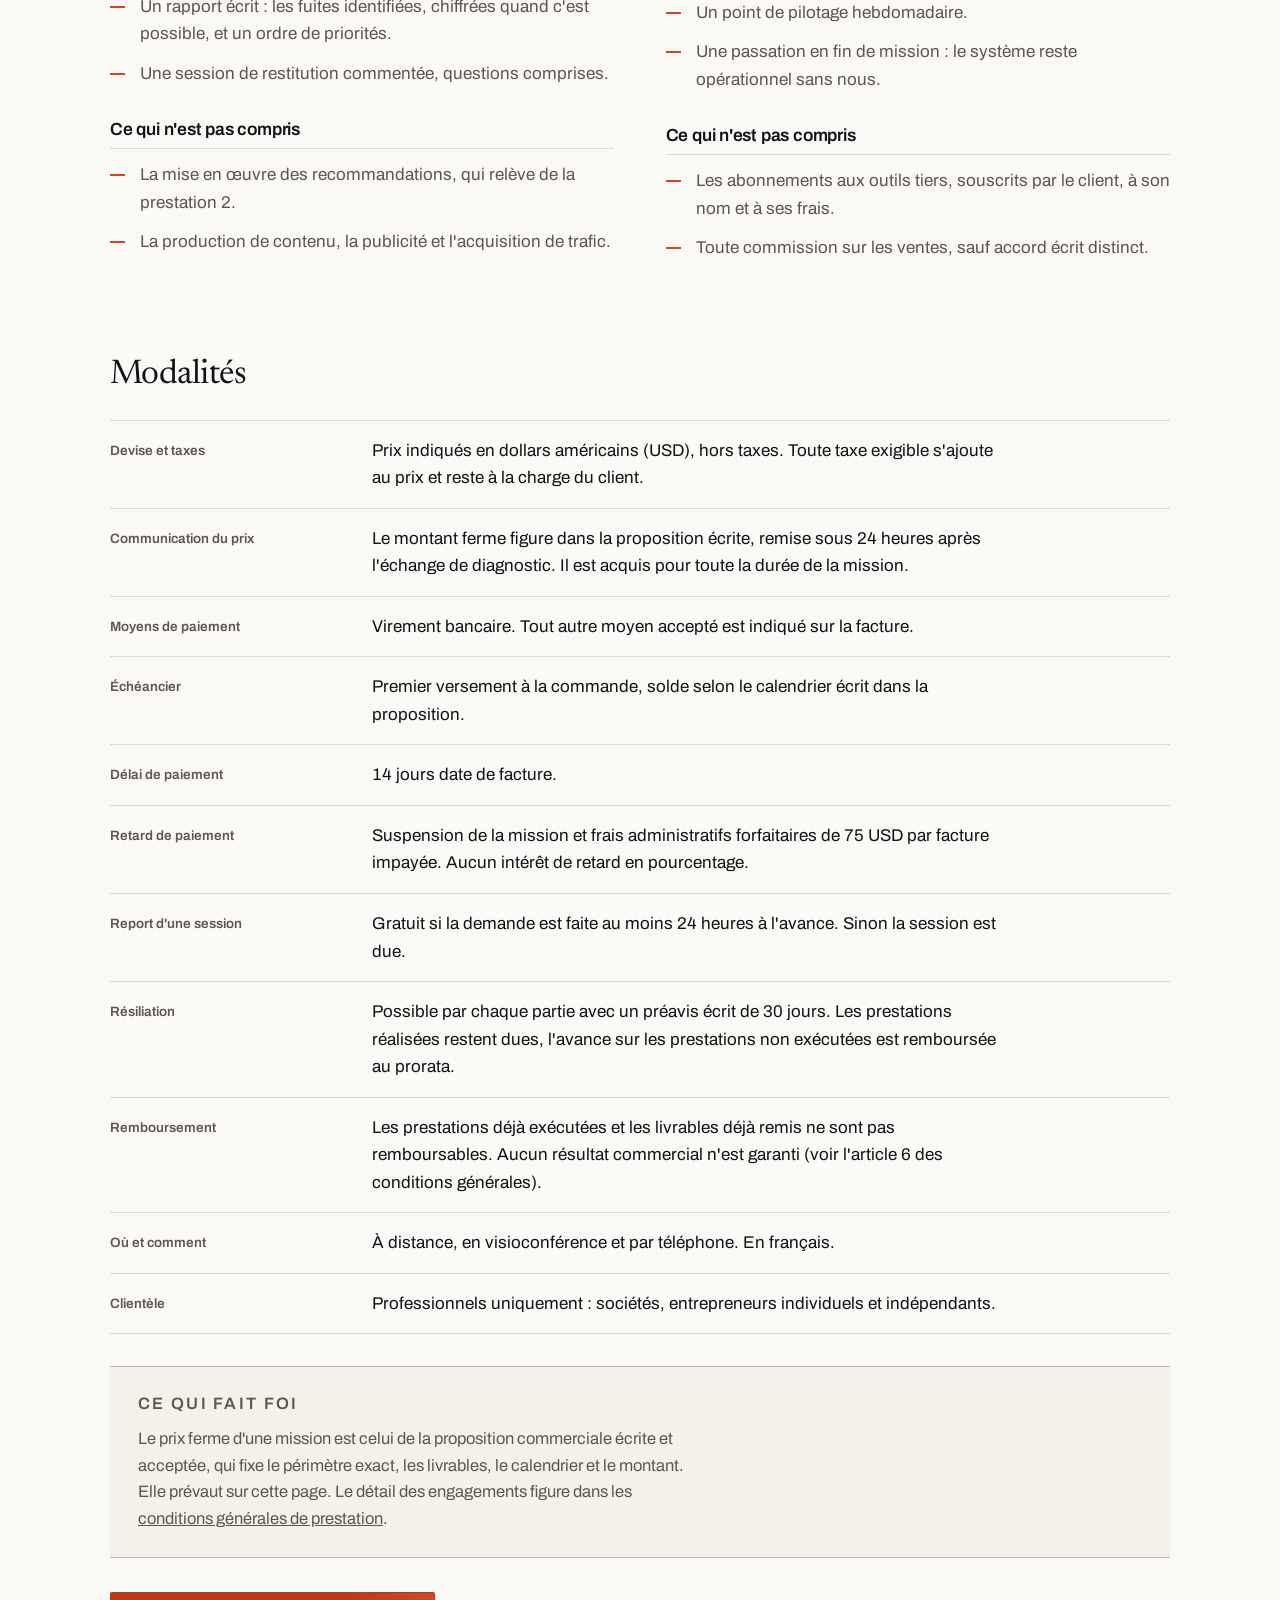
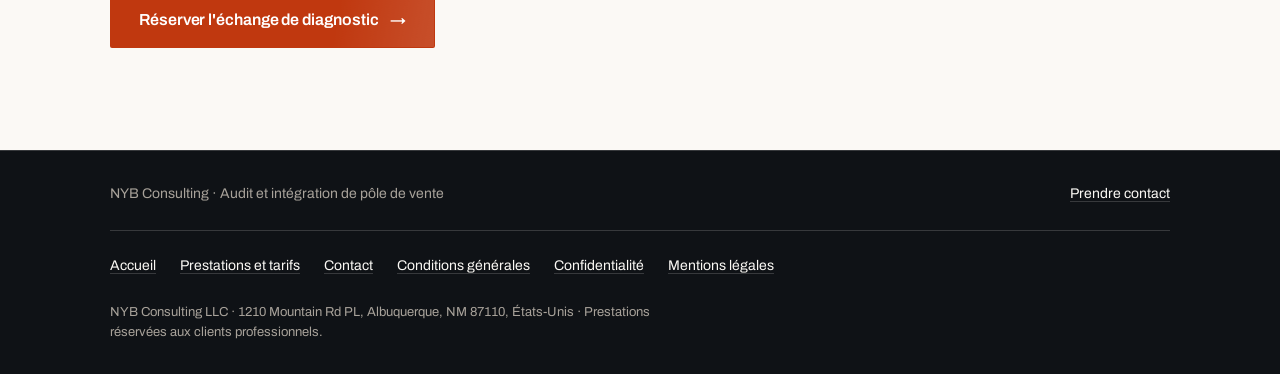
<file: prestations.html>
<!DOCTYPE html>
<html lang="fr">
<head>
<meta charset="utf-8">
<meta name="viewport" content="width=device-width, initial-scale=1">
<title>Prestations et tarifs · NYB Consulting</title>
<meta name="description" content="Ce que vend NYB Consulting, ce qui est compris et comment c'est facturé : audit de pôle de vente et intégration de pôle de vente. Prestations réservées aux professionnels.">
<meta name="theme-color" content="#0F1216">
<link rel="canonical" href="https://nybconsulting.com/prestations.html">
<meta name="robots" content="index, follow">
<meta property="og:type" content="website">
<meta property="og:locale" content="fr_FR">
<meta property="og:site_name" content="NYB Consulting">
<meta property="og:url" content="https://nybconsulting.com/prestations.html">
<meta property="og:title" content="Prestations et tarifs · NYB Consulting">
<meta property="og:description" content="Ce que vend NYB Consulting, ce qui est compris et comment c'est facturé : audit de pôle de vente et intégration de pôle de vente. Prestations réservées aux professionnels.">
<link rel="icon" href="data:image/svg+xml,<svg xmlns='http://www.w3.org/2000/svg' viewBox='0 0 32 32'><rect width='32' height='32' fill='%230F1216'/><path d='M6 24V8h2.4l7.2 11V8h2.3v16h-2.4L8.3 13v11H6z' fill='%23FBF9F5'/><path d='M20 8h2.6l2.1 4 2.1-4H29l-3.4 6.2V24h-2.3v-9.8L20 8z' fill='%23FBF9F5'/><rect x='6' y='27' width='23' height='2' fill='%23D6431C'/></svg>">
<link rel="preconnect" href="https://fonts.googleapis.com">
<link rel="preconnect" href="https://fonts.gstatic.com" crossorigin>
<link href="https://fonts.googleapis.com/css2?family=Archivo:wght@400;500;600&family=Newsreader:ital,opsz,wght@0,6..72,400;0,6..72,500;1,6..72,400&display=swap" rel="stylesheet">
<link rel="stylesheet" href="pages.css">
<script>document.documentElement.className+=" js"</script>

</head>
<body>

<a class="skip" href="#doc">Aller au contenu</a>

<header class="nav">
  <div class="shell nav__in">
    <a class="mark" href="index.html" aria-label="NYB Consulting, retour à l'accueil">
      <span class="mark__n">NYB</span>
      <span class="mark__r" aria-hidden="true"></span>
      <span class="mark__s">Consulting</span>
    </a>
    <a class="btn btn--line" href="index.html#contact">Prendre contact</a>
  </div>
  <div class="progress" aria-hidden="true"></div>
</header>

<main>

<section class="doc-head">
  <div class="shell">
    <p class="eyebrow" data-ax>
      <svg class="ico" viewBox="0 0 24 24" aria-hidden="true"><path d="M3 20h18"/><path d="M6 20V11M12 20V5M18 20v-6"/></svg>
      Ce qui est vendu, et comment c'est facturé
    </p>
    <h1 data-ax>Prestations et tarifs</h1>
    <p class="lede" data-ax>Deux prestations, dans cet ordre : on regarde d'abord où le chiffre fuit, on répare ensuite. Rien n'est facturé avant que le périmètre et le montant soient écrits et acceptés.</p>
    <p class="stamp" data-ax>
      <span>Dernière mise à jour : <b>19 août 2026</b></span>
      <span>Facturation en <b>dollars américains (USD)</b>, hors taxes</span>
      <span>Clients professionnels uniquement</span>
    </p>
  </div>
</section>

<section class="doc" id="doc">
  <div class="shell">

    <div class="note">
        <div class="note__in">
          <p class="note__k">Le point de départ</p>
          <p>Un échange de diagnostic offert. Trente minutes, sans engagement et sans frais, pour regarder votre tunnel de vente ensemble. Vous repartez avec un plan, que la suite se fasse avec nous ou non. Ce n'est pas une prestation facturable, c'est la porte d'entrée.</p>
        </div>
      </div>

    <div class="offres">

      <article class="offre">
        <p class="offre__k">Prestation 1</p>
        <h2>Audit de pôle de vente</h2>
        <p class="quiet">Un diagnostic complet de la chaîne commerciale, du premier contact jusqu'au paiement. Vous savez enfin où vous perdez, pourquoi, et par quoi commencer.</p>
        <dl class="modele">
          <dt>Facturation</dt>
          <dd>Forfait unique
            <small>Payable à la commande. Le montant est fixé dans la proposition écrite, remise sous 24 heures après l'échange de diagnostic. Durée de l'audit : 10 jours ouvrés.</small>
          </dd>
        </dl>
        <h3>Ce qui est compris</h3>
        <ul class="tirets">
          <li>Analyse de la prise de rendez-vous et du taux de présence.</li>
          <li>Revue des trames d'entretien, du traitement des objections et des relances.</li>
          <li>Revue des indicateurs suivis, et de ceux qui manquent.</li>
          <li>Écoute d'entretiens de vente enregistrés, lorsqu'ils sont disponibles.</li>
          <li>Un rapport écrit : les fuites identifiées, chiffrées quand c'est possible, et un ordre de priorités.</li>
          <li>Une session de restitution commentée, questions comprises.</li>
        </ul>
        <h3>Ce qui n'est pas compris</h3>
        <ul class="tirets">
          <li>La mise en œuvre des recommandations, qui relève de la prestation 2.</li>
          <li>La production de contenu, la publicité et l'acquisition de trafic.</li>
        </ul>
      </article>

      <article class="offre">
        <p class="offre__k">Prestation 2</p>
        <h2>Intégration de pôle de vente</h2>
        <p class="quiet">La mise en œuvre, dans la machine. Le cadre est posé, le process tourne, et les entretiens sont conduits ou les personnes qui les conduisent sont formées.</p>
        <dl class="modele">
          <dt>Facturation</dt>
          <dd>Au mois, engagement initial de trois mois
            <small>Facturation mensuelle à échoir. Le montant est fixé dans la proposition écrite, remise sous 24 heures après l'échange de diagnostic.</small>
          </dd>
        </dl>
        <h3>Ce qui est compris</h3>
        <ul class="tirets">
          <li>Mise en place des trames d'entretien et des séquences de confirmation et de relance.</li>
          <li>Installation des indicateurs de pilotage et du rituel de suivi.</li>
          <li>Conduite d'entretiens de vente pour le compte du client, ou formation des personnes qui les conduisent, selon le périmètre convenu.</li>
          <li>Écoute et débriefing réguliers des entretiens.</li>
          <li>Un point de pilotage hebdomadaire.</li>
          <li>Une passation en fin de mission : le système reste opérationnel sans nous.</li>
        </ul>
        <h3>Ce qui n'est pas compris</h3>
        <ul class="tirets">
          <li>Les abonnements aux outils tiers, souscrits par le client, à son nom et à ses frais.</li>
          <li>Toute commission sur les ventes, sauf accord écrit distinct.</li>
        </ul>
      </article>

    </div>

    <div style="margin-top:clamp(48px,6vw,76px)">
      <h2>Modalités</h2>
      <ul class="fiche" style="margin-top:26px">
        <li><span class="k">Devise et taxes</span><span class="v">Prix indiqués en dollars américains (USD), hors taxes. Toute taxe exigible s'ajoute au prix et reste à la charge du client.</span></li>
        <li><span class="k">Communication du prix</span><span class="v">Le montant ferme figure dans la proposition écrite, remise sous 24 heures après l'échange de diagnostic. Il est acquis pour toute la durée de la mission.</span></li>
        <li><span class="k">Moyens de paiement</span><span class="v">Virement bancaire. Tout autre moyen accepté est indiqué sur la facture.</span></li>
        <li><span class="k">Échéancier</span><span class="v">Premier versement à la commande, solde selon le calendrier écrit dans la proposition.</span></li>
        <li><span class="k">Délai de paiement</span><span class="v">14 jours date de facture.</span></li>
        <li><span class="k">Retard de paiement</span><span class="v">Suspension de la mission et frais administratifs forfaitaires de 75 USD par facture impayée. Aucun intérêt de retard en pourcentage.</span></li>
        <li><span class="k">Report d'une session</span><span class="v">Gratuit si la demande est faite au moins 24 heures à l'avance. Sinon la session est due.</span></li>
        <li><span class="k">Résiliation</span><span class="v">Possible par chaque partie avec un préavis écrit de 30 jours. Les prestations réalisées restent dues, l'avance sur les prestations non exécutées est remboursée au prorata.</span></li>
        <li><span class="k">Remboursement</span><span class="v">Les prestations déjà exécutées et les livrables déjà remis ne sont pas remboursables. Aucun résultat commercial n'est garanti (voir l'article 6 des conditions générales).</span></li>
        <li><span class="k">Où et comment</span><span class="v">À distance, en visioconférence et par téléphone. En français.</span></li>
        <li><span class="k">Clientèle</span><span class="v">Professionnels uniquement : sociétés, entrepreneurs individuels et indépendants.</span></li>
      </ul>

      <div class="note">
        <div class="note__in">
          <p class="note__k">Ce qui fait foi</p>
          <p>Le prix ferme d'une mission est celui de la proposition commerciale écrite et acceptée, qui fixe le périmètre exact, les livrables, le calendrier et le montant. Elle prévaut sur cette page. Le détail des engagements figure dans les <a href="conditions-generales.html">conditions générales de prestation</a>.</p>
        </div>
      </div>

      <p style="margin-top:34px"><a class="btn btn--primary" href="index.html#contact">Réserver l'échange de diagnostic <i aria-hidden="true">→</i></a></p>
    </div>

  </div>
</section>

</main>

<footer class="foot">
  <div class="shell foot__in">
    <div class="foot__top">
      <span>NYB Consulting · Audit et intégration de pôle de vente</span>
      <span><a href="index.html#contact">Prendre contact</a></span>
    </div>
    <ul class="foot__nav">
      <li><a href="index.html">Accueil</a></li>
      <li><a href="prestations.html">Prestations et tarifs</a></li>
      <li><a href="contact.html">Contact</a></li>
      <li><a href="conditions-generales.html">Conditions générales</a></li>
      <li><a href="confidentialite.html">Confidentialité</a></li>
      <li><a href="mentions-legales.html">Mentions légales</a></li>
    </ul>
    <p class="foot__legal">NYB Consulting LLC · 1210 Mountain Rd PL, Albuquerque, NM 87110, États-Unis · Prestations réservées aux clients professionnels.</p>
  </div>
</footer>

<script src="pages.js" defer></script>

</body>
</html>
</file>
<file: pages.css>
/* ==========================================================================
   NYB Consulting · feuille unique du site
   ------------------------------------------------------------------------
   Le monde : un rapport d'audit imprimé. Encre profonde, papier chaud, filets
   d'un cheveu, chiffres tabulaires, et un seul rouge qui ne sert qu'à marquer
   ce qui compte.

   Architecture reprise du Hub CTP (Tariqa Pro), sans sa palette :
     · une couleur = un rôle, défini une fois ;
     · l'accent en trois rôles (remplissage / texte / encre posée dessus), sans
       quoi la couleur qui fait un beau bouton devient illisible en texte ;
     · une échelle typographique à crans NOMMÉS PAR RÔLE, avec de vrais écarts.
       Sans écart, l'œil n'a aucun point d'accroche : il lit tout, et la page
       paraît chargée même quand elle est courte ;
     · l'alignement plutôt que les boîtes. Quand tout est une carte, plus rien
       n'en est une ;
     · le mouvement sert l'attention, jamais la décoration, et se coupe
       entièrement pour qui préfère moins de mouvement.
   ========================================================================== */

/* --------------------------------------------------------------- jetons */
:root{
  /* surfaces */
  --ink:#0F1216;
  --ink-2:#171C22;
  --paper:#FBF9F5;
  --paper-2:#F4F1EA;

  /* texte, en trois niveaux, teinté de la surface et jamais neutre */
  --quiet:#5B564E;          /* 7.0:1 sur papier */
  --quiet-ink:#A8A29A;      /* 7.4:1 sur encre  */

  /* L'ACCENT EN TROIS RÔLES. Un jeton unique pour les trois est exactement
     ce qui casse une palette : le rouge qui fait un bouton franc devient
     illisible en texte sur du papier crème. */
  --accent:#D6431C;         /* le remplissage : aplats, filets, marques */
  --accent-text:#B0330D;    /* 6.1:1 : l'accent DEVENU TEXTE, sur papier   */
  --accent-ink:#F0714A;     /* 6.4:1 : l'accent devenu texte, sur encre    */
  --accent-btn:#C0380F;     /* 6.0:1 avec du blanc posé dessus            */
  --accent-btn-h:#96290A;

  --rule:rgba(15,18,22,.13);
  --rule-2:rgba(15,18,22,.26);
  --rule-ink:rgba(251,249,245,.17);
  --rule-ink-2:rgba(251,249,245,.32);

  --serif:"Newsreader", Georgia, "Times New Roman", serif;
  --sans:"Archivo", -apple-system, BlinkMacSystemFont, "Segoe UI", Helvetica, Arial, sans-serif;

  /* ─── L'ÉCHELLE, en six crans, nommés par RÔLE et non par taille ────────
     Les écarts comptent plus que les valeurs : ce sont eux qui donnent les
     points d'accroche. 12 → 13.5 → 17 → 25 → 34 → 64. */
  --t-etiquette:12px;                    /* capitales espacées : la grammaire */
  --t-meta:13.5px;                       /* la ligne secondaire               */
  --t-corps:17px;                        /* la lecture                        */
  --t-nom:clamp(20px,2.1vw,25px);        /* l'objet qu'on regarde             */
  --t-titre:clamp(26px,3.1vw,34px);      /* le titre d'une section            */
  --t-affiche:clamp(36px,4.7vw,56px);    /* LE titre de la page               */

  /* échelle d'espacement : une seule suite, pas de valeurs au jugé */
  --s1:4px;  --s2:8px;   --s3:12px;  --s4:16px;  --s5:24px;
  --s6:32px; --s7:48px;  --s8:64px;  --s9:96px;  --s10:128px;

  --shell:1180px;
  --gut:clamp(26px, 5.4vw, 60px);
  --nav-h:68px;

  /* sortie exponentielle : part vite, s'installe. Une seule courbe partout. */
  --ease:cubic-bezier(.16,1,.3,1);
}

*,*::before,*::after{box-sizing:border-box}
html{-webkit-text-size-adjust:100%;scroll-behavior:smooth}

body{
  margin:0;background:var(--paper);color:var(--ink);
  font-family:var(--sans);font-size:var(--t-corps);line-height:1.62;
  -webkit-font-smoothing:antialiased;text-rendering:optimizeLegibility;
  font-variant-numeric:tabular-nums;
  overflow-x:hidden;
}
p{margin:0 0 1.05em;max-width:66ch}
p:last-child{margin-bottom:0}
a{color:inherit}
strong{font-weight:600}
img,svg{max-width:100%}

:focus-visible{outline:2px solid var(--accent);outline-offset:3px;border-radius:1px}
.dark :focus-visible,.nav :focus-visible,.foot :focus-visible{outline-color:var(--accent-ink)}

.shell{max-width:var(--shell);margin:0 auto;padding-left:var(--gut);padding-right:var(--gut)}
/* ATTENTION : un élément qui porte `.shell` ne doit JAMAIS déclarer le raccourci
   `padding`. Le raccourci remet le gauche et le droite à zéro et colle le texte
   aux deux bords de l'écran. Toujours `padding-top` / `padding-bottom`. */
.section{padding:clamp(64px,8.5vw,124px) 0}
.dark{background:var(--ink);color:var(--paper)}
.dark .quiet{color:var(--quiet-ink)}
.quiet{color:var(--quiet)}
.centre{text-align:center;margin-left:auto;margin-right:auto}
.centre p,.centre .lede{margin-left:auto;margin-right:auto}

.skip{
  position:absolute;left:var(--s4);top:calc(-1 * var(--s9));z-index:100;
  background:var(--paper);color:var(--ink);font-size:15px;font-weight:600;
  padding:var(--s3) var(--s5);border:1px solid var(--ink);border-radius:2px;
  text-decoration:none;transition:top .18s var(--ease);
}
.skip:focus{top:var(--s3)}

/* ------------------------------------------------------------ typographie */
h1,h2,h3{font-family:var(--serif);font-weight:400;letter-spacing:-.018em;line-height:1.06;margin:0}
h1{font-size:var(--t-affiche);line-height:1.05;max-width:19ch;text-wrap:balance}
h2{font-size:var(--t-titre);line-height:1.12;font-weight:400;letter-spacing:-.016em;
   max-width:24ch;text-wrap:balance}
h3{font-family:var(--serif);font-size:var(--t-nom);line-height:1.2;font-weight:500;
   letter-spacing:-.012em}
.h-sans{font-family:var(--sans);font-size:17.5px;font-weight:600;letter-spacing:-.006em;line-height:1.3}

.lede{font-size:clamp(17.5px,1.9vw,20.5px);line-height:1.6;color:var(--quiet);max-width:56ch;
      text-wrap:pretty}
.dark .lede{color:var(--quiet-ink)}
.eyebrow{font-size:var(--t-etiquette);font-weight:600;letter-spacing:.15em;text-transform:uppercase;
         color:var(--accent-text);margin:0 0 var(--s5);display:flex;align-items:center;gap:var(--s2)}
.dark .eyebrow,.doc-head .eyebrow,.hero .eyebrow{color:var(--accent-ink)}
.centre .eyebrow{justify-content:center}
.em{color:var(--accent-text);font-style:italic}
.dark .em{color:var(--accent-ink)}
.meta{font-size:var(--t-meta);color:var(--quiet);margin-top:var(--s5);
      display:flex;flex-wrap:wrap;gap:var(--s1) var(--s3)}
.dark .meta{color:var(--quiet-ink)}
.centre .meta{justify-content:center}
.meta span:not(:last-child)::after{content:"·";margin-left:var(--s3);opacity:.55}

/* le trait de correction sous un mot : la marque de la maison */
.strike{background-image:linear-gradient(var(--accent),var(--accent));
        background-repeat:no-repeat;background-position:0 88%;background-size:100% 4px;
        padding-bottom:3px}

/* ----------------------------------------------------------------- icônes */
/* Des traits, jamais des vignettes. Un rapport se dessine à la main. */
.ico{width:20px;height:20px;flex:0 0 20px;stroke:currentColor;fill:none;
     stroke-width:1.5;stroke-linecap:round;stroke-linejoin:round}
.ico--lg{width:26px;height:26px;flex-basis:26px;stroke-width:1.35}
.ico--xl{width:34px;height:34px;flex-basis:34px;stroke-width:1.2}
.ico--fill{fill:currentColor;stroke:none}

/* --------------------------------------------------------------- mouvement */
/* Le mouvement sert l'attention. Une seule courbe, une seule idée : les
   choses arrivent d'en bas et s'installent ; les traits se dessinent. */
@keyframes ax-fade-up{from{opacity:0;transform:translateY(14px)}to{opacity:1;transform:none}}
@keyframes ax-draw{from{stroke-dashoffset:1}to{stroke-dashoffset:0}}
@keyframes ax-rule{from{transform:scaleX(0)}to{transform:scaleX(1)}}

/* ENTRÉE. Règle absolue : le contenu ne dépend JAMAIS de l'animation pour
   exister. Un élément n'est masqué que TANT QU'IL N'EST PAS ENTRÉ ; dès que
   la classe tombe, son état naturel est « visible », et l'animation ne fait
   qu'ajouter le mouvement par-dessus.

   C'est pour ça qu'il n'y a ni `animation-delay` ni `fill-mode` ici : les deux
   figent l'élément dans son état de départ, donc invisible, tant que la
   minuterie du navigateur n'avance pas. Onglet ouvert en arrière-plan, mode
   économie d'énergie, page rouverte depuis le cache : la minuterie peut rester
   à zéro, et la page reste blanche. L'échelonnement est fait en JavaScript,
   qui pose la classe élément par élément.

   Tout est conditionné à `.js`, posé dans le <head> avant le premier rendu :
   sans JavaScript, rien n'est masqué et la page s'affiche entière. */
.js [data-ax]:not(.is-in){opacity:0}
.js [data-ax].is-in{animation:ax-fade-up .62s var(--ease)}
/* L'état de repos, posé dès que l'animation est finie et par le filet de
   sécurité. Une animation DÉMARRÉE mais figée garde la main sur l'opacité :
   reposer la classe ne suffit pas, il faut couper l'animation elle-même. */
.js [data-ax].ax-fini{animation:none !important;opacity:1 !important}
.js [data-ax].ax-fini .ico--draw *{animation:none !important;stroke-dashoffset:0 !important}

/* Un tracé qui se dessine, comme une marque portée à la main sur un rapport.
   `pathLength="1"` normalise n'importe quel chemin : la même règle vaut pour
   toutes les icônes, sans avoir à les mesurer une par une. Même principe que
   ci-dessus : l'état naturel du tracé est « dessiné ». */
.js .ico--draw *{stroke-dasharray:1;stroke-dashoffset:0}
.js [data-ax]:not(.is-in) .ico--draw *{stroke-dashoffset:1}
.js [data-ax].is-in .ico--draw *{animation:ax-draw 1.1s var(--ease)}

/* un filet qui se tire de gauche à droite, même règle : son état naturel est
   « tiré », l'animation ne fait que le dessiner */
.js [data-ax].is-in .ax-rule{animation:ax-rule .8s var(--ease)}

/* le grain du papier : ce qui empêche un aplat d'avoir l'air d'un écran */
.grain{position:relative;isolation:isolate}
.grain::after{
  content:"";position:absolute;inset:0;z-index:-1;pointer-events:none;opacity:.05;
  background-image:url("data:image/svg+xml,%3Csvg xmlns='http://www.w3.org/2000/svg' width='120' height='120'%3E%3Cfilter id='n'%3E%3CfeTurbulence type='fractalNoise' baseFrequency='.85' numOctaves='2'/%3E%3C/filter%3E%3Crect width='100%25' height='100%25' filter='url(%23n)' opacity='.5'/%3E%3C/svg%3E");
}

/* ---------------------------------------------------------------- boutons */
.btn{
  display:inline-flex;align-items:center;justify-content:center;gap:var(--s3);
  font-size:16px;font-weight:600;letter-spacing:-.005em;
  min-height:50px;padding:14px 28px;border:1px solid transparent;border-radius:2px;
  text-decoration:none;cursor:pointer;font-family:inherit;position:relative;overflow:hidden;
  transition:background-color .2s var(--ease),border-color .2s var(--ease),
             color .2s var(--ease),transform .2s var(--ease);
}
.btn--primary{background:var(--accent-btn);color:#fff}
.btn--primary:hover{background:var(--accent-btn-h);transform:translateY(-1px)}
.btn--primary:active{transform:translateY(0)}
.btn--line{border-color:var(--rule-ink);color:var(--paper)}
.btn--line:hover{background:rgba(251,249,245,.09);border-color:var(--rule-ink-2)}
.btn--dark{background:var(--ink);color:var(--paper)}
.btn--dark:hover{background:var(--ink-2);transform:translateY(-1px)}
.btn i{font-style:normal;transition:transform .2s var(--ease)}
.btn:hover i{transform:translateX(4px)}
/* un balayage discret au survol : le trait de lumière sur un papier glacé */
.btn--primary::after{content:"";position:absolute;inset:0;pointer-events:none;
  background:linear-gradient(100deg,transparent 30%,rgba(255,255,255,.16),transparent 70%);
  background-size:220% 100%;background-position:180% 0}
.btn--primary:hover::after{transition:background-position .8s var(--ease);background-position:-60% 0}

/* ----------------------------------------------------------- barre du haut */
.nav{position:sticky;top:0;z-index:60;background:rgba(15,18,22,.93);
     backdrop-filter:saturate(150%) blur(8px);border-bottom:1px solid var(--rule-ink)}
.nav__in{display:flex;align-items:center;justify-content:space-between;gap:var(--s4);height:var(--nav-h)}
.mark{display:flex;align-items:center;gap:11px;text-decoration:none;color:var(--paper)}
.mark__n{font-family:var(--serif);font-weight:500;font-size:25px;letter-spacing:.02em;line-height:1}
.mark__r{width:26px;height:3px;background:var(--accent)}
.mark__s{font-size:var(--t-etiquette);letter-spacing:.13em;text-transform:uppercase;color:var(--quiet-ink)}
@media (max-width:600px){.mark__s,.mark__r{display:none}}
.nav .btn{min-height:40px;padding:9px 18px;font-size:14px}
.progress{position:absolute;left:0;bottom:-1px;height:2px;width:100%;
          background:var(--accent);transform:scaleX(var(--p,0));transform-origin:left center}

/* ============================================================ PAGE DE VENTE */
.hero{background:var(--ink);color:var(--paper)}
.hero__in{padding-top:clamp(48px,6vw,86px);padding-bottom:clamp(52px,7vw,96px)}
.hero__grid{display:grid;grid-template-columns:1.15fr .85fr;gap:clamp(34px,6vw,76px);align-items:center}
/* Le titre du hero porte ses propres <br> : c'est la colonne qui lui donne sa
   mesure, pas une largeur en `ch`, et l'équilibrage automatique n'a rien à
   arbitrer puisque les coupures sont écrites. */
.hero h1{max-width:none;text-wrap:pretty}
.hero .lede{color:var(--quiet-ink);margin:var(--s5) 0 var(--s6)}

/* le relevé : le seul « graphique » du site, et il dit la thèse */
.releve{border-top:1px solid var(--rule-ink);border-bottom:1px solid var(--rule-ink);
        padding:var(--s2) 0;margin:0}
.releve__h{display:flex;justify-content:space-between;align-items:baseline;
           padding:var(--s3) 0 var(--s3);border-bottom:1px solid var(--rule-ink);
           font-size:var(--t-etiquette);letter-spacing:.13em;text-transform:uppercase;color:var(--quiet-ink)}
.row{display:grid;gap:7px;padding:var(--s4) 0;border-bottom:1px solid var(--rule-ink)}
.row:last-of-type{border-bottom:0}
.row__top{display:flex;justify-content:space-between;align-items:baseline;gap:var(--s4)}
.row__l{font-size:15px;color:var(--paper)}
.row__v{font-size:14px;color:var(--quiet-ink);white-space:nowrap}
.row__track{height:5px;background:rgba(251,249,245,.1)}
.row__bar{height:100%;width:var(--w);background:var(--paper);
          transform:scaleX(0);transform-origin:left center;
          transition:transform 1.1s var(--ease);transition-delay:calc(var(--i) * 130ms)}
.go .row__bar,.is-in .row__bar{transform:scaleX(1)}
.row--leak .row__l,.row--leak .row__v{color:var(--accent-ink)}
.row--leak .row__bar{background:var(--accent)}
.releve__n{font-size:var(--t-meta);color:var(--quiet-ink);line-height:1.5;
           padding:var(--s4) 0 var(--s1);max-width:44ch}

.split{display:grid;grid-template-columns:.9fr 1.1fr;gap:clamp(28px,5vw,76px)}
.fuites{list-style:none;margin:0;padding:0;border-top:1px solid var(--rule)}
.fuites li{position:relative;padding:var(--s5) 0 var(--s5) 34px;border-bottom:1px solid var(--rule);
           font-size:clamp(16px,1.75vw,18.5px);line-height:1.5}
.fuites li::before{content:"";position:absolute;left:0;top:34px;width:16px;height:2px;background:var(--accent)}
.verdict{margin-top:clamp(32px,4vw,46px);font-family:var(--serif);
         font-size:clamp(21px,2.6vw,29px);line-height:1.28;max-width:26ch}

.temps{margin-top:clamp(40px,6vw,70px)}
.temp{display:grid;grid-template-columns:auto 1fr;gap:clamp(20px,4vw,54px);
      padding:clamp(28px,4vw,44px) 0;border-top:1px solid var(--rule)}
.temp:last-child{border-bottom:1px solid var(--rule)}
.temp__k{font-size:var(--t-etiquette);font-weight:600;letter-spacing:.13em;text-transform:uppercase;
         color:var(--accent-text);white-space:nowrap;padding-top:var(--s2)}
.temp h3{margin-bottom:var(--s3)}
.temp p{color:var(--quiet);max-width:60ch}

/* trois leviers : l'alignement fait le travail, pas des cartes */
.leviers{display:grid;grid-template-columns:repeat(3,1fr);margin-top:clamp(40px,6vw,68px)}
.levier{padding:var(--s6) clamp(20px,2.4vw,34px) var(--s1);
        border-top:1px solid var(--rule-ink);border-left:1px solid var(--rule-ink)}
.levier:first-child{border-left:0;padding-left:0}
.levier__i{color:var(--accent-ink);margin-bottom:var(--s4);display:block}
.levier h3{color:var(--paper);margin-bottom:var(--s3)}
.levier p{color:var(--quiet-ink);font-size:16px;margin:0}

.args{list-style:none;margin:clamp(38px,5vw,58px) 0 0;padding:0;
      display:grid;grid-template-columns:1fr 1fr;gap:clamp(24px,3.4vw,44px) clamp(32px,5vw,72px)}
.args li{border-top:1px solid var(--rule);padding-top:var(--s5);display:grid;
         grid-template-columns:auto 1fr;gap:var(--s4);align-items:start}
.args .ico{color:var(--accent-text);margin-top:2px}
.args b{display:block;font-weight:600;font-size:17.5px;margin-bottom:var(--s1)}
.args span{color:var(--quiet);font-size:16px}

.flow{display:grid;grid-template-columns:repeat(4,1fr);gap:clamp(20px,2.6vw,34px);
      margin-top:clamp(40px,5vw,62px)}
.etape{position:relative;padding-top:var(--s6);border-top:1px solid var(--rule)}
.etape::before{content:"";position:absolute;top:-4px;left:0;width:7px;height:7px;
               border-radius:50%;background:var(--accent)}
.etape__i{color:var(--accent-text);margin-bottom:var(--s4);display:block}
.etape__k{font-size:var(--t-etiquette);letter-spacing:.13em;text-transform:uppercase;
          color:var(--quiet);margin-bottom:var(--s2)}
.etape h3{font-size:clamp(19px,1.9vw,22px);margin-bottom:var(--s2)}
.etape p{color:var(--quiet);font-size:15.5px;margin:0}

/* ---------------------------------------------------- prendre contact */
/* Deux canaux, rien d'autre. Pas de formulaire : personne derrière pour le
   relever, et un formulaire qui ne répond pas coûte plus qu'il ne rapporte. */
.canaux{display:grid;grid-template-columns:1fr 1fr;gap:clamp(20px,2.6vw,32px);
        margin-top:clamp(38px,5vw,58px);text-align:left}
.canal{
  display:grid;grid-template-columns:auto 1fr;gap:var(--s4);align-items:start;
  padding:clamp(24px,3vw,32px);border:1px solid var(--rule-ink);border-radius:2px;
  text-decoration:none;color:var(--paper);background:rgba(251,249,245,.02);
  transition:border-color .22s var(--ease),background-color .22s var(--ease),transform .22s var(--ease);
}
.canal:hover{border-color:var(--accent);background:rgba(214,67,28,.07);transform:translateY(-2px)}
.canal__i{color:var(--accent-ink);margin-top:2px;transition:transform .22s var(--ease)}
.canal:hover .canal__i{transform:scale(1.06)}
.canal__k{font-size:var(--t-etiquette);font-weight:600;letter-spacing:.14em;text-transform:uppercase;
          color:var(--quiet-ink);margin:0 0 var(--s2)}
.canal__v{font-family:var(--serif);font-size:var(--t-nom);line-height:1.2;letter-spacing:-.012em;
          color:var(--paper);margin:0 0 var(--s2);word-break:break-word}
.canal__n{font-size:var(--t-meta);color:var(--quiet-ink);margin:0;line-height:1.5}
.canal__go{display:inline-flex;align-items:center;gap:var(--s2);margin-top:var(--s3);
           font-size:14px;font-weight:600;color:var(--accent-ink)}
.canal__go i{font-style:normal;transition:transform .22s var(--ease)}
.canal:hover .canal__go i{transform:translateX(4px)}

/* =========================================================== PAGES DOCUMENT */
.doc-head{background:var(--ink);color:var(--paper);
          padding:clamp(44px,6vw,80px) 0 clamp(36px,4.5vw,56px);overflow:hidden}
.doc-head h1{color:var(--paper)}
.doc-head .lede{margin-top:var(--s5)}
.stamp{display:flex;flex-wrap:wrap;gap:var(--s2) var(--s6);max-width:none;position:relative;
       margin-top:var(--s6);padding-top:var(--s5);
       border-top:1px solid transparent;font-size:var(--t-meta);color:var(--quiet-ink)}
.stamp::before{content:"";position:absolute;left:0;right:0;top:0;height:1px;background:var(--rule-ink);
               transform-origin:left center}
.js [data-ax].is-in.stamp::before{animation:ax-rule .9s var(--ease)}
.stamp b{color:var(--paper);font-weight:600}

.doc{padding:clamp(44px,5.5vw,80px) 0 clamp(64px,8vw,112px)}
.doc__grid{display:grid;grid-template-columns:236px 1fr;gap:clamp(32px,5vw,80px);align-items:start}

.toc{position:sticky;top:calc(var(--nav-h) + var(--s5));max-height:calc(100vh - var(--nav-h) - var(--s8));
     overflow-y:auto;overscroll-behavior:contain}
.toc>summary{font-size:var(--t-etiquette);font-weight:600;letter-spacing:.13em;text-transform:uppercase;
  color:var(--quiet);margin:0 0 var(--s3);padding-bottom:var(--s3);
  border-bottom:1px solid var(--rule);list-style:none;cursor:default}
.toc>summary::-webkit-details-marker{display:none}
.toc ol{list-style:none;margin:0;padding:0;counter-reset:toc}
.toc li{counter-increment:toc}
.toc a{display:grid;grid-template-columns:24px 1fr;gap:var(--s2);
  padding:7px 0 7px 10px;margin-left:-11px;border-left:1px solid transparent;
  font-size:14.5px;line-height:1.4;color:var(--quiet);text-decoration:none;
  transition:color .16s var(--ease),border-color .16s var(--ease)}
.toc a::before{content:counter(toc);font-size:12.5px;color:var(--quiet);padding-top:2px;
               transition:color .16s var(--ease)}
.toc a:hover{color:var(--ink)}
.toc a:hover::before{color:var(--accent-text)}
.toc a[aria-current]{color:var(--ink);border-left-color:var(--accent)}
.toc a[aria-current]::before{color:var(--accent-text)}

.art{border-top:1px solid var(--rule);padding:clamp(28px,3.2vw,40px) 0;
     scroll-margin-top:calc(var(--nav-h) + var(--s5))}
.art:first-of-type{border-top:0;padding-top:0}
.art:last-of-type{border-bottom:1px solid var(--rule)}
.art__k{font-size:var(--t-etiquette);font-weight:600;letter-spacing:.13em;text-transform:uppercase;
        color:var(--accent-text);margin:0 0 var(--s3)}
.art__k a{text-decoration:none;color:inherit}
.art__k a::after{content:" ¶";opacity:0;transition:opacity .16s var(--ease)}
.art:hover .art__k a::after,.art__k a:focus-visible::after{opacity:.5}
.art h2{margin-bottom:var(--s4);font-size:clamp(23px,2.6vw,30px);font-weight:500;max-width:26ch}
.art h3{font-family:var(--sans);font-size:17.5px;font-weight:600;margin:var(--s5) 0 var(--s3)}
.art p{color:var(--quiet)}
.art p strong,.art li strong{color:var(--ink)}

.al{list-style:none;margin:0 0 1.05em;padding:0;counter-reset:al}
.al>li{counter-increment:al;position:relative;padding-left:46px;margin-bottom:var(--s3);
       color:var(--quiet);max-width:calc(66ch + 46px)}
.al>li:last-child{margin-bottom:0}
.al>li::before{content:var(--n) "." counter(al);position:absolute;left:0;top:0;
               font-size:var(--t-meta);color:var(--accent-text);padding-top:3px}

.tirets{list-style:none;margin:0 0 1.05em;padding:0}
.tirets li{position:relative;padding:0 0 var(--s3) 30px;color:var(--quiet);max-width:66ch}
.tirets li:last-child{padding-bottom:0}
.tirets li::before{content:"";position:absolute;left:0;top:13px;width:15px;height:2px;background:var(--accent)}

.note{background:var(--paper-2);border-top:1px solid var(--rule-2);border-bottom:1px solid var(--rule-2);
      padding:var(--s5) 0;margin:var(--s6) 0}
.note__in{padding:0 clamp(18px,2.2vw,28px)}
.note__k{font-size:11.5px;font-weight:600;letter-spacing:.14em;text-transform:uppercase;
         color:var(--accent-text);margin:0 0 var(--s2)}
.note p{color:var(--quiet);font-size:16.5px;max-width:62ch}
.note b{color:var(--ink);font-weight:600}

.fiche{list-style:none;margin:0;padding:0;border-top:1px solid var(--rule)}
.fiche li{display:grid;grid-template-columns:minmax(150px,230px) 1fr;gap:var(--s1) var(--s6);
          padding:var(--s4) 0;border-bottom:1px solid var(--rule)}
.fiche .k{font-size:var(--t-meta);font-weight:600;color:var(--quiet);padding-top:3px}
.fiche .v{color:var(--ink);max-width:64ch}
.fiche .v a{color:inherit;text-decoration:none;border-bottom:1px solid var(--rule-2)}
.fiche .v a:hover{border-bottom-color:var(--accent)}

.cartes{display:grid;grid-template-columns:repeat(3,1fr);gap:var(--s5) clamp(24px,3vw,40px);
        margin-top:var(--s7)}
.carte{border-top:1px solid var(--rule-2);padding-top:var(--s5)}
.carte__h{display:flex;align-items:center;gap:var(--s2);color:var(--accent-text);margin-bottom:var(--s3)}
.carte__h span{font-size:11.5px;font-weight:600;letter-spacing:.14em;text-transform:uppercase}
.carte p{font-size:16px;color:var(--quiet);margin:0 0 var(--s2)}
.carte p:last-child{margin-bottom:0}
.carte strong{color:var(--ink)}
.carte a{color:var(--ink);text-decoration:none;border-bottom:1px solid var(--rule-2)}
.carte a:hover{border-bottom-color:var(--accent)}

.offres{display:grid;grid-template-columns:1fr 1fr;gap:clamp(30px,4vw,64px);margin-top:var(--s7)}
.offre{border-top:2px solid var(--ink);padding-top:var(--s5)}
.offre__k{font-size:11.5px;font-weight:600;letter-spacing:.14em;text-transform:uppercase;
          color:var(--accent-text);margin:0 0 var(--s3)}
.offre h2{margin-bottom:var(--s3);max-width:18ch;font-size:var(--t-nom);font-weight:500}
.offre h3{font-family:var(--sans);font-size:17.5px;font-weight:600;
          margin:var(--s6) 0 var(--s3);padding-bottom:var(--s2);border-bottom:1px solid var(--rule)}
.offre>p{max-width:46ch}
@media (min-width:821px){.offre h2{min-height:2.3em}.offre>p{min-height:4.9em}}
.modele{margin:var(--s5) 0 0;padding:var(--s4) 0;border-top:1px solid var(--rule);
        border-bottom:1px solid var(--rule)}
.modele dt{font-size:11.5px;font-weight:600;letter-spacing:.14em;text-transform:uppercase;
           color:var(--quiet);margin-bottom:var(--s2)}
.modele dd{margin:0;font-family:var(--serif);font-size:clamp(21px,2.2vw,25px);line-height:1.24;
           letter-spacing:-.014em;color:var(--ink)}
.modele dd small{display:block;margin-top:var(--s2);font-family:var(--sans);font-size:14.5px;
                 font-weight:400;line-height:1.5;letter-spacing:0;color:var(--quiet);max-width:40ch}

.tbd{color:var(--accent-text);font-weight:600;white-space:nowrap;border-bottom:1px dotted currentColor}

/* ------------------------------------------------------------------ pied */
.foot{background:var(--ink);color:var(--quiet-ink);font-size:14px;border-top:1px solid var(--rule-ink)}
.foot__in{padding-top:var(--s6);padding-bottom:var(--s6)}
.foot__top{display:flex;flex-wrap:wrap;gap:var(--s3) var(--s6);justify-content:space-between;align-items:baseline}
.foot__nav{display:flex;flex-wrap:wrap;gap:var(--s2) var(--s5);margin:var(--s5) 0 0;
           padding:var(--s5) 0 0;border-top:1px solid var(--rule-ink);list-style:none}
.foot a{color:var(--paper);text-decoration:none;border-bottom:1px solid var(--rule-ink)}
.foot a:hover{border-bottom-color:var(--accent)}
.foot__legal{margin:var(--s5) 0 0;font-size:13px;line-height:1.55;max-width:80ch;color:var(--quiet-ink)}


/* ================================================== mobile : tout se centre */
/* Sur un écran de téléphone, une colonne unique alignée à gauche laisse une
   marge morte à droite et donne l'impression d'un texte collé au bord. Tout
   ce qui est titre, accroche, icône ou appel à l'action se centre.

   Ce qui ne se centre PAS, et c'est délibéré : les listes à puces, les
   tableaux d'identité, le relevé, et le corps des articles contractuels. Un
   paragraphe long centré se lit mal, parce que l'oeil perd le bord gauche à
   chaque retour à la ligne. La règle vaut pour tout le monde, y compris ici. */
@media (max-width:700px){
  .hero__in > .hero__grid > div:first-child,
  .doc-head .shell,
  .split > h2, .split > .lede,
  .section > .shell > h2,
  .levier, .etape, .carte, .offre > .offre__k, .offre > h2, .offre > p,
  .verdict, .canal > div{
    text-align:center;
  }
  .hero h1,.doc-head h1,.split > h2,.section > .shell > h2,.verdict,
  .lede,.levier p,.etape p,.carte p,.offre > p{
    margin-left:auto;margin-right:auto;
  }
  h1,h2{max-width:22ch}
  .meta,.stamp,.carte__h,.levier__i,.etape__i,.canal__i{justify-content:center}
  /* l'étiquette redevient un bloc : quand elle passe sur deux lignes, le texte
     se centre proprement au lieu de se caler derrière l'icône */
  .eyebrow{display:block;font-size:11.5px;letter-spacing:.12em}
  .eyebrow .ico{display:inline-block;vertical-align:-4px;margin-right:7px}
  .levier__i,.etape__i,.canal__i{margin-left:auto;margin-right:auto}
  .meta span:not(:last-child)::after{margin-left:var(--s2)}
  .stamp{gap:var(--s1) var(--s4)}

  /* les icônes des atouts passent au-dessus du texte, tout centré */
  .args li{grid-template-columns:1fr;justify-items:center;text-align:center;gap:var(--s3)}

  /* les canaux de contact : icône au-dessus, valeur centrée */
  .canal{grid-template-columns:1fr;justify-items:center;gap:var(--s3);text-align:center}
  .canal__go{justify-content:center}

  /* le sommaire d'un document reste aligné : c'est une table des matières */
  .toc,.fiche,.tirets,.fuites,.al,.art,.note,.releve{text-align:left}
}

/* ============================================================== responsive */
@media (max-width:1000px){
  .doc__grid{grid-template-columns:1fr;gap:var(--s6)}
  .toc{position:static;max-height:none;overflow:visible;
       border-top:1px solid var(--rule-2);border-bottom:1px solid var(--rule-2);padding:var(--s4) 0}
  .toc>summary{margin:0;padding:0;border-bottom:0;cursor:pointer;
               display:flex;align-items:center;justify-content:space-between;gap:var(--s4);
               min-height:34px;color:var(--ink)}
  .toc>summary::after{content:"";width:9px;height:9px;flex:none;
                      border-right:1.5px solid var(--accent);border-bottom:1.5px solid var(--accent);
                      transform:rotate(45deg) translateY(-2px);transition:transform .2s var(--ease)}
  .toc[open]>summary::after{transform:rotate(-135deg) translateY(-2px)}
  .toc[open] ol{margin-top:var(--s4)}
  .toc a{padding:11px 0 11px 10px}
}
@media (max-width:940px){
  .hero__grid{grid-template-columns:1fr;gap:var(--s7)}
  .hero h1{max-width:20ch}
}
@media (max-width:880px){
  .leviers{grid-template-columns:1fr}
  .levier{border-left:0;padding-left:0;padding-right:0}
  .levier:first-child{padding-top:var(--s6)}
  .flow{grid-template-columns:1fr 1fr}
}
@media (max-width:860px){
  .split{grid-template-columns:1fr;gap:var(--s6)}
  .args{grid-template-columns:1fr}
}
@media (max-width:820px){
  .cartes{grid-template-columns:1fr 1fr}
  .offres{grid-template-columns:1fr;gap:var(--s7)}
  .offre h2{max-width:none}
  .canaux{grid-template-columns:1fr}
}
@media (max-width:640px){
  .temp{grid-template-columns:1fr;gap:var(--s3)}
  .temp__k{padding-top:0}
  .flow{grid-template-columns:1fr}
  .btn{width:100%}
  .nav .btn{width:auto}
}
@media (max-width:620px){
  :root{--t-corps:16.5px}
  .cartes{grid-template-columns:1fr;gap:var(--s5)}
  .fiche li{grid-template-columns:1fr;gap:var(--s1);padding:var(--s3) 0}
  .al>li{padding-left:0}
  .al>li::before{position:static;display:block;margin-bottom:2px}
  .note__in{padding:0 var(--s4)}
  .stamp{gap:var(--s1) var(--s5)}
  .releve__h{font-size:11px}
  .canal{grid-template-columns:1fr;gap:var(--s3)}
}

/* Qui a demandé moins d'animation n'en reçoit aucune. */
@media (prefers-reduced-motion:reduce){
  html{scroll-behavior:auto}
  *,*::before,*::after{animation-duration:.001ms !important;animation-delay:0ms !important;
                       animation-iteration-count:1 !important;transition-duration:.001ms !important}
  .js [data-ax]:not(.is-in){opacity:1}
  .js [data-ax]:not(.is-in) .ico--draw *{stroke-dashoffset:0}
  .row__bar{transform:scaleX(1)}
  .btn:hover,.btn:hover i,.canal:hover{transform:none}
}

/* ============================================================== impression */
@media print{
  @page{margin:18mm 16mm}
  html{scroll-behavior:auto}
  body{background:#fff;color:#000;font-size:10.5pt;line-height:1.5;overflow:visible}
  .nav,.foot__nav,.skip,.progress,.btn,.toc,.foot__top,.canal__go,.grain::after{display:none !important}
  [data-ax],.ico--draw *{opacity:1 !important;stroke-dashoffset:0 !important}

  .shell{max-width:none;padding:0}
  .doc-head,.hero{background:#fff;color:#000;padding:0 0 8mm;border-bottom:1pt solid #000}
  .doc-head h1,.hero h1{color:#000;font-size:22pt;max-width:none}
  .lede{color:#333;font-size:11pt;max-width:none}
  .eyebrow{color:#000}
  .stamp{color:#333;margin-top:5mm;padding-top:3mm;font-size:9pt}
  .stamp::before{background:#999}
  .stamp b{color:#000}

  .doc,.section{padding:6mm 0}
  .doc__grid,.split,.leviers,.flow,.args,.cartes,.offres,.canaux{display:block}
  .dark{background:#fff !important;color:#000 !important}
  .levier,.canal{border:0;border-top:.5pt solid #999;padding:4mm 0;color:#000}
  .levier h3,.canal__v{color:#000}
  .levier p,.canal__n,.row__l,.row__v,.releve__n,.quiet{color:#333 !important}
  .row__bar{transform:scaleX(1)}
  .art{border-top:.5pt solid #bbb;padding:5mm 0;break-inside:avoid}
  .art h2{color:#000;font-size:14pt;break-after:avoid}
  .art h3,.offre h3{break-after:avoid}
  .art p,.al>li,.tirets li,.fiche .v{color:#222}
  .art__k,.al>li::before,.note__k,.fiche .k{color:#000}
  .art__k a::after{content:"" !important}
  .tirets li::before,.fuites li::before{background:#000}
  .note{background:#f4f4f4;border-top:.5pt solid #999;border-bottom:.5pt solid #999;break-inside:avoid}
  .fiche{border-top:.5pt solid #bbb}
  .fiche li{border-bottom:.5pt solid #bbb;break-inside:avoid}
  .carte,.offre,.temp,.etape{break-inside:avoid;border-top:.5pt solid #999;margin-bottom:5mm;padding-top:4mm}
  .tbd{color:#000;border-bottom:1pt dotted #000}
  a[href^="http"]::after{content:" (" attr(href) ")";font-size:8.5pt;color:#555;word-break:break-all}
  .foot{background:#fff;color:#333;border-top:.5pt solid #999}
  .foot__legal{color:#333;font-size:8.5pt;margin:0;padding-top:3mm}
}
</file>
